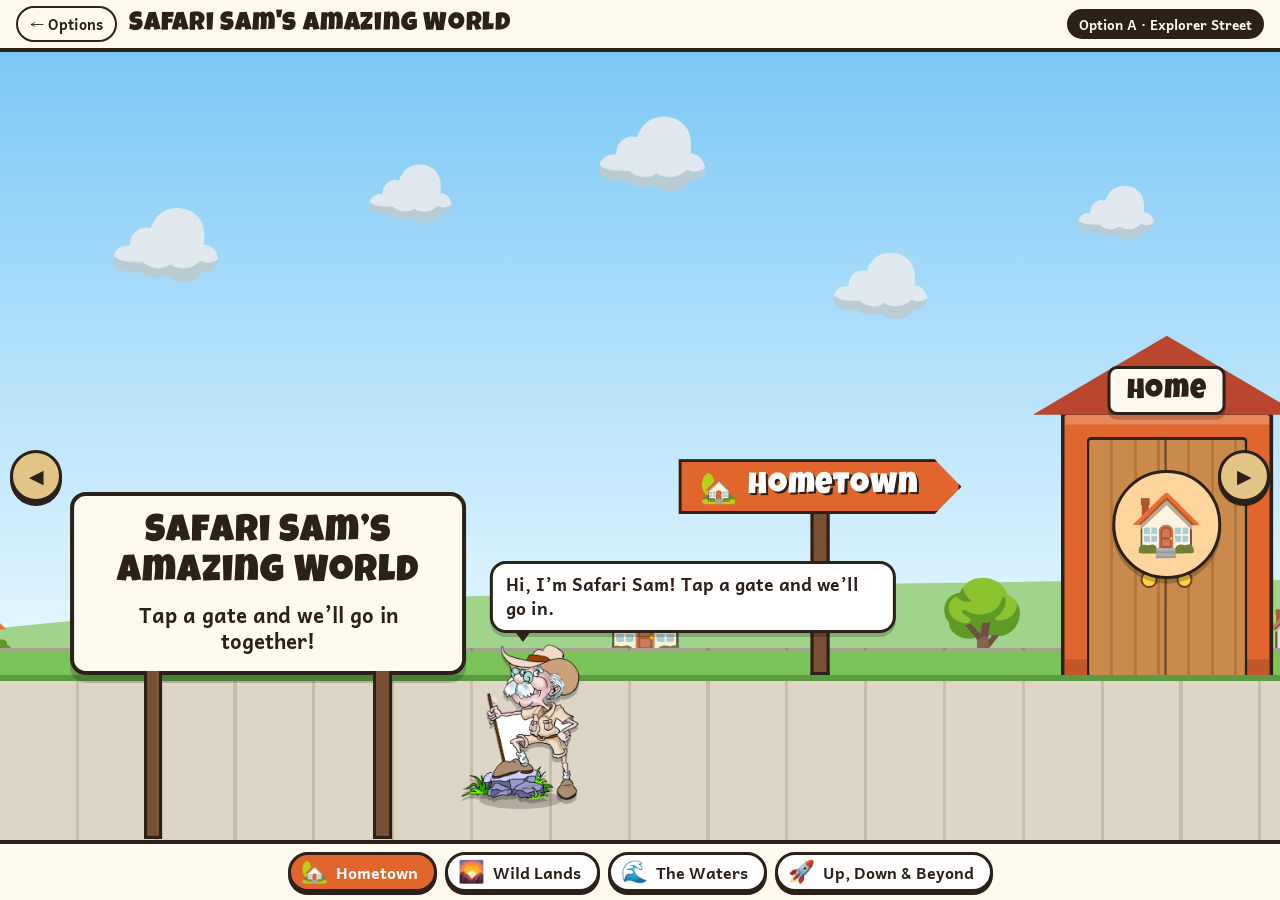
<file: prototypes/option-a-street.html>
<!doctype html>
<html lang="en">
<head>
<meta charset="utf-8">
<meta name="viewport" content="width=device-width, initial-scale=1, viewport-fit=cover">
<title>Explorer Street</title>
<link rel="preconnect" href="https://fonts.googleapis.com">
<link rel="preconnect" href="https://fonts.gstatic.com" crossorigin>
<link rel="stylesheet" href="https://fonts.googleapis.com/css2?family=Andika:wght@400;700&family=Luckiest+Guy&display=swap">
<link rel="stylesheet" href="shared/scene.css">
<link rel="stylesheet" href="shared/hub.css">
<style>
/* Option A — Explorer Street: one long street you swipe sideways. Gates stand in a row, grouped
   into four neighbourhoods; each neighbourhood has its own sky and road. Sizes in cqh = 1% of the street's height. */
body { display: grid; grid-template-rows: auto minmax(0, 1fr) auto; height: 100vh; height: 100dvh; overflow: hidden; background: #7cc8f5; }

.street {
  min-height: 0; position: relative; container-type: size;
  overflow-x: auto; overflow-y: hidden; overscroll-behavior-x: contain; scrollbar-width: none;
}
.street::-webkit-scrollbar { display: none; }
.track { position: relative; height: 100cqh; width: calc(var(--len) * 1cqh); }
.track > *, .layer > * { position: absolute; }
.layer { inset: 0; pointer-events: none; }
.at { left: calc(var(--x) * 1cqh); }

/* neighbourhood skies, far scenery and road */
.seg-sky {
  top: 0; bottom: 0; left: calc(var(--a) * 1cqh); width: calc(var(--w) * 1cqh);
  background: linear-gradient(var(--s1), var(--s2) 74%);
  -webkit-mask-image: linear-gradient(90deg, transparent, #000 16cqh);
  mask-image: linear-gradient(90deg, transparent, #000 16cqh);
}
.seg-sky.first { -webkit-mask-image: none; mask-image: none; }
.seg-far { bottom: 23cqh; height: 40cqh; left: calc(var(--a) * 1cqh); width: calc(var(--w) * 1cqh); pointer-events: none; }
.seg-far > * { position: absolute; }
.far-e { bottom: 0; transform: translateX(-50%); font-family: var(--ss-font-emoji); line-height: 1; font-size: calc(var(--s) * 1cqh); opacity: .95; }
.hillband { left: 0; right: 0; bottom: -2cqh; height: 12cqh; border-radius: 50% 50% 0 0 / 100% 100% 0 0; }
.mount { bottom: 0; width: 34cqh; height: 26cqh; clip-path: polygon(50% 0, 100% 100%, 0 100%); background: linear-gradient(#fff 0 18%, #b6a27c 18%); transform: translateX(-50%); }
.mount.b { width: 26cqh; height: 19cqh; background: linear-gradient(#fff 0 16%, #a28e69 16%); }
.sea { left: 0; right: 0; bottom: 0; height: 11cqh; background: linear-gradient(#2c9fd0, #6fd3ee); }
.sea::before {
  content: ''; position: absolute; left: 0; right: 0; top: -1.4cqh; height: 2.8cqh;
  background: radial-gradient(circle at 50% 100%, #2c9fd0 1.4cqh, transparent 1.5cqh) 0 0 / 4cqh 2.8cqh repeat-x;
}
.star { width: .5cqh; height: .5cqh; border-radius: 50%; background: #fff; box-shadow: 0 0 1cqh #fff; animation: ss-twinkle 3s ease-in-out infinite; }
.moon { width: 11cqh; height: 11cqh; border-radius: 50%; background: #fdf6d8; box-shadow: inset -2.2cqh -1cqh 0 #e6dcb4, 0 0 6cqh rgba(253, 246, 216, .5); }
.cloud { font-family: var(--ss-font-emoji); line-height: 1; font-size: calc(var(--s) * 1cqh); opacity: .95; pointer-events: none; }

.seg-ground { bottom: 0; height: 24cqh; left: calc(var(--a) * 1cqh); width: calc(var(--w) * 1cqh); border-top: .5cqh solid rgba(0, 0, 0, .25); }
.g-town { background: linear-gradient(#7cc35a 0 3cqh, #5a9c41 3cqh 3.8cqh, transparent 3.8cqh), repeating-linear-gradient(90deg, #ddd6c6 0 9.6cqh, #c6bdab 9.6cqh 10cqh), #ddd6c6; }
.g-wild { background: linear-gradient(#8fbf4f 0 3cqh, #6c9a39 3cqh 3.8cqh, transparent 3.8cqh), radial-gradient(circle, rgba(110, 80, 40, .35) .6cqh, transparent .7cqh) 0 0 / 6cqh 5cqh, #caa46e; }
.g-water { background: linear-gradient(#2c9fd0 0 3cqh, #1b7fb0 3cqh 3.8cqh, transparent 3.8cqh), repeating-linear-gradient(90deg, #c08a52 0 5.4cqh, #8f5f33 5.4cqh 6cqh); }
.g-beyond { background: linear-gradient(#3a3160 0 3cqh, #2a2348 3cqh 3.8cqh, transparent 3.8cqh), radial-gradient(circle, rgba(0, 0, 0, .25) 1.2cqh, transparent 1.3cqh) 0 0 / 11cqh 9cqh, #6d6593; }

/* signposts, welcome and end boards */
.post { bottom: 21cqh; transform: translateX(-50%); display: flex; flex-direction: column; align-items: center; z-index: 2; }
.post-board {
  display: flex; align-items: center; gap: 1.2cqh; padding: 1.4cqh 5cqh 1cqh 2.4cqh;
  font: 400 3.8cqh/1 var(--ss-font-display); letter-spacing: .03em; color: #fff; white-space: nowrap;
  background: var(--hood); border: .5cqh solid var(--ss-ink);
  clip-path: polygon(0 0, calc(100% - 3.4cqh) 0, 100% 50%, calc(100% - 3.4cqh) 100%, 0 100%);
  text-shadow: .3cqh .3cqh 0 var(--ss-ink);
}
.post-board span { font-family: var(--ss-font-emoji); text-shadow: none; }
.post-pole { width: 1.6cqh; height: 20cqh; background: #7a5034; border: .4cqh solid var(--ss-ink); border-top: 0; }
.board {
  bottom: 21cqh; transform: translateX(-50%); width: 44cqh; padding: 2.4cqh 2.6cqh 2cqh; z-index: 2; text-align: center;
  background: var(--ss-paper); border: .6cqh solid var(--ss-ink); border-radius: 2cqh; box-shadow: 0 1cqh 0 rgba(0, 0, 0, .18);
}
.board h2 { margin: 0 0 1cqh; font: 400 4.8cqh/1.05 var(--ss-font-display); letter-spacing: .03em; text-wrap: balance; }
.board p { margin: 0; font-weight: 700; font-size: max(12px, 2.6cqh); line-height: 1.3; }
.board::before, .board::after { content: ''; position: absolute; top: 100%; width: 1.6cqh; height: 21cqh; background: #7a5034; border: .4cqh solid var(--ss-ink); border-top: 0; }
.board::before { left: 18%; } .board::after { right: 18%; }

/* gates */
.gate {
  bottom: 21cqh; transform: translateX(-50%); z-index: 2;
  display: flex; flex-direction: column; align-items: center;
  margin: 0; padding: 0; border: 0; background: none; color: var(--ss-ink); font: inherit; cursor: pointer;
  -webkit-tap-highlight-color: transparent; touch-action: manipulation;
}
.gate-sign {
  position: relative; z-index: 2; margin-bottom: -.6cqh; padding: 1.2cqh 2cqh .8cqh; white-space: nowrap;
  font: 400 3.5cqh/1 var(--ss-font-display); letter-spacing: .03em;
  background: var(--ss-paper); border: .5cqh solid var(--ss-ink); border-radius: 1.2cqh; box-shadow: 0 .6cqh 0 rgba(0, 0, 0, .2);
}
.gate-frame {
  position: relative; width: 26cqh; height: 33cqh;
  background: var(--hood); border: .6cqh solid var(--ss-ink); border-bottom: 0; border-radius: 13cqh 13cqh 0 0;
  box-shadow: inset 0 -2cqh 0 rgba(0, 0, 0, .14), inset 0 1.2cqh 0 rgba(255, 255, 255, .22);
}
.gate-hole {
  position: absolute; left: 2.8cqh; right: 2.8cqh; top: 2.8cqh; bottom: 0; overflow: hidden;
  display: grid; place-items: center; perspective: 50cqh;
  background: radial-gradient(ellipse at 50% 85%, rgba(255, 255, 255, .55), transparent 62%), var(--peek);
  border: .5cqh solid var(--ss-ink); border-bottom: 0; border-radius: 10cqh 10cqh 0 0;
}
.gate-icon { font-family: var(--ss-font-emoji); font-size: 10.5cqh; line-height: 1; transition: transform .5s ease; }
.gate-door {
  position: absolute; top: 0; bottom: 0; width: 50%;
  background: repeating-linear-gradient(90deg, #c98a4b 0 2.6cqh, #b5763c 2.6cqh 3cqh);
  transition: transform .55s cubic-bezier(.5, 0, .25, 1);
}
.gate-door.l { left: 0; transform-origin: 0 50%; border-right: .3cqh solid #6b4426; }
.gate-door.r { right: 0; transform-origin: 100% 50%; border-left: .3cqh solid #6b4426; }
.gate-door::after { content: ''; position: absolute; top: 56%; width: 1.6cqh; height: 1.6cqh; border-radius: 50%; background: var(--ss-sun); border: .3cqh solid #6b4426; }
.gate-door.l::after { right: 1.2cqh; } .gate-door.r::after { left: 1.2cqh; }
.gate:hover .gate-door.l, .gate:focus-visible .gate-door.l { transform: rotateY(-38deg); }
.gate:hover .gate-door.r, .gate:focus-visible .gate-door.r { transform: rotateY(38deg); }
.gate.open .gate-door.l { transform: rotateY(-102deg); }
.gate.open .gate-door.r { transform: rotateY(102deg); }
.gate.open .gate-icon { transform: scale(1.5); }
.gate-badge {
  position: absolute; z-index: 2; top: 13%; left: 50%; transform: translateX(-50%);
  width: 13cqh; height: 13cqh; display: grid; place-items: center;
  font-family: var(--ss-font-emoji); font-size: 7.6cqh; line-height: 1;
  background: var(--peek); border: .5cqh solid var(--ss-ink); border-radius: 50%; box-shadow: 0 .6cqh 0 rgba(0, 0, 0, .22);
  transition: opacity .3s, transform .3s;
}
.gate.open .gate-badge { opacity: 0; transform: translateX(-50%) scale(.5); }
.gate--round .gate-badge { top: 50%; transform: translate(-50%, -50%); }
.gate--round.open .gate-badge { transform: translate(-50%, -50%) scale(.5); }
.gate:focus-visible { outline: none; }
.gate:focus-visible .gate-sign { background: var(--ss-sun); }

.gate--door .gate-frame { border-radius: .8cqh .8cqh 0 0; }
.gate--door .gate-frame::before {
  content: ''; position: absolute; left: -4cqh; right: -4cqh; bottom: 100%; height: 10cqh;
  clip-path: polygon(50% 0, 100% 100%, 0 100%); background: #b9472f;
}
.gate--door .gate-hole { border-radius: .6cqh .6cqh 0 0; }
.gate--cave .gate-frame {
  border-radius: 48% 52% 6% 6% / 62% 58% 0 0;
  background: radial-gradient(circle at 30% 30%, rgba(255, 255, 255, .18) 1.2cqh, transparent 1.3cqh) 0 0 / 7cqh 6cqh, color-mix(in srgb, var(--hood) 30%, #7d6b5d);
}
.gate--cave .gate-hole { border-radius: 50% 50% 0 0 / 72% 72% 0 0; }
.gate--round .gate-frame {
  width: 28cqh; height: 28cqh; margin-bottom: 5cqh; border-radius: 50%; border-bottom: .6cqh solid var(--ss-ink);
  background: radial-gradient(circle, #e4eef5 1cqh, transparent 1.1cqh) 0 0 / 5.2cqh 5.2cqh, #8fb1c7;
}
.gate--round .gate-frame::after {
  content: ''; position: absolute; top: 100%; left: 50%; width: 4cqh; height: 5.6cqh; transform: translateX(-50%);
  background: #5e7486; border: .4cqh solid var(--ss-ink); border-top: 0;
}
.gate--round .gate-hole { left: 3.4cqh; right: 3.4cqh; top: 3.4cqh; bottom: 3.4cqh; border-radius: 50%; border-bottom: .5cqh solid var(--ss-ink); }
.gate--round .gate-door { background: repeating-linear-gradient(0deg, #9fb7c9 0 2.4cqh, #87a2b6 2.4cqh 2.8cqh); }

/* Sam walking along the street */
.walker { bottom: 5cqh; width: 15cqh; transform: translateX(-50%); z-index: 4; pointer-events: none; transition: left 1s linear; }
.walker::after { content: ''; position: absolute; left: 15%; right: 15%; bottom: -1cqh; height: 2.4cqh; border-radius: 50%; background: rgba(0, 0, 0, .2); z-index: -1; }
.walker.walking .sam-svg { animation: walk .3s ease-in-out infinite alternate; }
@keyframes walk { from { transform: translateY(0) rotate(-4deg); } to { transform: translateY(-1.8cqh) rotate(4deg); } }
.walker .hub-say { left: 50%; bottom: calc(100% + 1.4cqh); transform: translate(-30px, 6px) scale(.94); transform-origin: 30px 100%; }
.walker .hub-say.show { transform: translate(-30px, 0); }
.walker .hub-say::after { left: 30px; }

/* bottom bar: jump to a neighbourhood */
.hoods {
  display: flex; gap: 8px; justify-content: center; overflow-x: auto;
  padding: 8px max(16px, env(safe-area-inset-right, 0px)) calc(8px + env(safe-area-inset-bottom, 0px)) max(16px, env(safe-area-inset-left, 0px));
  background: var(--ss-paper); border-top: 4px solid var(--ss-ink);
}
.hub-btn {
  display: inline-flex; align-items: center; gap: 8px; padding: 6px 16px 6px 10px; white-space: nowrap;
  font: 700 1rem/1 var(--ss-font-body); color: var(--ss-ink); cursor: pointer;
  background: #fff; border: 3px solid var(--ss-ink); border-radius: 999px; box-shadow: 0 3px 0 var(--ss-ink);
}
.hub-btn .i { font-family: var(--ss-font-emoji); font-size: 1.35rem; }
.hub-btn[aria-current="true"] { background: var(--hood); color: #fff; }
@media (max-width: 640px) { .hub-btn .t { display: none; } .hub-btn { padding: 6px 12px; } }

.arrow {
  position: fixed; top: 50%; z-index: 8; width: 52px; height: 52px; border-radius: 50%;
  font-size: 1.2rem; color: var(--ss-ink); cursor: pointer;
  background: var(--ss-khaki); border: 3px solid var(--ss-ink); box-shadow: 0 4px 0 var(--ss-ink);
}
.arrow.l { left: max(10px, env(safe-area-inset-left, 0px)); }
.arrow.r { right: max(10px, env(safe-area-inset-right, 0px)); }
@media (hover: none) { .arrow { display: none; } }
@media (prefers-reduced-motion: reduce) { .walker, .gate-door, .gate-icon { transition: none !important; } .walker .sam-svg, .star { animation: none !important; } }
</style>
</head>
<body>
<header class="hub-bar">
  <a class="hub-back" href="index.html">← Options</a>
  <h1 class="hub-name">Safari Sam's Amazing World</h1>
  <span class="hub-opt">Option A · Explorer Street</span>
</header>

<main class="street" id="street" aria-label="Explorer Street">
  <div class="track" id="track"></div>
</main>

<nav class="hoods" id="hoods" aria-label="Neighbourhoods"></nav>
<button type="button" class="arrow l" id="left" aria-label="Walk left">◀</button>
<button type="button" class="arrow r" id="right" aria-label="Walk right">▶</button>

<script src="shared/worlds.js"></script>
<script src="shared/facts.js"></script>
<script src="shared/scene.js"></script>
<script>
(function () {
  const { hoods, worlds } = window.SAFARI;
  const street = document.getElementById('street');
  const track = document.getElementById('track');
  const nav = document.getElementById('hoods');

  // How each neighbourhood looks from the street.
  const LOOK = {
    town:   { s1: '#7cc8f5', s2: '#e3f6ff', far: '🏡🌳🏠🌳🏘️🌳🏡🌳🏠', clouds: true },
    wild:   { s1: '#f7b267', s2: '#fde9c4', far: '🌲🌴🌳🌲🌵🌳🌲🌴', clouds: true },
    water:  { s1: '#5fd0e6', s2: '#e0fbff', far: '⛵ 🏝️ 🐋 ⛵ 🏝️', clouds: true },
    beyond: { s1: '#14123a', s2: '#5a3f8a', far: '', clouds: false }
  };
  const GATE = 40;
  const cqh = () => street.clientHeight / 100;
  const html = (tag, cls, inner, vars) => {
    const n = document.createElement(tag);
    n.className = cls;
    if (inner != null) n.innerHTML = inner;
    for (const k in vars || {}) n.style.setProperty('--' + k, vars[k]);
    return n;
  };
  const rnd = (() => { let s = 7; return () => ((s = (s * 16807) % 2147483647) / 2147483647); })();

  // ---- lay the street out (all positions in cqh units) ----
  const gateX = {};
  const segs = [];
  let x = 84;
  track.append(html('div', 'board at', '<h2>Safari Sam’s Amazing World</h2><p>Tap a gate and we’ll go in together!</p>', { x: 34 }));

  hoods.forEach((h, i) => {
    const a = i === 0 ? 0 : x;
    track.append(html('div', 'post at', `<div class="post-board"><span>${h.icon}</span>${h.name}</div><div class="post-pole"></div>`, { x: x + 20, hood: h.color }));
    x += 44;
    for (const w of worlds.filter((w) => w.hood === h.id)) {
      const g = html('button', 'gate at gate--' + w.gate, `
        <span class="gate-sign">${w.name}</span>
        <span class="gate-frame"><span class="gate-hole">
          <span class="gate-icon" aria-hidden="true">${w.icon}</span>
          <span class="gate-door l"></span><span class="gate-door r"></span>
          <span class="gate-badge" aria-hidden="true">${w.icon}</span>
        </span></span>`, { x: x + GATE / 2, hood: h.color, peek: w.peek });
      g.type = 'button';
      g.setAttribute('aria-label', 'Go into the ' + w.name);
      g.addEventListener('click', () => go(w.id, g));
      gateX[w.id] = x + GATE / 2;
      track.append(g);
      x += GATE;
    }
    x += 16;
    segs.push({ h, a, b: x });
  });
  track.append(html('div', 'board at', '<h2>More gates soon!</h2><p>New places can be added to the end of the street.</p>', { x: x + 30 }));
  x += 70;
  segs[segs.length - 1].b = x;
  track.style.setProperty('--len', x);

  // ---- skies, far scenery, road (three layers, so each sky fades over the one before it) ----
  const skyL = html('div', 'layer'), farL = html('div', 'layer'), groundL = html('div', 'layer');
  track.prepend(skyL, farL, groundL);
  segs.forEach((s, i) => {
    const look = LOOK[s.h.id];
    const from = i === 0 ? 0 : s.a - 16;
    const W = s.b - s.a;
    skyL.append(html('div', 'seg-sky' + (i === 0 ? ' first' : ''), null, { a: from, w: s.b - from, s1: look.s1, s2: look.s2 }));
    groundL.append(html('div', 'seg-ground g-' + s.h.id, null, { a: s.a, w: W }));
    const far = html('div', 'seg-far', null, { a: s.a, w: W });
    if (s.h.id === 'town') {
      const hills = html('div', 'hillband');
      hills.style.background = '#9fd48a';
      far.append(hills);
    }
    if (s.h.id === 'wild') {
      for (let m = 0; m < W / 40; m++) {
        const big = html('div', 'mount' + (m % 2 ? ' b' : ''));
        big.style.left = ((m * 40 + 18) / W * 100) + '%';
        far.append(big);
      }
    }
    if (s.h.id === 'water') far.append(html('div', 'sea'));
    if (s.h.id === 'beyond') {
      for (let k = 0; k < W / 3; k++) {
        const st = html('div', 'star');
        st.style.left = rnd() * 100 + '%';
        st.style.bottom = 12 + rnd() * 160 + '%';
        st.style.animationDelay = (-rnd() * 3).toFixed(2) + 's';
        far.append(st);
      }
      const moon = html('div', 'moon');
      moon.style.left = '62%'; moon.style.bottom = '150%';
      far.append(moon);
      ['🪐', '🛰️'].forEach((e, k) => {
        const f = html('span', 'far-e', e, { s: k ? 6 : 9 });
        f.style.left = (k ? 30 : 86) + '%'; f.style.bottom = (k ? 175 : 120) + '%';
        far.append(f);
      });
    }
    const glyphs = look.far.match(/\p{Extended_Pictographic}️?/gu) || [];
    glyphs.forEach((e, k) => {
      const f = html('span', 'far-e', e, { s: s.h.id === 'water' ? 7 : 9 + rnd() * 3 });
      f.style.left = ((k + 0.5) / glyphs.length * 100) + '%';
      if (s.h.id === 'water') f.style.bottom = '5cqh';
      far.append(f);
    });
    if (look.clouds) {
      for (let c = 0; c < W / 30; c++) {
        const cl = html('span', 'cloud at', '☁️', { x: s.a + 8 + c * 30 + rnd() * 10, s: 8 + rnd() * 6 });
        cl.style.top = (6 + rnd() * 20) + '%';
        farL.append(cl);
      }
    }
    far.dataset.seg = i;
    farL.append(far);
  });

  // ---- Sam ----
  let samX = 66;
  const walker = html('div', 'walker at', window.SafariScene.sam() + '<div class="hub-say" aria-live="polite"></div>', { x: samX });
  track.append(walker);
  const bubble = walker.querySelector('.hub-say');
  let sayT;
  const say = (t, ms) => {
    bubble.textContent = t;
    bubble.classList.add('show');
    clearTimeout(sayT);
    sayT = setTimeout(() => bubble.classList.remove('show'), ms || 4000);
  };
  setTimeout(() => say('Hi, I’m Safari Sam! Tap a gate and we’ll go in.', 6000), 500);

  // ---- going through a gate ----
  let busy = false;
  const reduce = matchMedia('(prefers-reduced-motion: reduce)').matches;
  function go(id, gateEl) {
    if (busy || window.SafariScene.isOpen()) return;
    busy = true;
    bubble.classList.remove('show');
    const to = gateX[id];
    const dist = Math.abs(to - samX);
    const ms = reduce ? 0 : Math.min(1500, 200 + dist * 6);
    street.scrollTo({ left: to * cqh() - street.clientWidth / 2, behavior: reduce ? 'auto' : 'smooth' });
    walker.style.transitionDuration = ms + 'ms';
    walker.classList.toggle('walking', ms > 0 && dist > 1);
    walker.style.setProperty('--x', to);
    samX = to;
    setTimeout(() => {
      walker.classList.remove('walking');
      gateEl.classList.add('open');
      setTimeout(() => window.SafariScene.open(id, {
        onClose: () => {
          gateEl.classList.remove('open');
          busy = false;
          say('Where shall we go next?', 3000);
        }
      }), reduce ? 0 : 560);
    }, ms);
  }

  // ---- neighbourhood buttons, arrows, wheel, parallax ----
  const btns = segs.map((s) => {
    const b = html('button', 'hub-btn', `<span class="i" aria-hidden="true">${s.h.icon}</span><span class="t">${s.h.name}</span>`, { hood: s.h.color });
    b.type = 'button';
    b.setAttribute('aria-label', s.h.name);
    b.addEventListener('click', () => street.scrollTo({ left: s.a * cqh() - 8, behavior: 'smooth' }));
    nav.append(b);
    return b;
  });
  const fars = [...track.querySelectorAll('.seg-far')];
  const clouds = [...track.querySelectorAll('.cloud')];
  function onScroll() {
    const k = cqh();
    const mid = (street.scrollLeft + street.clientWidth / 2) / k;
    const idx = Math.max(0, segs.findIndex((s) => mid >= s.a && mid < s.b));
    btns.forEach((b, i) => b.setAttribute('aria-current', i === idx ? 'true' : 'false'));
    if (reduce) return;
    fars.forEach((f) => {
      const s = segs[f.dataset.seg];
      f.style.transform = `translateX(${(mid - (s.a + s.b) / 2) * k * 0.22}px)`;
    });
    clouds.forEach((c) => { c.style.transform = `translateX(${street.scrollLeft * 0.35}px)`; });
  }
  street.addEventListener('scroll', () => requestAnimationFrame(onScroll), { passive: true });
  window.addEventListener('resize', onScroll);
  onScroll();
  street.addEventListener('wheel', (e) => {
    if (window.SafariScene.isOpen()) return;
    if (Math.abs(e.deltaY) > Math.abs(e.deltaX)) { street.scrollLeft += e.deltaY; e.preventDefault(); }
  }, { passive: false });
  document.getElementById('left').addEventListener('click', () => street.scrollBy({ left: -street.clientWidth * 0.7, behavior: 'smooth' }));
  document.getElementById('right').addEventListener('click', () => street.scrollBy({ left: street.clientWidth * 0.7, behavior: 'smooth' }));
})();
</script>
</body>
</html>
</file>
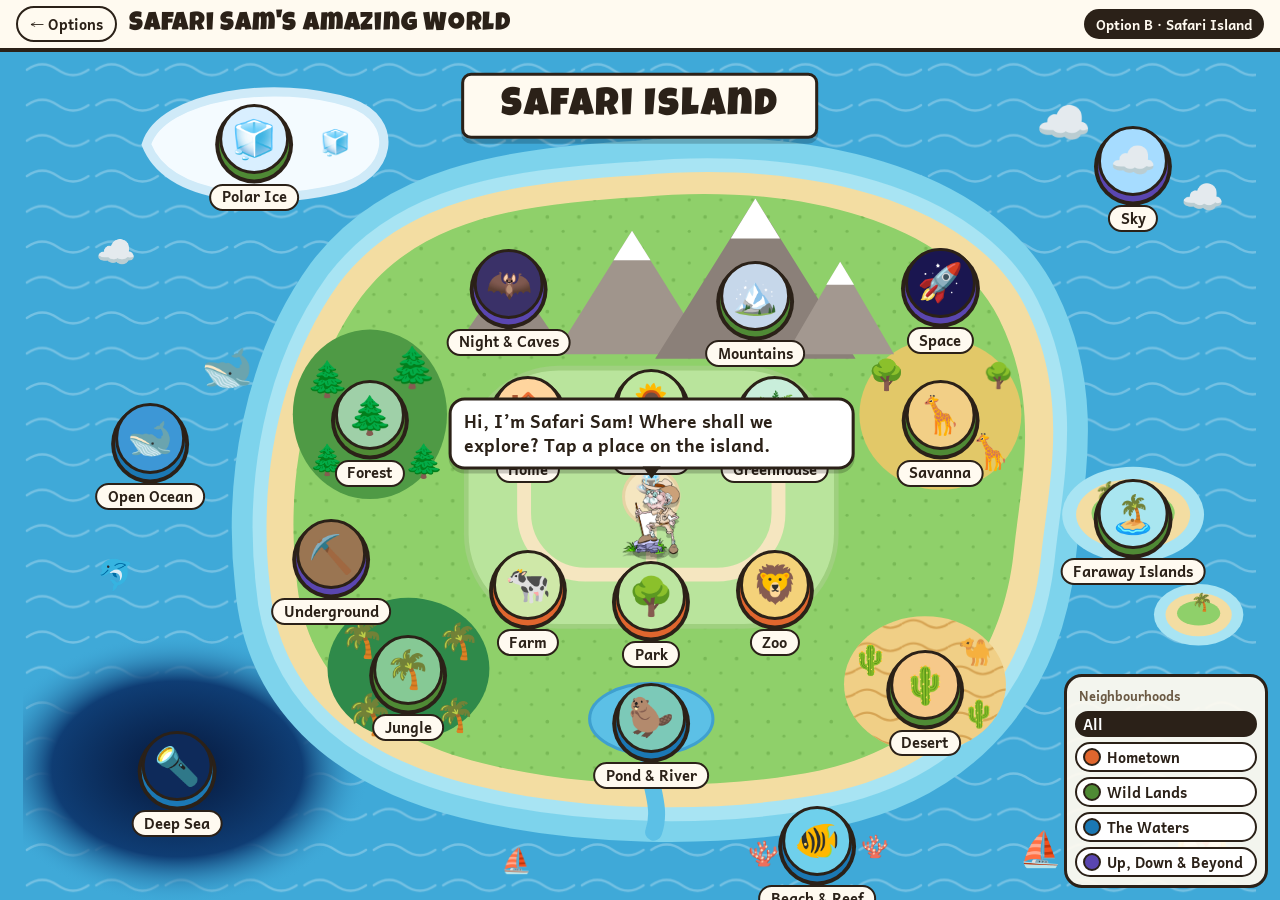
<file: prototypes/option-b-island.html>
<!doctype html>
<html lang="en">
<head>
<meta charset="utf-8">
<meta name="viewport" content="width=device-width, initial-scale=1, viewport-fit=cover">
<title>Safari Island</title>
<link rel="preconnect" href="https://fonts.googleapis.com">
<link rel="preconnect" href="https://fonts.gstatic.com" crossorigin>
<link rel="stylesheet" href="https://fonts.googleapis.com/css2?family=Andika:wght@400;700&family=Luckiest+Guy&display=swap">
<link rel="stylesheet" href="shared/scene.css">
<link rel="stylesheet" href="shared/hub.css">
<style>
/* Option B — Safari Island: one illustrated island seen from above. Each place sits where it belongs in
   nature; tap it and Sam travels there, then the map zooms in. Map units are 1600 x 1100; sizes in cqw = 1% of map width. */
body { display: grid; grid-template-rows: auto minmax(0, 1fr); height: 100vh; height: 100dvh; overflow: hidden; background: #3fa9d8; }

.wrap { min-height: 0; position: relative; display: flex; overflow: auto; container-type: size; overscroll-behavior: contain; scrollbar-width: thin; }
.map {
  position: relative; flex: none; margin: auto;
  width: max(900px, calc(100cqh * 16 / 11)); aspect-ratio: 16 / 11;
  container-type: inline-size;
  transform-origin: var(--ox, 50%) var(--oy, 50%);
  transition: transform .85s cubic-bezier(.55, 0, .35, 1), filter .85s;
}
.map.zoom { transform: scale(2.8); filter: saturate(1.2) brightness(1.08); }
.map > svg { position: absolute; inset: 0; width: 100%; height: 100%; display: block; }
.spot { position: absolute; left: calc(var(--x) / 16 * 1%); top: calc(var(--y) / 11 * 1%); }

.decor { transform: translate(-50%, -50%); font-family: var(--ss-font-emoji); line-height: 1; font-size: calc(var(--s) * 1cqw); pointer-events: none; user-select: none; }
.decor.drift { animation: ss-drift 9s ease-in-out infinite alternate; }

.title-scroll {
  transform: translate(-50%, -50%); padding: 1cqw 3cqw .7cqw; white-space: nowrap;
  font: 400 3.2cqw/1 var(--ss-font-display); letter-spacing: .05em; color: var(--ss-ink);
  background: var(--ss-paper); border: .3cqw solid var(--ss-ink); border-radius: .8cqw;
  box-shadow: 0 .4cqw 0 rgba(0, 0, 0, .2); pointer-events: none;
}

.pin {
  transform: translate(-50%, -32%); z-index: 3;
  display: flex; flex-direction: column; align-items: center;
  margin: 0; padding: 0; border: 0; background: none; color: var(--ss-ink); font: inherit; cursor: pointer;
  -webkit-tap-highlight-color: transparent; touch-action: manipulation; transition: opacity .3s;
}
.pin-medal {
  width: 5.2cqw; height: 5.2cqw; display: grid; place-items: center;
  font-family: var(--ss-font-emoji); font-size: 3cqw; line-height: 1;
  background: var(--peek); border: .32cqw solid var(--ss-ink); border-radius: 50%;
  box-shadow: 0 .45cqw 0 var(--hood), 0 .45cqw 0 .32cqw var(--ss-ink);
  animation: pin-bob 3.2s ease-in-out var(--d, 0s) infinite;
  transition: scale .15s;
}
@keyframes pin-bob { 50% { transform: translateY(-.35cqw); } }
.pin-name {
  margin-top: .75cqw; padding: .25em .7em .3em; white-space: nowrap;
  font: 700 max(11px, 1.2cqw)/1 var(--ss-font-body);
  background: var(--ss-paper); border: 2px solid var(--ss-ink); border-radius: 999px;
}
.pin:hover .pin-medal, .pin:focus-visible .pin-medal { scale: 1.14; }
.pin:focus-visible { outline: none; }
.pin:focus-visible .pin-name { background: var(--ss-sun); }
.map[data-only] .pin:not(.on) { opacity: .28; }

.sam-pin {
  z-index: 5; width: 4.6cqw; transform: translate(-50%, -88%); pointer-events: none;
  transition: left var(--t, .8s) ease-in-out, top var(--t, .8s) ease-in-out;
}
.sam-pin::after { content: ''; position: absolute; left: 18%; right: 18%; bottom: -.4cqw; height: 1.2cqw; border-radius: 50%; background: rgba(0, 0, 0, .25); z-index: -1; }
.sam-pin.travel .sam-svg { animation: hop .28s ease-in-out infinite alternate; }
@keyframes hop { to { transform: translateY(-1cqw) rotate(5deg); } }
.sam-pin .hub-say { left: 50%; bottom: calc(100% + .8cqw); }

.legend {
  position: fixed; z-index: 8; right: max(12px, env(safe-area-inset-right, 0px)); bottom: calc(12px + env(safe-area-inset-bottom, 0px));
  display: flex; flex-direction: column; align-items: stretch; gap: 5px;
  padding: 8px; background: rgba(255, 250, 240, .94); border: 3px solid var(--ss-ink); border-radius: 18px;
}
.legend-t { padding: 0 4px; font-size: .8rem; font-weight: 700; color: #6b5a44; }
.hub-btn {
  display: inline-flex; align-items: center; gap: 6px; padding: 4px 12px 4px 6px; white-space: nowrap;
  font: 700 .9rem/1 var(--ss-font-body); color: var(--ss-ink); cursor: pointer;
  background: #fff; border: 2px solid var(--ss-ink); border-radius: 999px;
}
.hub-btn .dot { width: 14px; height: 14px; border-radius: 50%; background: var(--hood); border: 2px solid var(--ss-ink); }
.hub-btn[aria-pressed="true"] { background: var(--hood); color: #fff; }
@media (max-width: 640px) { .legend-t { display: none; } .hub-btn .t { display: none; } .hub-btn { padding: 4px 6px; } }
@media (prefers-reduced-motion: reduce) { .map, .sam-pin { transition: none !important; } .pin-medal, .decor, .sam-pin .sam-svg { animation: none !important; } }
</style>
</head>
<body>
<header class="hub-bar">
  <a class="hub-back" href="index.html">← Options</a>
  <h1 class="hub-name">Safari Sam's Amazing World</h1>
  <span class="hub-opt">Option B · Safari Island</span>
</header>

<main class="wrap" id="wrap" aria-label="Safari Island map">
  <div class="map" id="map">
    <svg viewBox="0 0 1600 1100" preserveAspectRatio="none" aria-hidden="true">
      <defs>
        <path id="isl" d="M800 160 C1010 140 1230 190 1300 330 C1360 450 1330 560 1320 660 C1305 790 1230 920 1050 960 C900 990 720 985 580 950 C420 910 330 820 320 690 C305 560 330 410 410 300 C490 195 620 170 800 160 Z"/>
        <pattern id="waves" width="90" height="46" patternUnits="userSpaceOnUse"><path d="M5 23 q20 -14 40 0 t40 0" fill="none" stroke="#fff" stroke-opacity=".28" stroke-width="3" stroke-linecap="round"/></pattern>
        <pattern id="dunes" width="60" height="30" patternUnits="userSpaceOnUse"><path d="M0 22 q15 -10 30 0 t30 0" fill="none" stroke="#d6a453" stroke-width="3"/></pattern>
        <pattern id="tufts" width="44" height="44" patternUnits="userSpaceOnUse"><circle cx="10" cy="12" r="2.6" fill="#78b955"/><circle cx="32" cy="32" r="2.2" fill="#78b955"/></pattern>
        <radialGradient id="trench"><stop offset="0" stop-color="#06173a"/><stop offset=".65" stop-color="#0f3d74"/><stop offset="1" stop-color="#3fa9d8" stop-opacity="0"/></radialGradient>
      </defs>
      <rect width="1600" height="1100" fill="#3fa9d8"/>
      <rect width="1600" height="1100" fill="url(#waves)"/>
      <ellipse cx="200" cy="930" rx="250" ry="175" fill="url(#trench)"/>
      <use href="#isl" fill="#7dd3ec" stroke="#7dd3ec" stroke-width="90" stroke-linejoin="round"/>
      <use href="#isl" fill="#a8e4f3" stroke="#a8e4f3" stroke-width="36" stroke-linejoin="round"/>
      <use href="#isl" fill="#f3dda2"/>
      <use href="#isl" fill="#8fd06a" transform="translate(815 560) scale(.93) translate(-815 -560)"/>
      <use href="#isl" fill="url(#tufts)" transform="translate(815 560) scale(.93) translate(-815 -560)"/>
      <!-- faraway islets -->
      <ellipse cx="1440" cy="600" rx="92" ry="62" fill="#a8e4f3"/><ellipse cx="1440" cy="600" rx="74" ry="46" fill="#f3dda2"/><ellipse cx="1440" cy="598" rx="54" ry="30" fill="#8fd06a"/>
      <ellipse cx="1525" cy="730" rx="58" ry="40" fill="#a8e4f3"/><ellipse cx="1525" cy="730" rx="43" ry="28" fill="#f3dda2"/><ellipse cx="1525" cy="728" rx="28" ry="16" fill="#8fd06a"/>
      <!-- polar ice floe -->
      <path d="M160 120 C180 55 330 35 425 66 C490 88 480 162 405 178 C320 198 190 195 160 120 Z" fill="#f4fbff" stroke="#cfeaf8" stroke-width="12"/>
      <!-- wild lands -->
      <ellipse cx="450" cy="470" rx="100" ry="110" fill="#4f9a45"/>
      <ellipse cx="500" cy="800" rx="105" ry="92" fill="#2f8a4a"/>
      <ellipse cx="1190" cy="470" rx="105" ry="98" fill="#e2c868"/>
      <ellipse cx="1170" cy="820" rx="105" ry="88" fill="#f0cf86"/>
      <ellipse cx="1170" cy="820" rx="105" ry="88" fill="url(#dunes)"/>
      <!-- mountains and the cave -->
      <polygon points="560,385 630,282 700,385" fill="#958a82"/>
      <path d="M606 385 Q630 330 654 385 Z" fill="#2b2118"/>
      <polygon points="690,392 790,232 890,392" fill="#a0958c"/><polygon points="790,232 766,270 814,270" fill="#fff"/>
      <polygon points="820,398 950,190 1080,398" fill="#8b8079"/><polygon points="950,190 918,242 982,242" fill="#fff"/>
      <polygon points="990,392 1060,272 1130,392" fill="#a39890"/><polygon points="1060,272 1042,302 1078,302" fill="#fff"/>
      <!-- hometown -->
      <rect x="575" y="410" width="480" height="335" rx="120" fill="#b9e49c" stroke="#9fd07f" stroke-width="6"/>
      <rect x="650" y="478" width="330" height="200" rx="80" fill="none" stroke="#f5e6c0" stroke-width="18"/>
      <line x1="815" y1="478" x2="815" y2="678" stroke="#f5e6c0" stroke-width="14"/>
      <circle cx="815" cy="577" r="36" fill="#f5e6c0" stroke="#e6d3a4" stroke-width="4"/>
      <!-- lake and river to the sea -->
      <path d="M815 900 C803 940 832 972 818 1012" stroke="#5cc0e6" stroke-width="22" fill="none" stroke-linecap="round"/>
      <ellipse cx="815" cy="865" rx="80" ry="46" fill="#5cc0e6" stroke="#3fa0cf" stroke-width="4"/>
      <!-- launch pad and the dig site -->
      <circle cx="1190" cy="300" r="42" fill="#d4d4dc" stroke="#8a8a96" stroke-width="6"/>
      <ellipse cx="400" cy="652" rx="44" ry="24" fill="#5a3d24" stroke="#3b2716" stroke-width="4"/>
    </svg>
  </div>
</main>

<div class="legend" id="legend" aria-label="Show one neighbourhood"><span class="legend-t">Neighbourhoods</span></div>

<script src="shared/worlds.js"></script>
<script src="shared/facts.js"></script>
<script src="shared/scene.js"></script>
<script>
(function () {
  const { hoods, worlds } = window.SAFARI;
  const wrap = document.getElementById('wrap');
  const map = document.getElementById('map');
  const legend = document.getElementById('legend');
  const reduce = matchMedia('(prefers-reduced-motion: reduce)').matches;

  // Where each place sits on the island (map units, 1600 x 1100).
  const SPOTS = {
    home: [655, 465], garden: [815, 455], greenhouse: [975, 465],
    farm: [655, 690], park: [815, 705], zoo: [975, 690],
    forest: [450, 470], jungle: [500, 800], savanna: [1190, 470], desert: [1170, 820],
    mountains: [950, 315], polar: [300, 112], islands: [1440, 598],
    pond: [815, 862], reef: [1030, 1022], ocean: [165, 500], deep: [200, 925],
    sky: [1440, 140], night: [630, 300], underground: [400, 650], space: [1190, 298]
  };
  const PLAZA = [815, 600];
  const DECOR = [
    ['🌲', 395, 425, 2.8], ['🌲', 505, 410, 3.2], ['🌲', 520, 530, 2.6], ['🌲', 395, 530, 2.4],
    ['🌴', 440, 760, 3], ['🌴', 565, 765, 2.8], ['🌴', 450, 860, 3.2], ['🌴', 560, 860, 2.6],
    ['🦒', 1255, 520, 2.8], ['🌳', 1120, 420, 2.4], ['🌳', 1265, 420, 2],
    ['🌵', 1100, 790, 2.4], ['🌵', 1240, 860, 2.2], ['🐪', 1235, 780, 2.2],
    ['🐋', 265, 410, 3.4], ['🐬', 120, 680, 2.4], ['⛵', 1320, 1035, 2.8], ['⛵', 640, 1050, 2],
    ['🪸', 960, 1040, 2], ['🪸', 1105, 1030, 1.8], ['🧭', 1530, 1030, 3.6], ['🧊', 405, 118, 2],
    ['☁️', 1350, 92, 3.6, 'drift'], ['☁️', 1530, 190, 2.8, 'drift'], ['☁️', 120, 260, 2.6, 'drift'],
    ['🌴', 1410, 575, 2], ['🌴', 1530, 715, 1.4], ['⛲', 815, 556, 2.2]
  ];

  const node = (tag, cls, inner, vars) => {
    const n = document.createElement(tag);
    n.className = cls;
    if (inner != null) n.innerHTML = inner;
    for (const k in vars || {}) n.style.setProperty('--' + k, vars[k]);
    return n;
  };

  map.append(node('div', 'spot title-scroll', 'Safari Island', { x: 800, y: 70 }));
  DECOR.forEach(([e, x, y, s, cls]) => map.append(node('span', 'spot decor' + (cls ? ' ' + cls : ''), e, { x, y, s })));

  // ---- pins ----
  const pins = worlds.map((w, i) => {
    const hood = hoods.find((h) => h.id === w.hood);
    const [x, y] = SPOTS[w.id];
    const p = node('button', 'spot pin', `<span class="pin-medal" aria-hidden="true">${w.icon}</span><span class="pin-name">${w.id === 'greenhouse' ? 'Greenhouse' : w.name}</span>`,
      { x, y, hood: hood.color, peek: w.peek, d: (-(i * 0.37) % 3).toFixed(2) + 's' });
    p.type = 'button';
    p.dataset.hood = w.hood;
    p.setAttribute('aria-label', 'Go to the ' + w.name);
    p.addEventListener('click', () => go(w, x, y));
    map.append(p);
    return p;
  });

  // ---- Sam ----
  const sam = node('div', 'spot sam-pin', window.SafariScene.sam() + '<div class="hub-say" aria-live="polite"></div>', { x: PLAZA[0], y: PLAZA[1] + 40 });
  map.append(sam);
  let here = [PLAZA[0], PLAZA[1] + 40];
  const bubble = sam.querySelector('.hub-say');
  let sayT;
  const say = (t, ms) => {
    bubble.textContent = t;
    bubble.classList.add('show');
    clearTimeout(sayT);
    sayT = setTimeout(() => bubble.classList.remove('show'), ms || 4000);
  };

  // Start with the town in the middle of the screen (matters on phones, where the map is wider than the screen).
  const centreOn = (x, y, smooth) => wrap.scrollTo({
    left: map.offsetLeft + x / 1600 * map.clientWidth - wrap.clientWidth / 2,
    top: map.offsetTop + y / 1100 * map.clientHeight - wrap.clientHeight / 2,
    behavior: smooth && !reduce ? 'smooth' : 'auto'
  });
  centreOn(PLAZA[0], PLAZA[1], false);
  setTimeout(() => say('Hi, I’m Safari Sam! Where shall we explore? Tap a place on the island.', 6500), 500);

  // ---- going somewhere ----
  let busy = false;
  function go(w, x, y) {
    if (busy || window.SafariScene.isOpen()) return;
    busy = true;
    bubble.classList.remove('show');
    const to = [x + 46, y + 70];
    const dist = Math.hypot(to[0] - here[0], to[1] - here[1]);
    const ms = reduce ? 0 : Math.min(1300, 250 + dist * 1.1);
    sam.style.setProperty('--t', ms + 'ms');
    sam.classList.toggle('travel', ms > 0);
    sam.style.setProperty('--x', to[0]);
    sam.style.setProperty('--y', to[1]);
    here = to;
    centreOn(x, y, true);
    setTimeout(() => {
      sam.classList.remove('travel');
      map.style.setProperty('--ox', (x / 16) + '%');
      map.style.setProperty('--oy', (y / 11) + '%');
      map.classList.add('zoom');
      setTimeout(() => window.SafariScene.open(w.id, {
        onClose: () => {
          map.classList.remove('zoom');
          busy = false;
          setTimeout(() => say('Where to next?', 2600), reduce ? 0 : 700);
        }
      }), reduce ? 0 : 650);
    }, ms);
  }

  // ---- neighbourhood legend: highlight one group of places ----
  const chips = [{ id: '', name: 'All', color: '#2b2118' }].concat(hoods).map((h) => {
    const b = node('button', 'hub-btn', (h.id ? '<span class="dot" aria-hidden="true"></span>' : '') + `<span class="t">${h.name}</span>`, { hood: h.color });
    if (!h.id) b.querySelector('.t').classList.remove('t');
    b.type = 'button';
    b.setAttribute('aria-pressed', h.id ? 'false' : 'true');
    b.setAttribute('aria-label', h.id ? 'Show ' + h.name : 'Show all places');
    b.addEventListener('click', () => {
      chips.forEach((c) => c.setAttribute('aria-pressed', c === b ? 'true' : 'false'));
      if (h.id) map.dataset.only = h.id; else delete map.dataset.only;
      pins.forEach((p) => p.classList.toggle('on', p.dataset.hood === h.id));
    });
    legend.append(b);
    return b;
  });
})();
</script>
</body>
</html>
</file>
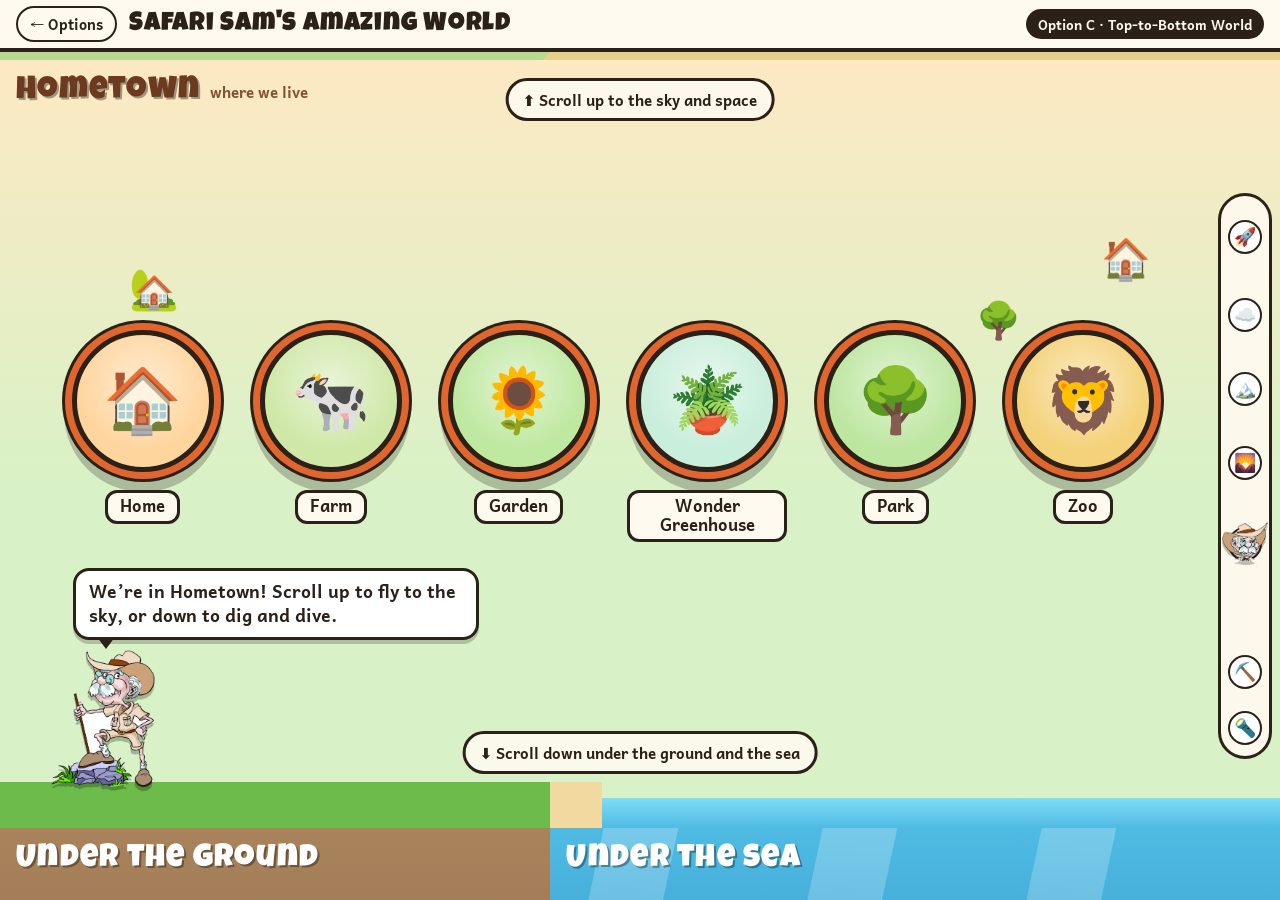
<file: prototypes/option-c-updown.html>
<!doctype html>
<html lang="en">
<head>
<meta charset="utf-8">
<meta name="viewport" content="width=device-width, initial-scale=1, viewport-fit=cover">
<title>Top-to-Bottom World</title>
<link rel="preconnect" href="https://fonts.googleapis.com">
<link rel="preconnect" href="https://fonts.gstatic.com" crossorigin>
<link rel="stylesheet" href="https://fonts.googleapis.com/css2?family=Andika:wght@400;700&family=Luckiest+Guy&display=swap">
<link rel="stylesheet" href="shared/scene.css">
<link rel="stylesheet" href="shared/hub.css">
<style>
/* Option C — Top-to-Bottom World: the world cut open like a cake. Scroll up from Hometown to the sky and
   space, or down under the ground (left) and under the sea (right). A height bar shows where Sam is. */
body { display: grid; grid-template-rows: auto minmax(0, 1fr); height: 100vh; height: 100dvh; overflow: hidden; background: #0b0b2a; }
.tower { position: relative; overflow-y: auto; overflow-x: hidden; overscroll-behavior: contain; scroll-behavior: smooth; }
@media (prefers-reduced-motion: reduce) { .tower { scroll-behavior: auto; } }

.band {
  --g: clamp(78px, 10.6vw, 132px);
  position: relative; overflow: hidden;
  display: flex; flex-direction: column; justify-content: center;
  padding: 70px max(70px, env(safe-area-inset-right, 0px)) 48px max(16px, env(safe-area-inset-left, 0px));
}
.band-label {
  position: absolute; top: 16px; left: max(16px, env(safe-area-inset-left, 0px)); z-index: 2;
  display: flex; align-items: baseline; gap: 10px; flex-wrap: wrap;
}
.band-label b { font: 400 clamp(1.3rem, 3vw, 2rem)/1 var(--ss-font-display); letter-spacing: .04em; color: var(--lab, #fff); text-shadow: 2px 2px 0 rgba(0, 0, 0, .35); }
.band-label span { font-weight: 700; font-size: .95rem; color: var(--lab, #fff); opacity: .85; }
.deco { position: absolute; inset: 0; pointer-events: none; }
.deco > * { position: absolute; }
.e { transform: translate(-50%, -50%); font-family: var(--ss-font-emoji); line-height: 1; font-size: var(--s); }
.e.drift { animation: ss-drift 14s ease-in-out infinite alternate; }

.gates { position: relative; z-index: 1; display: flex; flex-wrap: wrap; justify-content: center; align-items: flex-start; gap: 18px clamp(12px, 2.2vw, 34px); }
.gate {
  display: flex; flex-direction: column; align-items: center; gap: 12px; width: calc(var(--g) + 28px);
  margin: 0; padding: 0; border: 0; background: none; color: var(--ss-ink); font: inherit; cursor: pointer;
  -webkit-tap-highlight-color: transparent; touch-action: manipulation;
}
.gate-ring {
  width: var(--g); height: var(--g); display: grid; place-items: center; border-radius: 50%;
  font-family: var(--ss-font-emoji); font-size: calc(var(--g) * .48); line-height: 1;
  background: radial-gradient(circle at 50% 38%, rgba(255, 255, 255, .55), transparent 62%), var(--peek);
  border: 5px solid var(--ss-ink);
  box-shadow: 0 0 0 7px var(--hood), 0 0 0 10px var(--ss-ink), 0 12px 0 8px rgba(0, 0, 0, .22);
  transition: transform .2s cubic-bezier(.3, 1.6, .5, 1);
}
.gate:hover .gate-ring, .gate:focus-visible .gate-ring { transform: scale(1.08) rotate(-4deg); }
.gate-name {
  margin-top: 6px; padding: 4px 12px 5px; text-align: center; text-wrap: balance;
  font: 700 clamp(.85rem, 1.6vw, 1.05rem)/1.1 var(--ss-font-body);
  background: var(--ss-paper); border: 3px solid var(--ss-ink); border-radius: 12px;
}
.gate:focus-visible { outline: none; }
.gate:focus-visible .gate-name { background: var(--ss-sun); }

/* the bands, top to bottom */
.b-space { min-height: 66vh; background: radial-gradient(ellipse at 25% 40%, rgba(140, 70, 220, .45), transparent 50%), radial-gradient(ellipse at 80% 70%, rgba(40, 170, 210, .3), transparent 45%), linear-gradient(#05051a, #1b1450); }
.b-sky { min-height: 58vh; background: linear-gradient(#1b1450, #3d63c9 30%, #6ec2f7 65%, #b6e3ff); }
.b-high { min-height: 58vh; background: linear-gradient(#b6e3ff, #e1f3ff); --lab: #24405e; }
.b-wild { min-height: 58vh; background: linear-gradient(#e1f3ff, #fde9c4 70%); --lab: #6b4a1f; }
.b-town { min-height: 68vh; padding-bottom: 86px; background: linear-gradient(#fde9c4, #d9f1c6 55%); --lab: #6b3a1f; }
.peak { bottom: 0; clip-path: polygon(50% 0, 100% 100%, 0 100%); background: linear-gradient(#fff 0 17%, #a59a91 17%); }
.peak.ice { background: linear-gradient(#fff 0 40%, #cfe8f7 40%); }
.hill { bottom: -8vh; height: 22vh; border-radius: 50% 50% 0 0 / 100% 100% 0 0; }
.surface { left: 0; right: 0; bottom: 0; height: 46px; background: linear-gradient(90deg, #6dbb4a 0 43%, #f1d9a0 43% 47%, transparent 47%); }
.surface::after { content: ''; position: absolute; left: 47%; right: 0; bottom: 0; height: 30px; background: linear-gradient(#7fdcf5, #4fbbe3); }
.star { width: 3px; height: 3px; border-radius: 50%; background: #fff; box-shadow: 0 0 6px #fff; animation: ss-twinkle 3s ease-in-out infinite; }

/* the split: under the ground (left) and under the sea (right) */
.b-split { display: grid; grid-template-columns: 43fr 57fr; padding: 0; justify-content: stretch; }
.col { position: relative; overflow: hidden; display: grid; grid-auto-rows: minmax(54vh, auto); }
.col.land { background: linear-gradient(#a8835c, #8d6b47 25%, #6e4f30 55%, #4a3322 85%, #2e1f14); }
.col.sea { background: linear-gradient(#4fbbe3, #1b78b4 30%, #0b3466 62%, #03081a 92%); }
.row { position: relative; display: flex; flex-direction: column; justify-content: center; padding: 64px 12px 36px; }
.col.land .row { padding-left: max(12px, env(safe-area-inset-left, 0px)); }
.col.sea .row { padding-right: max(64px, env(safe-area-inset-right, 0px)); }
.row .gates { gap: 18px 16px; }
.tunnel { height: 34px; border-radius: 999px; background: #2e1f14; opacity: .7; box-shadow: inset 0 6px 0 rgba(0, 0, 0, .3); }
.core { left: -20%; right: -20%; bottom: -16vh; height: 34vh; border-radius: 50% 50% 0 0; background: radial-gradient(ellipse at 50% 100%, #fff3b0, #ffb627 25%, #ff6a1f 55%, rgba(255, 80, 20, 0) 72%); animation: ss-glow 3s ease-in-out infinite alternate; }
.ray { top: -6%; width: 10%; height: 70%; transform: rotate(12deg); transform-origin: top; background: linear-gradient(rgba(255, 255, 255, .25), rgba(255, 255, 255, 0)); }
.bub { width: 12px; height: 12px; border-radius: 50%; border: 2px solid rgba(255, 255, 255, .6); animation: ss-rise 9s linear infinite; }
.glow { width: 6px; height: 6px; border-radius: 50%; background: #9ff0ff; box-shadow: 0 0 12px #9ff0ff; animation: ss-twinkle 2.6s ease-in-out infinite; }
.hint {
  position: absolute; left: 50%; z-index: 2; transform: translateX(-50%);
  padding: 6px 14px; white-space: nowrap; font-weight: 700; font-size: .95rem;
  background: rgba(255, 250, 240, .9); border: 3px solid var(--ss-ink); border-radius: 999px;
}
.hint.up { top: 18px; } .hint.down { bottom: 54px; }

/* Sam standing in Hometown */
.sam-stand { position: absolute; z-index: 2; left: max(16px, 4vw); bottom: 40px; width: clamp(64px, 9vw, 104px); }
.sam-stand .hub-say { left: 50%; bottom: calc(100% + 10px); transform: translate(-30px, 6px) scale(.94); transform-origin: 30px 100%; }
.sam-stand .hub-say.show { transform: translate(-30px, 0); }
.sam-stand .hub-say::after { left: 30px; }

/* the height bar */
.rail {
  position: fixed; z-index: 8; right: max(8px, env(safe-area-inset-right, 0px)); top: calc(50% + 26px); transform: translateY(-50%);
  height: min(70vh, 560px); width: 48px;
  background: rgba(255, 250, 240, .9); border: 3px solid var(--ss-ink); border-radius: 999px;
}
.rail-stop {
  position: absolute; left: 50%; transform: translate(-50%, -50%);
  width: 34px; height: 34px; display: grid; place-items: center; padding: 0;
  font-family: var(--ss-font-emoji); font-size: 18px; line-height: 1; cursor: pointer;
  background: #fff; border: 2px solid var(--ss-ink); border-radius: 50%;
}
.rail-stop span { position: absolute; right: calc(100% + 10px); top: 50%; transform: translateY(-50%); white-space: nowrap; font: 700 .8rem/1 var(--ss-font-body); color: var(--ss-ink); background: var(--ss-paper); border: 2px solid var(--ss-ink); border-radius: 999px; padding: 3px 8px; opacity: 0; transition: opacity .2s; pointer-events: none; }
.rail-stop:hover span, .rail-stop:focus-visible span { opacity: 1; }
.rail-sam { position: absolute; left: 50%; width: 46px; transform: translate(-50%, -60%); pointer-events: none; transition: top .25s ease-out; z-index: 2; }

/* opening a gate: a circle of the place's colour grows out of the gate */
.iris { position: fixed; inset: 0; z-index: 40; pointer-events: none; clip-path: circle(0 at var(--x) var(--y)); transition: clip-path .6s cubic-bezier(.6, 0, .3, 1); }
.iris.grow { clip-path: circle(150vmax at var(--x) var(--y)); }
@media (max-width: 620px) { .rail { width: 40px; } .rail-stop { width: 28px; height: 28px; font-size: 15px; } .rail-sam { width: 38px; } .band:not(.b-split) { padding-right: 58px; } .hint { font-size: .8rem; } .hint.up { top: 54px; } .col.sea .row { padding-right: 56px; } }
@media (prefers-reduced-motion: reduce) { .iris, .gate-ring, .rail-sam { transition: none !important; } .e, .star, .bub, .glow, .core { animation: none !important; } }
</style>
</head>
<body>
<header class="hub-bar">
  <a class="hub-back" href="index.html">← Options</a>
  <h1 class="hub-name">Safari Sam's Amazing World</h1>
  <span class="hub-opt">Option C · Top-to-Bottom World</span>
</header>

<main class="tower" id="tower" aria-label="Top-to-Bottom World">
  <section class="band b-space" data-stop="🚀" data-name="Space">
    <div class="band-label"><b>Space</b><span>way, way up</span></div>
    <div class="deco" data-stars="70">
      <span class="e" style="left:12%;top:34%;--s:64px">🪐</span><span class="e" style="left:84%;top:26%;--s:58px">🌕</span>
      <span class="e drift" style="left:58%;top:16%;--s:40px">☄️</span><span class="e drift" style="left:28%;top:76%;--s:36px">🛰️</span>
    </div>
    <div class="gates" data-ids="space"></div>
  </section>

  <section class="band b-sky" data-stop="☁️" data-name="Sky">
    <div class="band-label"><b>Sky</b><span>up high</span></div>
    <div class="deco">
      <span class="e drift" style="left:10%;top:40%;--s:70px">☁️</span><span class="e drift" style="left:34%;top:78%;--s:56px">☁️</span>
      <span class="e drift" style="left:72%;top:30%;--s:80px">☁️</span><span class="e drift" style="left:86%;top:76%;--s:60px">☁️</span>
      <span class="e" style="left:22%;top:22%;--s:34px">✈️</span><span class="e" style="left:62%;top:70%;--s:44px">🎈</span>
      <span class="e" style="left:48%;top:24%;--s:24px">🐦</span><span class="e" style="left:52%;top:20%;--s:20px">🐦</span>
    </div>
    <div class="gates" data-ids="sky"></div>
  </section>

  <section class="band b-high" data-stop="🏔️" data-name="Mountains & Ice">
    <div class="band-label"><b>Mountains &amp; Ice</b><span>high and cold</span></div>
    <div class="deco">
      <div class="peak" style="left:-4%;width:34%;height:58%"></div><div class="peak" style="left:20%;width:26%;height:44%"></div>
      <div class="peak ice" style="left:60%;width:30%;height:40%"></div><div class="peak ice" style="left:78%;width:28%;height:52%"></div>
      <span class="e" style="left:44%;top:24%;--s:40px">🦅</span>
    </div>
    <div class="gates" data-ids="mountains,polar"></div>
  </section>

  <section class="band b-wild" data-stop="🌄" data-name="Wild Lands">
    <div class="band-label"><b>Wild Lands</b><span>far away from town</span></div>
    <div class="deco">
      <div class="hill" style="left:-10%;width:60%;background:#b7d98f"></div><div class="hill" style="left:40%;width:70%;background:#e6cf8a"></div>
      <span class="e" style="left:8%;top:84%;--s:44px">🌲</span><span class="e" style="left:30%;top:88%;--s:40px">🌴</span>
      <span class="e" style="left:62%;top:86%;--s:40px">🌳</span><span class="e" style="left:84%;top:88%;--s:40px">🌵</span>
    </div>
    <div class="gates" data-ids="forest,jungle,savanna,desert,islands"></div>
  </section>

  <section class="band b-town" id="town" data-stop="🏡" data-name="Hometown">
    <div class="band-label"><b>Hometown</b><span>where we live</span></div>
    <div class="hint up">⬆ Scroll up to the sky and space</div>
    <div class="deco">
      <span class="e" style="left:12%;top:30%;--s:40px">🏡</span><span class="e" style="left:88%;top:26%;--s:40px">🏠</span>
      <span class="e" style="left:78%;top:34%;--s:36px">🌳</span><div class="surface"></div>
    </div>
    <div class="gates" data-ids="home,farm,garden,greenhouse,park,zoo"></div>
    <div class="sam-stand" id="sam"></div>
    <div class="hint down">⬇ Scroll down under the ground and the sea</div>
  </section>

  <section class="band b-split" data-stop="⛏️" data-name="Under the ground & sea">
    <div class="col land">
      <div class="deco">
        <div class="tunnel" style="left:8%;top:14%;width:44%"></div><div class="tunnel" style="left:46%;top:38%;width:40%"></div>
        <div class="tunnel" style="left:12%;top:62%;width:36%"></div>
        <span class="e" style="left:78%;top:18%;--s:30px">🦴</span><span class="e" style="left:20%;top:48%;--s:26px">🪨</span>
        <span class="e" style="left:70%;top:72%;--s:26px">💎</span><div class="core"></div>
      </div>
      <div class="row"><div class="band-label"><b>Under the ground</b></div><div class="gates" data-ids="underground"></div></div>
      <div class="row"><div class="gates" data-ids="night"></div></div>
      <div class="row"></div>
    </div>
    <div class="col sea">
      <div class="deco" data-glow="26">
        <div class="ray" style="left:10%"></div><div class="ray" style="left:40%"></div><div class="ray" style="left:70%"></div>
        <span class="e" style="left:18%;top:26%;--s:24px">🐟</span><span class="e" style="left:76%;top:22%;--s:22px">🐠</span>
        <span class="e" style="left:30%;top:31%;--s:26px">🪸</span><span class="e" style="left:64%;top:48%;--s:30px">🐬</span>
      </div>
      <div class="row"><div class="band-label"><b>Under the sea</b></div><div class="gates" data-ids="pond,reef"></div></div>
      <div class="row"><div class="gates" data-ids="ocean"></div></div>
      <div class="row" data-stop="🔦" data-name="Deep sea"><div class="gates" data-ids="deep"></div></div>
    </div>
  </section>
</main>

<nav class="rail" id="rail" aria-label="Go up or down"></nav>

<script src="shared/worlds.js"></script>
<script src="shared/facts.js"></script>
<script src="shared/scene.js"></script>
<script>
(function () {
  const { hoods, worlds } = window.SAFARI;
  const tower = document.getElementById('tower');
  const rail = document.getElementById('rail');
  const reduce = matchMedia('(prefers-reduced-motion: reduce)').matches;
  const rnd = (() => { let s = 11; return () => ((s = (s * 16807) % 2147483647) / 2147483647); })();
  const node = (tag, cls, inner) => { const n = document.createElement(tag); n.className = cls; if (inner != null) n.innerHTML = inner; return n; };

  // stars, bubbles and glowing specks
  document.querySelectorAll('[data-stars]').forEach((d) => {
    for (let i = 0; i < +d.dataset.stars; i++) {
      const s = node('i', 'star');
      Object.assign(s.style, { left: rnd() * 100 + '%', top: rnd() * 100 + '%', animationDelay: -rnd() * 3 + 's' });
      d.append(s);
    }
  });
  document.querySelectorAll('[data-glow]').forEach((d) => {
    for (let i = 0; i < +d.dataset.glow; i++) {
      const deep = i % 2 === 0;
      const s = node('i', deep ? 'glow' : 'bub');
      Object.assign(s.style, { left: rnd() * 100 + '%', top: (deep ? 66 + rnd() * 32 : 10 + rnd() * 80) + '%', animationDelay: -rnd() * 9 + 's' });
      d.append(s);
    }
  });

  // gates
  document.querySelectorAll('.gates[data-ids]').forEach((row) => {
    row.dataset.ids.split(',').forEach((id) => {
      const w = worlds.find((x) => x.id === id);
      const hood = hoods.find((h) => h.id === w.hood);
      const g = node('button', 'gate', `<span class="gate-ring" aria-hidden="true">${w.icon}</span><span class="gate-name">${w.name}</span>`);
      g.type = 'button';
      g.style.setProperty('--hood', hood.color);
      g.style.setProperty('--peek', w.peek);
      g.setAttribute('aria-label', 'Go into ' + w.name);
      g.addEventListener('click', () => go(w, g));
      row.append(g);
    });
  });

  // Sam in Hometown
  const samBox = document.getElementById('sam');
  samBox.innerHTML = window.SafariScene.sam() + '<div class="hub-say" aria-live="polite"></div>';
  const bubble = samBox.querySelector('.hub-say');
  let sayT;
  const say = (t, ms) => {
    bubble.textContent = t;
    bubble.classList.add('show');
    clearTimeout(sayT);
    sayT = setTimeout(() => bubble.classList.remove('show'), ms || 4000);
  };

  // height bar: one stop per band (and the deep end), Sam's face slides along as you scroll
  const stops = [...document.querySelectorAll('[data-stop]')];
  const railSam = node('div', 'rail-sam', window.SafariScene.sam('smiling'));
  rail.append(railSam);
  const stopBtns = stops.map((s) => {
    const b = node('button', 'rail-stop', `${s.dataset.stop}<span>${s.dataset.name}</span>`);
    b.type = 'button';
    b.setAttribute('aria-label', s.dataset.name);
    b.addEventListener('click', () => s.scrollIntoView({ block: 'start' }));
    rail.append(b);
    return b;
  });
  const top = (el) => el.getBoundingClientRect().top - tower.getBoundingClientRect().top + tower.scrollTop;
  function layoutRail() {
    const total = tower.scrollHeight;
    stops.forEach((s, i) => { stopBtns[i].style.top = ((top(s) + s.offsetHeight / 2) / total * 100) + '%'; });
    onScroll();
  }
  function onScroll() {
    const mid = tower.scrollTop + tower.clientHeight / 2;
    railSam.style.top = (mid / tower.scrollHeight * 100) + '%';
  }
  tower.addEventListener('scroll', onScroll, { passive: true });
  window.addEventListener('resize', layoutRail);

  // start at Hometown
  const town = document.getElementById('town');
  requestAnimationFrame(() => {
    tower.style.scrollBehavior = 'auto';
    tower.scrollTop = top(town) - 8;
    tower.style.scrollBehavior = '';
    layoutRail();
  });
  setTimeout(() => say('We’re in Hometown! Scroll up to fly to the sky, or down to dig and dive.', 6500), 500);

  // going in: a circle of the place's colour grows out of the gate, then the place opens
  let busy = false;
  function go(w, g) {
    if (busy || window.SafariScene.isOpen()) return;
    busy = true;
    bubble.classList.remove('show');
    const r = g.querySelector('.gate-ring').getBoundingClientRect();
    const iris = node('div', 'iris');
    iris.style.background = w.peek;
    iris.style.setProperty('--x', r.left + r.width / 2 + 'px');
    iris.style.setProperty('--y', r.top + r.height / 2 + 'px');
    document.body.append(iris);
    requestAnimationFrame(() => requestAnimationFrame(() => iris.classList.add('grow')));
    setTimeout(() => {
      window.SafariScene.open(w.id, {
        onClose: () => {
          iris.classList.remove('grow');
          setTimeout(() => { iris.remove(); busy = false; }, reduce ? 0 : 620);
        }
      });
    }, reduce ? 0 : 560);
  }
})();
</script>
</body>
</html>
</file>
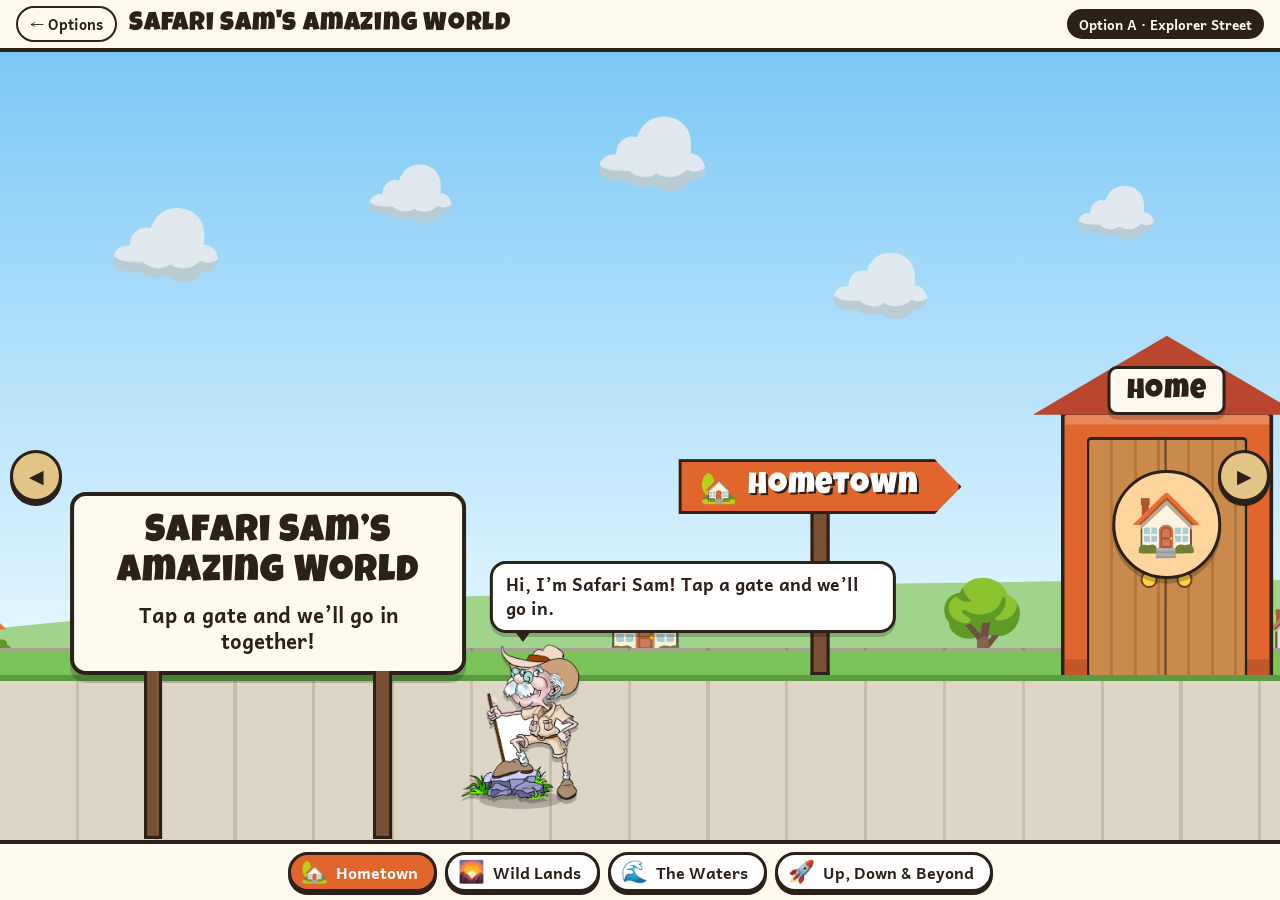
<file: deploy/safari-sam-world/option-a-street.html>
<!doctype html>
<html lang="en">
<head>
<meta name="robots" content="noindex, nofollow">
<meta charset="utf-8">
<meta name="viewport" content="width=device-width, initial-scale=1, viewport-fit=cover">
<title>Explorer Street</title>
<link rel="preconnect" href="https://fonts.googleapis.com">
<link rel="preconnect" href="https://fonts.gstatic.com" crossorigin>
<link rel="stylesheet" href="https://fonts.googleapis.com/css2?family=Andika:wght@400;700&family=Luckiest+Guy&display=swap">
<link rel="stylesheet" href="shared/scene.css">
<link rel="stylesheet" href="shared/hub.css">
<style>
/* Option A — Explorer Street: one long street you swipe sideways. Gates stand in a row, grouped
   into four neighbourhoods; each neighbourhood has its own sky and road. Sizes in cqh = 1% of the street's height. */
body { display: grid; grid-template-rows: auto minmax(0, 1fr) auto; height: 100vh; height: 100dvh; overflow: hidden; background: #7cc8f5; }

.street {
  min-height: 0; position: relative; container-type: size;
  overflow-x: auto; overflow-y: hidden; overscroll-behavior-x: contain; scrollbar-width: none;
}
.street::-webkit-scrollbar { display: none; }
.track { position: relative; height: 100cqh; width: calc(var(--len) * 1cqh); }
.track > *, .layer > * { position: absolute; }
.layer { inset: 0; pointer-events: none; }
.at { left: calc(var(--x) * 1cqh); }

/* neighbourhood skies, far scenery and road */
.seg-sky {
  top: 0; bottom: 0; left: calc(var(--a) * 1cqh); width: calc(var(--w) * 1cqh);
  background: linear-gradient(var(--s1), var(--s2) 74%);
  -webkit-mask-image: linear-gradient(90deg, transparent, #000 16cqh);
  mask-image: linear-gradient(90deg, transparent, #000 16cqh);
}
.seg-sky.first { -webkit-mask-image: none; mask-image: none; }
.seg-far { bottom: 23cqh; height: 40cqh; left: calc(var(--a) * 1cqh); width: calc(var(--w) * 1cqh); pointer-events: none; }
.seg-far > * { position: absolute; }
.far-e { bottom: 0; transform: translateX(-50%); font-family: var(--ss-font-emoji); line-height: 1; font-size: calc(var(--s) * 1cqh); opacity: .95; }
.hillband { left: 0; right: 0; bottom: -2cqh; height: 12cqh; border-radius: 50% 50% 0 0 / 100% 100% 0 0; }
.mount { bottom: 0; width: 34cqh; height: 26cqh; clip-path: polygon(50% 0, 100% 100%, 0 100%); background: linear-gradient(#fff 0 18%, #b6a27c 18%); transform: translateX(-50%); }
.mount.b { width: 26cqh; height: 19cqh; background: linear-gradient(#fff 0 16%, #a28e69 16%); }
.sea { left: 0; right: 0; bottom: 0; height: 11cqh; background: linear-gradient(#2c9fd0, #6fd3ee); }
.sea::before {
  content: ''; position: absolute; left: 0; right: 0; top: -1.4cqh; height: 2.8cqh;
  background: radial-gradient(circle at 50% 100%, #2c9fd0 1.4cqh, transparent 1.5cqh) 0 0 / 4cqh 2.8cqh repeat-x;
}
.star { width: .5cqh; height: .5cqh; border-radius: 50%; background: #fff; box-shadow: 0 0 1cqh #fff; animation: ss-twinkle 3s ease-in-out infinite; }
.moon { width: 11cqh; height: 11cqh; border-radius: 50%; background: #fdf6d8; box-shadow: inset -2.2cqh -1cqh 0 #e6dcb4, 0 0 6cqh rgba(253, 246, 216, .5); }
.cloud { font-family: var(--ss-font-emoji); line-height: 1; font-size: calc(var(--s) * 1cqh); opacity: .95; pointer-events: none; }

.seg-ground { bottom: 0; height: 24cqh; left: calc(var(--a) * 1cqh); width: calc(var(--w) * 1cqh); border-top: .5cqh solid rgba(0, 0, 0, .25); }
.g-town { background: linear-gradient(#7cc35a 0 3cqh, #5a9c41 3cqh 3.8cqh, transparent 3.8cqh), repeating-linear-gradient(90deg, #ddd6c6 0 9.6cqh, #c6bdab 9.6cqh 10cqh), #ddd6c6; }
.g-wild { background: linear-gradient(#8fbf4f 0 3cqh, #6c9a39 3cqh 3.8cqh, transparent 3.8cqh), radial-gradient(circle, rgba(110, 80, 40, .35) .6cqh, transparent .7cqh) 0 0 / 6cqh 5cqh, #caa46e; }
.g-water { background: linear-gradient(#2c9fd0 0 3cqh, #1b7fb0 3cqh 3.8cqh, transparent 3.8cqh), repeating-linear-gradient(90deg, #c08a52 0 5.4cqh, #8f5f33 5.4cqh 6cqh); }
.g-beyond { background: linear-gradient(#3a3160 0 3cqh, #2a2348 3cqh 3.8cqh, transparent 3.8cqh), radial-gradient(circle, rgba(0, 0, 0, .25) 1.2cqh, transparent 1.3cqh) 0 0 / 11cqh 9cqh, #6d6593; }

/* signposts, welcome and end boards */
.post { bottom: 21cqh; transform: translateX(-50%); display: flex; flex-direction: column; align-items: center; z-index: 2; }
.post-board {
  display: flex; align-items: center; gap: 1.2cqh; padding: 1.4cqh 5cqh 1cqh 2.4cqh;
  font: 400 3.8cqh/1 var(--ss-font-display); letter-spacing: .03em; color: #fff; white-space: nowrap;
  background: var(--hood); border: .5cqh solid var(--ss-ink);
  clip-path: polygon(0 0, calc(100% - 3.4cqh) 0, 100% 50%, calc(100% - 3.4cqh) 100%, 0 100%);
  text-shadow: .3cqh .3cqh 0 var(--ss-ink);
}
.post-board span { font-family: var(--ss-font-emoji); text-shadow: none; }
.post-pole { width: 1.6cqh; height: 20cqh; background: #7a5034; border: .4cqh solid var(--ss-ink); border-top: 0; }
.board {
  bottom: 21cqh; transform: translateX(-50%); width: 44cqh; padding: 2.4cqh 2.6cqh 2cqh; z-index: 2; text-align: center;
  background: var(--ss-paper); border: .6cqh solid var(--ss-ink); border-radius: 2cqh; box-shadow: 0 1cqh 0 rgba(0, 0, 0, .18);
}
.board h2 { margin: 0 0 1cqh; font: 400 4.8cqh/1.05 var(--ss-font-display); letter-spacing: .03em; text-wrap: balance; }
.board p { margin: 0; font-weight: 700; font-size: max(12px, 2.6cqh); line-height: 1.3; }
.board::before, .board::after { content: ''; position: absolute; top: 100%; width: 1.6cqh; height: 21cqh; background: #7a5034; border: .4cqh solid var(--ss-ink); border-top: 0; }
.board::before { left: 18%; } .board::after { right: 18%; }

/* gates */
.gate {
  bottom: 21cqh; transform: translateX(-50%); z-index: 2;
  display: flex; flex-direction: column; align-items: center;
  margin: 0; padding: 0; border: 0; background: none; color: var(--ss-ink); font: inherit; cursor: pointer;
  -webkit-tap-highlight-color: transparent; touch-action: manipulation;
}
.gate-sign {
  position: relative; z-index: 2; margin-bottom: -.6cqh; padding: 1.2cqh 2cqh .8cqh; white-space: nowrap;
  font: 400 3.5cqh/1 var(--ss-font-display); letter-spacing: .03em;
  background: var(--ss-paper); border: .5cqh solid var(--ss-ink); border-radius: 1.2cqh; box-shadow: 0 .6cqh 0 rgba(0, 0, 0, .2);
}
.gate-frame {
  position: relative; width: 26cqh; height: 33cqh;
  background: var(--hood); border: .6cqh solid var(--ss-ink); border-bottom: 0; border-radius: 13cqh 13cqh 0 0;
  box-shadow: inset 0 -2cqh 0 rgba(0, 0, 0, .14), inset 0 1.2cqh 0 rgba(255, 255, 255, .22);
}
.gate-hole {
  position: absolute; left: 2.8cqh; right: 2.8cqh; top: 2.8cqh; bottom: 0; overflow: hidden;
  display: grid; place-items: center; perspective: 50cqh;
  background: radial-gradient(ellipse at 50% 85%, rgba(255, 255, 255, .55), transparent 62%), var(--peek);
  border: .5cqh solid var(--ss-ink); border-bottom: 0; border-radius: 10cqh 10cqh 0 0;
}
.gate-icon { font-family: var(--ss-font-emoji); font-size: 10.5cqh; line-height: 1; transition: transform .5s ease; }
.gate-door {
  position: absolute; top: 0; bottom: 0; width: 50%;
  background: repeating-linear-gradient(90deg, #c98a4b 0 2.6cqh, #b5763c 2.6cqh 3cqh);
  transition: transform .55s cubic-bezier(.5, 0, .25, 1);
}
.gate-door.l { left: 0; transform-origin: 0 50%; border-right: .3cqh solid #6b4426; }
.gate-door.r { right: 0; transform-origin: 100% 50%; border-left: .3cqh solid #6b4426; }
.gate-door::after { content: ''; position: absolute; top: 56%; width: 1.6cqh; height: 1.6cqh; border-radius: 50%; background: var(--ss-sun); border: .3cqh solid #6b4426; }
.gate-door.l::after { right: 1.2cqh; } .gate-door.r::after { left: 1.2cqh; }
.gate:hover .gate-door.l, .gate:focus-visible .gate-door.l { transform: rotateY(-38deg); }
.gate:hover .gate-door.r, .gate:focus-visible .gate-door.r { transform: rotateY(38deg); }
.gate.open .gate-door.l { transform: rotateY(-102deg); }
.gate.open .gate-door.r { transform: rotateY(102deg); }
.gate.open .gate-icon { transform: scale(1.5); }
.gate-badge {
  position: absolute; z-index: 2; top: 13%; left: 50%; transform: translateX(-50%);
  width: 13cqh; height: 13cqh; display: grid; place-items: center;
  font-family: var(--ss-font-emoji); font-size: 7.6cqh; line-height: 1;
  background: var(--peek); border: .5cqh solid var(--ss-ink); border-radius: 50%; box-shadow: 0 .6cqh 0 rgba(0, 0, 0, .22);
  transition: opacity .3s, transform .3s;
}
.gate.open .gate-badge { opacity: 0; transform: translateX(-50%) scale(.5); }
.gate--round .gate-badge { top: 50%; transform: translate(-50%, -50%); }
.gate--round.open .gate-badge { transform: translate(-50%, -50%) scale(.5); }
.gate:focus-visible { outline: none; }
.gate:focus-visible .gate-sign { background: var(--ss-sun); }

.gate--door .gate-frame { border-radius: .8cqh .8cqh 0 0; }
.gate--door .gate-frame::before {
  content: ''; position: absolute; left: -4cqh; right: -4cqh; bottom: 100%; height: 10cqh;
  clip-path: polygon(50% 0, 100% 100%, 0 100%); background: #b9472f;
}
.gate--door .gate-hole { border-radius: .6cqh .6cqh 0 0; }
.gate--cave .gate-frame {
  border-radius: 48% 52% 6% 6% / 62% 58% 0 0;
  background: radial-gradient(circle at 30% 30%, rgba(255, 255, 255, .18) 1.2cqh, transparent 1.3cqh) 0 0 / 7cqh 6cqh, color-mix(in srgb, var(--hood) 30%, #7d6b5d);
}
.gate--cave .gate-hole { border-radius: 50% 50% 0 0 / 72% 72% 0 0; }
.gate--round .gate-frame {
  width: 28cqh; height: 28cqh; margin-bottom: 5cqh; border-radius: 50%; border-bottom: .6cqh solid var(--ss-ink);
  background: radial-gradient(circle, #e4eef5 1cqh, transparent 1.1cqh) 0 0 / 5.2cqh 5.2cqh, #8fb1c7;
}
.gate--round .gate-frame::after {
  content: ''; position: absolute; top: 100%; left: 50%; width: 4cqh; height: 5.6cqh; transform: translateX(-50%);
  background: #5e7486; border: .4cqh solid var(--ss-ink); border-top: 0;
}
.gate--round .gate-hole { left: 3.4cqh; right: 3.4cqh; top: 3.4cqh; bottom: 3.4cqh; border-radius: 50%; border-bottom: .5cqh solid var(--ss-ink); }
.gate--round .gate-door { background: repeating-linear-gradient(0deg, #9fb7c9 0 2.4cqh, #87a2b6 2.4cqh 2.8cqh); }

/* Sam walking along the street */
.walker { bottom: 5cqh; width: 15cqh; transform: translateX(-50%); z-index: 4; pointer-events: none; transition: left 1s linear; }
.walker::after { content: ''; position: absolute; left: 15%; right: 15%; bottom: -1cqh; height: 2.4cqh; border-radius: 50%; background: rgba(0, 0, 0, .2); z-index: -1; }
.walker.walking .sam-svg { animation: walk .3s ease-in-out infinite alternate; }
@keyframes walk { from { transform: translateY(0) rotate(-4deg); } to { transform: translateY(-1.8cqh) rotate(4deg); } }
.walker .hub-say { left: 50%; bottom: calc(100% + 1.4cqh); transform: translate(-30px, 6px) scale(.94); transform-origin: 30px 100%; }
.walker .hub-say.show { transform: translate(-30px, 0); }
.walker .hub-say::after { left: 30px; }

/* bottom bar: jump to a neighbourhood */
.hoods {
  display: flex; gap: 8px; justify-content: center; overflow-x: auto;
  padding: 8px max(16px, env(safe-area-inset-right, 0px)) calc(8px + env(safe-area-inset-bottom, 0px)) max(16px, env(safe-area-inset-left, 0px));
  background: var(--ss-paper); border-top: 4px solid var(--ss-ink);
}
.hub-btn {
  display: inline-flex; align-items: center; gap: 8px; padding: 6px 16px 6px 10px; white-space: nowrap;
  font: 700 1rem/1 var(--ss-font-body); color: var(--ss-ink); cursor: pointer;
  background: #fff; border: 3px solid var(--ss-ink); border-radius: 999px; box-shadow: 0 3px 0 var(--ss-ink);
}
.hub-btn .i { font-family: var(--ss-font-emoji); font-size: 1.35rem; }
.hub-btn[aria-current="true"] { background: var(--hood); color: #fff; }
@media (max-width: 640px) { .hub-btn .t { display: none; } .hub-btn { padding: 6px 12px; } }

.arrow {
  position: fixed; top: 50%; z-index: 8; width: 52px; height: 52px; border-radius: 50%;
  font-size: 1.2rem; color: var(--ss-ink); cursor: pointer;
  background: var(--ss-khaki); border: 3px solid var(--ss-ink); box-shadow: 0 4px 0 var(--ss-ink);
}
.arrow.l { left: max(10px, env(safe-area-inset-left, 0px)); }
.arrow.r { right: max(10px, env(safe-area-inset-right, 0px)); }
@media (hover: none) { .arrow { display: none; } }
@media (prefers-reduced-motion: reduce) { .walker, .gate-door, .gate-icon { transition: none !important; } .walker .sam-svg, .star { animation: none !important; } }
</style>
</head>
<body>
<header class="hub-bar">
  <a class="hub-back" href="index.html">← Options</a>
  <h1 class="hub-name">Safari Sam's Amazing World</h1>
  <span class="hub-opt">Option A · Explorer Street</span>
</header>

<main class="street" id="street" aria-label="Explorer Street">
  <div class="track" id="track"></div>
</main>

<nav class="hoods" id="hoods" aria-label="Neighbourhoods"></nav>
<button type="button" class="arrow l" id="left" aria-label="Walk left">◀</button>
<button type="button" class="arrow r" id="right" aria-label="Walk right">▶</button>

<script src="shared/worlds.js"></script>
<script src="shared/facts.js"></script>
<script src="shared/scene.js"></script>
<script>
(function () {
  const { hoods, worlds } = window.SAFARI;
  const street = document.getElementById('street');
  const track = document.getElementById('track');
  const nav = document.getElementById('hoods');

  // How each neighbourhood looks from the street.
  const LOOK = {
    town:   { s1: '#7cc8f5', s2: '#e3f6ff', far: '🏡🌳🏠🌳🏘️🌳🏡🌳🏠', clouds: true },
    wild:   { s1: '#f7b267', s2: '#fde9c4', far: '🌲🌴🌳🌲🌵🌳🌲🌴', clouds: true },
    water:  { s1: '#5fd0e6', s2: '#e0fbff', far: '⛵ 🏝️ 🐋 ⛵ 🏝️', clouds: true },
    beyond: { s1: '#14123a', s2: '#5a3f8a', far: '', clouds: false }
  };
  const GATE = 40;
  const cqh = () => street.clientHeight / 100;
  const html = (tag, cls, inner, vars) => {
    const n = document.createElement(tag);
    n.className = cls;
    if (inner != null) n.innerHTML = inner;
    for (const k in vars || {}) n.style.setProperty('--' + k, vars[k]);
    return n;
  };
  const rnd = (() => { let s = 7; return () => ((s = (s * 16807) % 2147483647) / 2147483647); })();

  // ---- lay the street out (all positions in cqh units) ----
  const gateX = {};
  const segs = [];
  let x = 84;
  track.append(html('div', 'board at', '<h2>Safari Sam’s Amazing World</h2><p>Tap a gate and we’ll go in together!</p>', { x: 34 }));

  hoods.forEach((h, i) => {
    const a = i === 0 ? 0 : x;
    track.append(html('div', 'post at', `<div class="post-board"><span>${h.icon}</span>${h.name}</div><div class="post-pole"></div>`, { x: x + 20, hood: h.color }));
    x += 44;
    for (const w of worlds.filter((w) => w.hood === h.id)) {
      const g = html('button', 'gate at gate--' + w.gate, `
        <span class="gate-sign">${w.name}</span>
        <span class="gate-frame"><span class="gate-hole">
          <span class="gate-icon" aria-hidden="true">${w.icon}</span>
          <span class="gate-door l"></span><span class="gate-door r"></span>
          <span class="gate-badge" aria-hidden="true">${w.icon}</span>
        </span></span>`, { x: x + GATE / 2, hood: h.color, peek: w.peek });
      g.type = 'button';
      g.setAttribute('aria-label', 'Go into the ' + w.name);
      g.addEventListener('click', () => go(w.id, g));
      gateX[w.id] = x + GATE / 2;
      track.append(g);
      x += GATE;
    }
    x += 16;
    segs.push({ h, a, b: x });
  });
  track.append(html('div', 'board at', '<h2>More gates soon!</h2><p>New places can be added to the end of the street.</p>', { x: x + 30 }));
  x += 70;
  segs[segs.length - 1].b = x;
  track.style.setProperty('--len', x);

  // ---- skies, far scenery, road (three layers, so each sky fades over the one before it) ----
  const skyL = html('div', 'layer'), farL = html('div', 'layer'), groundL = html('div', 'layer');
  track.prepend(skyL, farL, groundL);
  segs.forEach((s, i) => {
    const look = LOOK[s.h.id];
    const from = i === 0 ? 0 : s.a - 16;
    const W = s.b - s.a;
    skyL.append(html('div', 'seg-sky' + (i === 0 ? ' first' : ''), null, { a: from, w: s.b - from, s1: look.s1, s2: look.s2 }));
    groundL.append(html('div', 'seg-ground g-' + s.h.id, null, { a: s.a, w: W }));
    const far = html('div', 'seg-far', null, { a: s.a, w: W });
    if (s.h.id === 'town') {
      const hills = html('div', 'hillband');
      hills.style.background = '#9fd48a';
      far.append(hills);
    }
    if (s.h.id === 'wild') {
      for (let m = 0; m < W / 40; m++) {
        const big = html('div', 'mount' + (m % 2 ? ' b' : ''));
        big.style.left = ((m * 40 + 18) / W * 100) + '%';
        far.append(big);
      }
    }
    if (s.h.id === 'water') far.append(html('div', 'sea'));
    if (s.h.id === 'beyond') {
      for (let k = 0; k < W / 3; k++) {
        const st = html('div', 'star');
        st.style.left = rnd() * 100 + '%';
        st.style.bottom = 12 + rnd() * 160 + '%';
        st.style.animationDelay = (-rnd() * 3).toFixed(2) + 's';
        far.append(st);
      }
      const moon = html('div', 'moon');
      moon.style.left = '62%'; moon.style.bottom = '150%';
      far.append(moon);
      ['🪐', '🛰️'].forEach((e, k) => {
        const f = html('span', 'far-e', e, { s: k ? 6 : 9 });
        f.style.left = (k ? 30 : 86) + '%'; f.style.bottom = (k ? 175 : 120) + '%';
        far.append(f);
      });
    }
    const glyphs = look.far.match(/\p{Extended_Pictographic}️?/gu) || [];
    glyphs.forEach((e, k) => {
      const f = html('span', 'far-e', e, { s: s.h.id === 'water' ? 7 : 9 + rnd() * 3 });
      f.style.left = ((k + 0.5) / glyphs.length * 100) + '%';
      if (s.h.id === 'water') f.style.bottom = '5cqh';
      far.append(f);
    });
    if (look.clouds) {
      for (let c = 0; c < W / 30; c++) {
        const cl = html('span', 'cloud at', '☁️', { x: s.a + 8 + c * 30 + rnd() * 10, s: 8 + rnd() * 6 });
        cl.style.top = (6 + rnd() * 20) + '%';
        farL.append(cl);
      }
    }
    far.dataset.seg = i;
    farL.append(far);
  });

  // ---- Sam ----
  let samX = 66;
  const walker = html('div', 'walker at', window.SafariScene.sam() + '<div class="hub-say" aria-live="polite"></div>', { x: samX });
  track.append(walker);
  const bubble = walker.querySelector('.hub-say');
  let sayT;
  const say = (t, ms) => {
    bubble.textContent = t;
    bubble.classList.add('show');
    clearTimeout(sayT);
    sayT = setTimeout(() => bubble.classList.remove('show'), ms || 4000);
  };
  setTimeout(() => say('Hi, I’m Safari Sam! Tap a gate and we’ll go in.', 6000), 500);

  // ---- going through a gate ----
  let busy = false;
  const reduce = matchMedia('(prefers-reduced-motion: reduce)').matches;
  function go(id, gateEl) {
    if (busy || window.SafariScene.isOpen()) return;
    busy = true;
    bubble.classList.remove('show');
    const to = gateX[id];
    const dist = Math.abs(to - samX);
    const ms = reduce ? 0 : Math.min(1500, 200 + dist * 6);
    street.scrollTo({ left: to * cqh() - street.clientWidth / 2, behavior: reduce ? 'auto' : 'smooth' });
    walker.style.transitionDuration = ms + 'ms';
    walker.classList.toggle('walking', ms > 0 && dist > 1);
    walker.style.setProperty('--x', to);
    samX = to;
    setTimeout(() => {
      walker.classList.remove('walking');
      gateEl.classList.add('open');
      setTimeout(() => window.SafariScene.open(id, {
        onClose: () => {
          gateEl.classList.remove('open');
          busy = false;
          say('Where shall we go next?', 3000);
        }
      }), reduce ? 0 : 560);
    }, ms);
  }

  // ---- neighbourhood buttons, arrows, wheel, parallax ----
  const btns = segs.map((s) => {
    const b = html('button', 'hub-btn', `<span class="i" aria-hidden="true">${s.h.icon}</span><span class="t">${s.h.name}</span>`, { hood: s.h.color });
    b.type = 'button';
    b.setAttribute('aria-label', s.h.name);
    b.addEventListener('click', () => street.scrollTo({ left: s.a * cqh() - 8, behavior: 'smooth' }));
    nav.append(b);
    return b;
  });
  const fars = [...track.querySelectorAll('.seg-far')];
  const clouds = [...track.querySelectorAll('.cloud')];
  function onScroll() {
    const k = cqh();
    const mid = (street.scrollLeft + street.clientWidth / 2) / k;
    const idx = Math.max(0, segs.findIndex((s) => mid >= s.a && mid < s.b));
    btns.forEach((b, i) => b.setAttribute('aria-current', i === idx ? 'true' : 'false'));
    if (reduce) return;
    fars.forEach((f) => {
      const s = segs[f.dataset.seg];
      f.style.transform = `translateX(${(mid - (s.a + s.b) / 2) * k * 0.22}px)`;
    });
    clouds.forEach((c) => { c.style.transform = `translateX(${street.scrollLeft * 0.35}px)`; });
  }
  street.addEventListener('scroll', () => requestAnimationFrame(onScroll), { passive: true });
  window.addEventListener('resize', onScroll);
  onScroll();
  street.addEventListener('wheel', (e) => {
    if (window.SafariScene.isOpen()) return;
    if (Math.abs(e.deltaY) > Math.abs(e.deltaX)) { street.scrollLeft += e.deltaY; e.preventDefault(); }
  }, { passive: false });
  document.getElementById('left').addEventListener('click', () => street.scrollBy({ left: -street.clientWidth * 0.7, behavior: 'smooth' }));
  document.getElementById('right').addEventListener('click', () => street.scrollBy({ left: street.clientWidth * 0.7, behavior: 'smooth' }));
})();
</script>
</body>
</html>
</file>
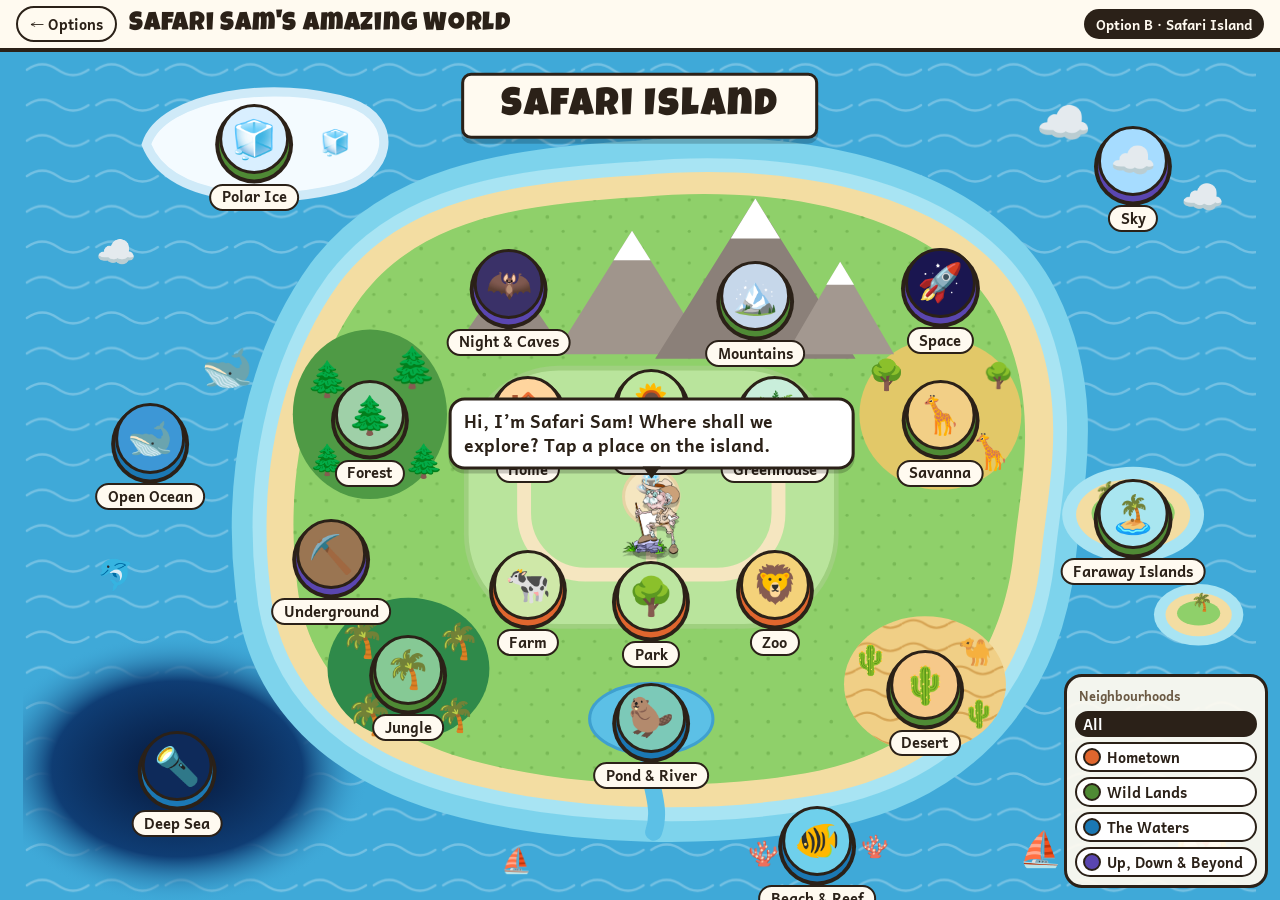
<file: deploy/safari-sam-world/option-b-island.html>
<!doctype html>
<html lang="en">
<head>
<meta name="robots" content="noindex, nofollow">
<meta charset="utf-8">
<meta name="viewport" content="width=device-width, initial-scale=1, viewport-fit=cover">
<title>Safari Island</title>
<link rel="preconnect" href="https://fonts.googleapis.com">
<link rel="preconnect" href="https://fonts.gstatic.com" crossorigin>
<link rel="stylesheet" href="https://fonts.googleapis.com/css2?family=Andika:wght@400;700&family=Luckiest+Guy&display=swap">
<link rel="stylesheet" href="shared/scene.css">
<link rel="stylesheet" href="shared/hub.css">
<style>
/* Option B — Safari Island: one illustrated island seen from above. Each place sits where it belongs in
   nature; tap it and Sam travels there, then the map zooms in. Map units are 1600 x 1100; sizes in cqw = 1% of map width. */
body { display: grid; grid-template-rows: auto minmax(0, 1fr); height: 100vh; height: 100dvh; overflow: hidden; background: #3fa9d8; }

.wrap { min-height: 0; position: relative; display: flex; overflow: auto; container-type: size; overscroll-behavior: contain; scrollbar-width: thin; }
.map {
  position: relative; flex: none; margin: auto;
  width: max(900px, calc(100cqh * 16 / 11)); aspect-ratio: 16 / 11;
  container-type: inline-size;
  transform-origin: var(--ox, 50%) var(--oy, 50%);
  transition: transform .85s cubic-bezier(.55, 0, .35, 1), filter .85s;
}
.map.zoom { transform: scale(2.8); filter: saturate(1.2) brightness(1.08); }
.map > svg { position: absolute; inset: 0; width: 100%; height: 100%; display: block; }
.spot { position: absolute; left: calc(var(--x) / 16 * 1%); top: calc(var(--y) / 11 * 1%); }

.decor { transform: translate(-50%, -50%); font-family: var(--ss-font-emoji); line-height: 1; font-size: calc(var(--s) * 1cqw); pointer-events: none; user-select: none; }
.decor.drift { animation: ss-drift 9s ease-in-out infinite alternate; }

.title-scroll {
  transform: translate(-50%, -50%); padding: 1cqw 3cqw .7cqw; white-space: nowrap;
  font: 400 3.2cqw/1 var(--ss-font-display); letter-spacing: .05em; color: var(--ss-ink);
  background: var(--ss-paper); border: .3cqw solid var(--ss-ink); border-radius: .8cqw;
  box-shadow: 0 .4cqw 0 rgba(0, 0, 0, .2); pointer-events: none;
}

.pin {
  transform: translate(-50%, -32%); z-index: 3;
  display: flex; flex-direction: column; align-items: center;
  margin: 0; padding: 0; border: 0; background: none; color: var(--ss-ink); font: inherit; cursor: pointer;
  -webkit-tap-highlight-color: transparent; touch-action: manipulation; transition: opacity .3s;
}
.pin-medal {
  width: 5.2cqw; height: 5.2cqw; display: grid; place-items: center;
  font-family: var(--ss-font-emoji); font-size: 3cqw; line-height: 1;
  background: var(--peek); border: .32cqw solid var(--ss-ink); border-radius: 50%;
  box-shadow: 0 .45cqw 0 var(--hood), 0 .45cqw 0 .32cqw var(--ss-ink);
  animation: pin-bob 3.2s ease-in-out var(--d, 0s) infinite;
  transition: scale .15s;
}
@keyframes pin-bob { 50% { transform: translateY(-.35cqw); } }
.pin-name {
  margin-top: .75cqw; padding: .25em .7em .3em; white-space: nowrap;
  font: 700 max(11px, 1.2cqw)/1 var(--ss-font-body);
  background: var(--ss-paper); border: 2px solid var(--ss-ink); border-radius: 999px;
}
.pin:hover .pin-medal, .pin:focus-visible .pin-medal { scale: 1.14; }
.pin:focus-visible { outline: none; }
.pin:focus-visible .pin-name { background: var(--ss-sun); }
.map[data-only] .pin:not(.on) { opacity: .28; }

.sam-pin {
  z-index: 5; width: 4.6cqw; transform: translate(-50%, -88%); pointer-events: none;
  transition: left var(--t, .8s) ease-in-out, top var(--t, .8s) ease-in-out;
}
.sam-pin::after { content: ''; position: absolute; left: 18%; right: 18%; bottom: -.4cqw; height: 1.2cqw; border-radius: 50%; background: rgba(0, 0, 0, .25); z-index: -1; }
.sam-pin.travel .sam-svg { animation: hop .28s ease-in-out infinite alternate; }
@keyframes hop { to { transform: translateY(-1cqw) rotate(5deg); } }
.sam-pin .hub-say { left: 50%; bottom: calc(100% + .8cqw); }

.legend {
  position: fixed; z-index: 8; right: max(12px, env(safe-area-inset-right, 0px)); bottom: calc(12px + env(safe-area-inset-bottom, 0px));
  display: flex; flex-direction: column; align-items: stretch; gap: 5px;
  padding: 8px; background: rgba(255, 250, 240, .94); border: 3px solid var(--ss-ink); border-radius: 18px;
}
.legend-t { padding: 0 4px; font-size: .8rem; font-weight: 700; color: #6b5a44; }
.hub-btn {
  display: inline-flex; align-items: center; gap: 6px; padding: 4px 12px 4px 6px; white-space: nowrap;
  font: 700 .9rem/1 var(--ss-font-body); color: var(--ss-ink); cursor: pointer;
  background: #fff; border: 2px solid var(--ss-ink); border-radius: 999px;
}
.hub-btn .dot { width: 14px; height: 14px; border-radius: 50%; background: var(--hood); border: 2px solid var(--ss-ink); }
.hub-btn[aria-pressed="true"] { background: var(--hood); color: #fff; }
@media (max-width: 640px) { .legend-t { display: none; } .hub-btn .t { display: none; } .hub-btn { padding: 4px 6px; } }
@media (prefers-reduced-motion: reduce) { .map, .sam-pin { transition: none !important; } .pin-medal, .decor, .sam-pin .sam-svg { animation: none !important; } }
</style>
</head>
<body>
<header class="hub-bar">
  <a class="hub-back" href="index.html">← Options</a>
  <h1 class="hub-name">Safari Sam's Amazing World</h1>
  <span class="hub-opt">Option B · Safari Island</span>
</header>

<main class="wrap" id="wrap" aria-label="Safari Island map">
  <div class="map" id="map">
    <svg viewBox="0 0 1600 1100" preserveAspectRatio="none" aria-hidden="true">
      <defs>
        <path id="isl" d="M800 160 C1010 140 1230 190 1300 330 C1360 450 1330 560 1320 660 C1305 790 1230 920 1050 960 C900 990 720 985 580 950 C420 910 330 820 320 690 C305 560 330 410 410 300 C490 195 620 170 800 160 Z"/>
        <pattern id="waves" width="90" height="46" patternUnits="userSpaceOnUse"><path d="M5 23 q20 -14 40 0 t40 0" fill="none" stroke="#fff" stroke-opacity=".28" stroke-width="3" stroke-linecap="round"/></pattern>
        <pattern id="dunes" width="60" height="30" patternUnits="userSpaceOnUse"><path d="M0 22 q15 -10 30 0 t30 0" fill="none" stroke="#d6a453" stroke-width="3"/></pattern>
        <pattern id="tufts" width="44" height="44" patternUnits="userSpaceOnUse"><circle cx="10" cy="12" r="2.6" fill="#78b955"/><circle cx="32" cy="32" r="2.2" fill="#78b955"/></pattern>
        <radialGradient id="trench"><stop offset="0" stop-color="#06173a"/><stop offset=".65" stop-color="#0f3d74"/><stop offset="1" stop-color="#3fa9d8" stop-opacity="0"/></radialGradient>
      </defs>
      <rect width="1600" height="1100" fill="#3fa9d8"/>
      <rect width="1600" height="1100" fill="url(#waves)"/>
      <ellipse cx="200" cy="930" rx="250" ry="175" fill="url(#trench)"/>
      <use href="#isl" fill="#7dd3ec" stroke="#7dd3ec" stroke-width="90" stroke-linejoin="round"/>
      <use href="#isl" fill="#a8e4f3" stroke="#a8e4f3" stroke-width="36" stroke-linejoin="round"/>
      <use href="#isl" fill="#f3dda2"/>
      <use href="#isl" fill="#8fd06a" transform="translate(815 560) scale(.93) translate(-815 -560)"/>
      <use href="#isl" fill="url(#tufts)" transform="translate(815 560) scale(.93) translate(-815 -560)"/>
      <!-- faraway islets -->
      <ellipse cx="1440" cy="600" rx="92" ry="62" fill="#a8e4f3"/><ellipse cx="1440" cy="600" rx="74" ry="46" fill="#f3dda2"/><ellipse cx="1440" cy="598" rx="54" ry="30" fill="#8fd06a"/>
      <ellipse cx="1525" cy="730" rx="58" ry="40" fill="#a8e4f3"/><ellipse cx="1525" cy="730" rx="43" ry="28" fill="#f3dda2"/><ellipse cx="1525" cy="728" rx="28" ry="16" fill="#8fd06a"/>
      <!-- polar ice floe -->
      <path d="M160 120 C180 55 330 35 425 66 C490 88 480 162 405 178 C320 198 190 195 160 120 Z" fill="#f4fbff" stroke="#cfeaf8" stroke-width="12"/>
      <!-- wild lands -->
      <ellipse cx="450" cy="470" rx="100" ry="110" fill="#4f9a45"/>
      <ellipse cx="500" cy="800" rx="105" ry="92" fill="#2f8a4a"/>
      <ellipse cx="1190" cy="470" rx="105" ry="98" fill="#e2c868"/>
      <ellipse cx="1170" cy="820" rx="105" ry="88" fill="#f0cf86"/>
      <ellipse cx="1170" cy="820" rx="105" ry="88" fill="url(#dunes)"/>
      <!-- mountains and the cave -->
      <polygon points="560,385 630,282 700,385" fill="#958a82"/>
      <path d="M606 385 Q630 330 654 385 Z" fill="#2b2118"/>
      <polygon points="690,392 790,232 890,392" fill="#a0958c"/><polygon points="790,232 766,270 814,270" fill="#fff"/>
      <polygon points="820,398 950,190 1080,398" fill="#8b8079"/><polygon points="950,190 918,242 982,242" fill="#fff"/>
      <polygon points="990,392 1060,272 1130,392" fill="#a39890"/><polygon points="1060,272 1042,302 1078,302" fill="#fff"/>
      <!-- hometown -->
      <rect x="575" y="410" width="480" height="335" rx="120" fill="#b9e49c" stroke="#9fd07f" stroke-width="6"/>
      <rect x="650" y="478" width="330" height="200" rx="80" fill="none" stroke="#f5e6c0" stroke-width="18"/>
      <line x1="815" y1="478" x2="815" y2="678" stroke="#f5e6c0" stroke-width="14"/>
      <circle cx="815" cy="577" r="36" fill="#f5e6c0" stroke="#e6d3a4" stroke-width="4"/>
      <!-- lake and river to the sea -->
      <path d="M815 900 C803 940 832 972 818 1012" stroke="#5cc0e6" stroke-width="22" fill="none" stroke-linecap="round"/>
      <ellipse cx="815" cy="865" rx="80" ry="46" fill="#5cc0e6" stroke="#3fa0cf" stroke-width="4"/>
      <!-- launch pad and the dig site -->
      <circle cx="1190" cy="300" r="42" fill="#d4d4dc" stroke="#8a8a96" stroke-width="6"/>
      <ellipse cx="400" cy="652" rx="44" ry="24" fill="#5a3d24" stroke="#3b2716" stroke-width="4"/>
    </svg>
  </div>
</main>

<div class="legend" id="legend" aria-label="Show one neighbourhood"><span class="legend-t">Neighbourhoods</span></div>

<script src="shared/worlds.js"></script>
<script src="shared/facts.js"></script>
<script src="shared/scene.js"></script>
<script>
(function () {
  const { hoods, worlds } = window.SAFARI;
  const wrap = document.getElementById('wrap');
  const map = document.getElementById('map');
  const legend = document.getElementById('legend');
  const reduce = matchMedia('(prefers-reduced-motion: reduce)').matches;

  // Where each place sits on the island (map units, 1600 x 1100).
  const SPOTS = {
    home: [655, 465], garden: [815, 455], greenhouse: [975, 465],
    farm: [655, 690], park: [815, 705], zoo: [975, 690],
    forest: [450, 470], jungle: [500, 800], savanna: [1190, 470], desert: [1170, 820],
    mountains: [950, 315], polar: [300, 112], islands: [1440, 598],
    pond: [815, 862], reef: [1030, 1022], ocean: [165, 500], deep: [200, 925],
    sky: [1440, 140], night: [630, 300], underground: [400, 650], space: [1190, 298]
  };
  const PLAZA = [815, 600];
  const DECOR = [
    ['🌲', 395, 425, 2.8], ['🌲', 505, 410, 3.2], ['🌲', 520, 530, 2.6], ['🌲', 395, 530, 2.4],
    ['🌴', 440, 760, 3], ['🌴', 565, 765, 2.8], ['🌴', 450, 860, 3.2], ['🌴', 560, 860, 2.6],
    ['🦒', 1255, 520, 2.8], ['🌳', 1120, 420, 2.4], ['🌳', 1265, 420, 2],
    ['🌵', 1100, 790, 2.4], ['🌵', 1240, 860, 2.2], ['🐪', 1235, 780, 2.2],
    ['🐋', 265, 410, 3.4], ['🐬', 120, 680, 2.4], ['⛵', 1320, 1035, 2.8], ['⛵', 640, 1050, 2],
    ['🪸', 960, 1040, 2], ['🪸', 1105, 1030, 1.8], ['🧭', 1530, 1030, 3.6], ['🧊', 405, 118, 2],
    ['☁️', 1350, 92, 3.6, 'drift'], ['☁️', 1530, 190, 2.8, 'drift'], ['☁️', 120, 260, 2.6, 'drift'],
    ['🌴', 1410, 575, 2], ['🌴', 1530, 715, 1.4], ['⛲', 815, 556, 2.2]
  ];

  const node = (tag, cls, inner, vars) => {
    const n = document.createElement(tag);
    n.className = cls;
    if (inner != null) n.innerHTML = inner;
    for (const k in vars || {}) n.style.setProperty('--' + k, vars[k]);
    return n;
  };

  map.append(node('div', 'spot title-scroll', 'Safari Island', { x: 800, y: 70 }));
  DECOR.forEach(([e, x, y, s, cls]) => map.append(node('span', 'spot decor' + (cls ? ' ' + cls : ''), e, { x, y, s })));

  // ---- pins ----
  const pins = worlds.map((w, i) => {
    const hood = hoods.find((h) => h.id === w.hood);
    const [x, y] = SPOTS[w.id];
    const p = node('button', 'spot pin', `<span class="pin-medal" aria-hidden="true">${w.icon}</span><span class="pin-name">${w.id === 'greenhouse' ? 'Greenhouse' : w.name}</span>`,
      { x, y, hood: hood.color, peek: w.peek, d: (-(i * 0.37) % 3).toFixed(2) + 's' });
    p.type = 'button';
    p.dataset.hood = w.hood;
    p.setAttribute('aria-label', 'Go to the ' + w.name);
    p.addEventListener('click', () => go(w, x, y));
    map.append(p);
    return p;
  });

  // ---- Sam ----
  const sam = node('div', 'spot sam-pin', window.SafariScene.sam() + '<div class="hub-say" aria-live="polite"></div>', { x: PLAZA[0], y: PLAZA[1] + 40 });
  map.append(sam);
  let here = [PLAZA[0], PLAZA[1] + 40];
  const bubble = sam.querySelector('.hub-say');
  let sayT;
  const say = (t, ms) => {
    bubble.textContent = t;
    bubble.classList.add('show');
    clearTimeout(sayT);
    sayT = setTimeout(() => bubble.classList.remove('show'), ms || 4000);
  };

  // Start with the town in the middle of the screen (matters on phones, where the map is wider than the screen).
  const centreOn = (x, y, smooth) => wrap.scrollTo({
    left: map.offsetLeft + x / 1600 * map.clientWidth - wrap.clientWidth / 2,
    top: map.offsetTop + y / 1100 * map.clientHeight - wrap.clientHeight / 2,
    behavior: smooth && !reduce ? 'smooth' : 'auto'
  });
  centreOn(PLAZA[0], PLAZA[1], false);
  setTimeout(() => say('Hi, I’m Safari Sam! Where shall we explore? Tap a place on the island.', 6500), 500);

  // ---- going somewhere ----
  let busy = false;
  function go(w, x, y) {
    if (busy || window.SafariScene.isOpen()) return;
    busy = true;
    bubble.classList.remove('show');
    const to = [x + 46, y + 70];
    const dist = Math.hypot(to[0] - here[0], to[1] - here[1]);
    const ms = reduce ? 0 : Math.min(1300, 250 + dist * 1.1);
    sam.style.setProperty('--t', ms + 'ms');
    sam.classList.toggle('travel', ms > 0);
    sam.style.setProperty('--x', to[0]);
    sam.style.setProperty('--y', to[1]);
    here = to;
    centreOn(x, y, true);
    setTimeout(() => {
      sam.classList.remove('travel');
      map.style.setProperty('--ox', (x / 16) + '%');
      map.style.setProperty('--oy', (y / 11) + '%');
      map.classList.add('zoom');
      setTimeout(() => window.SafariScene.open(w.id, {
        onClose: () => {
          map.classList.remove('zoom');
          busy = false;
          setTimeout(() => say('Where to next?', 2600), reduce ? 0 : 700);
        }
      }), reduce ? 0 : 650);
    }, ms);
  }

  // ---- neighbourhood legend: highlight one group of places ----
  const chips = [{ id: '', name: 'All', color: '#2b2118' }].concat(hoods).map((h) => {
    const b = node('button', 'hub-btn', (h.id ? '<span class="dot" aria-hidden="true"></span>' : '') + `<span class="t">${h.name}</span>`, { hood: h.color });
    if (!h.id) b.querySelector('.t').classList.remove('t');
    b.type = 'button';
    b.setAttribute('aria-pressed', h.id ? 'false' : 'true');
    b.setAttribute('aria-label', h.id ? 'Show ' + h.name : 'Show all places');
    b.addEventListener('click', () => {
      chips.forEach((c) => c.setAttribute('aria-pressed', c === b ? 'true' : 'false'));
      if (h.id) map.dataset.only = h.id; else delete map.dataset.only;
      pins.forEach((p) => p.classList.toggle('on', p.dataset.hood === h.id));
    });
    legend.append(b);
    return b;
  });
})();
</script>
</body>
</html>
</file>
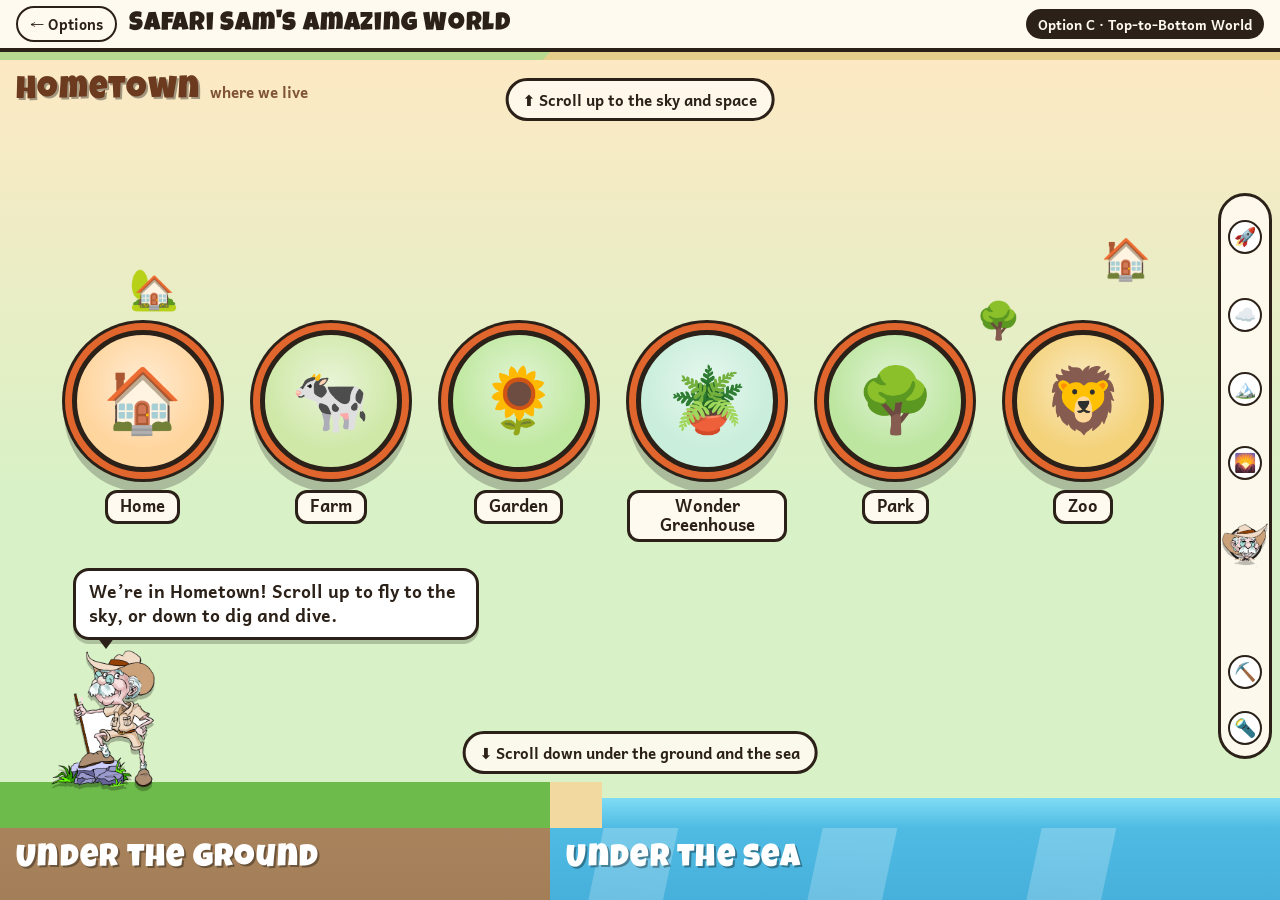
<file: deploy/safari-sam-world/option-c-updown.html>
<!doctype html>
<html lang="en">
<head>
<meta name="robots" content="noindex, nofollow">
<meta charset="utf-8">
<meta name="viewport" content="width=device-width, initial-scale=1, viewport-fit=cover">
<title>Top-to-Bottom World</title>
<link rel="preconnect" href="https://fonts.googleapis.com">
<link rel="preconnect" href="https://fonts.gstatic.com" crossorigin>
<link rel="stylesheet" href="https://fonts.googleapis.com/css2?family=Andika:wght@400;700&family=Luckiest+Guy&display=swap">
<link rel="stylesheet" href="shared/scene.css">
<link rel="stylesheet" href="shared/hub.css">
<style>
/* Option C — Top-to-Bottom World: the world cut open like a cake. Scroll up from Hometown to the sky and
   space, or down under the ground (left) and under the sea (right). A height bar shows where Sam is. */
body { display: grid; grid-template-rows: auto minmax(0, 1fr); height: 100vh; height: 100dvh; overflow: hidden; background: #0b0b2a; }
.tower { position: relative; overflow-y: auto; overflow-x: hidden; overscroll-behavior: contain; scroll-behavior: smooth; }
@media (prefers-reduced-motion: reduce) { .tower { scroll-behavior: auto; } }

.band {
  --g: clamp(78px, 10.6vw, 132px);
  position: relative; overflow: hidden;
  display: flex; flex-direction: column; justify-content: center;
  padding: 70px max(70px, env(safe-area-inset-right, 0px)) 48px max(16px, env(safe-area-inset-left, 0px));
}
.band-label {
  position: absolute; top: 16px; left: max(16px, env(safe-area-inset-left, 0px)); z-index: 2;
  display: flex; align-items: baseline; gap: 10px; flex-wrap: wrap;
}
.band-label b { font: 400 clamp(1.3rem, 3vw, 2rem)/1 var(--ss-font-display); letter-spacing: .04em; color: var(--lab, #fff); text-shadow: 2px 2px 0 rgba(0, 0, 0, .35); }
.band-label span { font-weight: 700; font-size: .95rem; color: var(--lab, #fff); opacity: .85; }
.deco { position: absolute; inset: 0; pointer-events: none; }
.deco > * { position: absolute; }
.e { transform: translate(-50%, -50%); font-family: var(--ss-font-emoji); line-height: 1; font-size: var(--s); }
.e.drift { animation: ss-drift 14s ease-in-out infinite alternate; }

.gates { position: relative; z-index: 1; display: flex; flex-wrap: wrap; justify-content: center; align-items: flex-start; gap: 18px clamp(12px, 2.2vw, 34px); }
.gate {
  display: flex; flex-direction: column; align-items: center; gap: 12px; width: calc(var(--g) + 28px);
  margin: 0; padding: 0; border: 0; background: none; color: var(--ss-ink); font: inherit; cursor: pointer;
  -webkit-tap-highlight-color: transparent; touch-action: manipulation;
}
.gate-ring {
  width: var(--g); height: var(--g); display: grid; place-items: center; border-radius: 50%;
  font-family: var(--ss-font-emoji); font-size: calc(var(--g) * .48); line-height: 1;
  background: radial-gradient(circle at 50% 38%, rgba(255, 255, 255, .55), transparent 62%), var(--peek);
  border: 5px solid var(--ss-ink);
  box-shadow: 0 0 0 7px var(--hood), 0 0 0 10px var(--ss-ink), 0 12px 0 8px rgba(0, 0, 0, .22);
  transition: transform .2s cubic-bezier(.3, 1.6, .5, 1);
}
.gate:hover .gate-ring, .gate:focus-visible .gate-ring { transform: scale(1.08) rotate(-4deg); }
.gate-name {
  margin-top: 6px; padding: 4px 12px 5px; text-align: center; text-wrap: balance;
  font: 700 clamp(.85rem, 1.6vw, 1.05rem)/1.1 var(--ss-font-body);
  background: var(--ss-paper); border: 3px solid var(--ss-ink); border-radius: 12px;
}
.gate:focus-visible { outline: none; }
.gate:focus-visible .gate-name { background: var(--ss-sun); }

/* the bands, top to bottom */
.b-space { min-height: 66vh; background: radial-gradient(ellipse at 25% 40%, rgba(140, 70, 220, .45), transparent 50%), radial-gradient(ellipse at 80% 70%, rgba(40, 170, 210, .3), transparent 45%), linear-gradient(#05051a, #1b1450); }
.b-sky { min-height: 58vh; background: linear-gradient(#1b1450, #3d63c9 30%, #6ec2f7 65%, #b6e3ff); }
.b-high { min-height: 58vh; background: linear-gradient(#b6e3ff, #e1f3ff); --lab: #24405e; }
.b-wild { min-height: 58vh; background: linear-gradient(#e1f3ff, #fde9c4 70%); --lab: #6b4a1f; }
.b-town { min-height: 68vh; padding-bottom: 86px; background: linear-gradient(#fde9c4, #d9f1c6 55%); --lab: #6b3a1f; }
.peak { bottom: 0; clip-path: polygon(50% 0, 100% 100%, 0 100%); background: linear-gradient(#fff 0 17%, #a59a91 17%); }
.peak.ice { background: linear-gradient(#fff 0 40%, #cfe8f7 40%); }
.hill { bottom: -8vh; height: 22vh; border-radius: 50% 50% 0 0 / 100% 100% 0 0; }
.surface { left: 0; right: 0; bottom: 0; height: 46px; background: linear-gradient(90deg, #6dbb4a 0 43%, #f1d9a0 43% 47%, transparent 47%); }
.surface::after { content: ''; position: absolute; left: 47%; right: 0; bottom: 0; height: 30px; background: linear-gradient(#7fdcf5, #4fbbe3); }
.star { width: 3px; height: 3px; border-radius: 50%; background: #fff; box-shadow: 0 0 6px #fff; animation: ss-twinkle 3s ease-in-out infinite; }

/* the split: under the ground (left) and under the sea (right) */
.b-split { display: grid; grid-template-columns: 43fr 57fr; padding: 0; justify-content: stretch; }
.col { position: relative; overflow: hidden; display: grid; grid-auto-rows: minmax(54vh, auto); }
.col.land { background: linear-gradient(#a8835c, #8d6b47 25%, #6e4f30 55%, #4a3322 85%, #2e1f14); }
.col.sea { background: linear-gradient(#4fbbe3, #1b78b4 30%, #0b3466 62%, #03081a 92%); }
.row { position: relative; display: flex; flex-direction: column; justify-content: center; padding: 64px 12px 36px; }
.col.land .row { padding-left: max(12px, env(safe-area-inset-left, 0px)); }
.col.sea .row { padding-right: max(64px, env(safe-area-inset-right, 0px)); }
.row .gates { gap: 18px 16px; }
.tunnel { height: 34px; border-radius: 999px; background: #2e1f14; opacity: .7; box-shadow: inset 0 6px 0 rgba(0, 0, 0, .3); }
.core { left: -20%; right: -20%; bottom: -16vh; height: 34vh; border-radius: 50% 50% 0 0; background: radial-gradient(ellipse at 50% 100%, #fff3b0, #ffb627 25%, #ff6a1f 55%, rgba(255, 80, 20, 0) 72%); animation: ss-glow 3s ease-in-out infinite alternate; }
.ray { top: -6%; width: 10%; height: 70%; transform: rotate(12deg); transform-origin: top; background: linear-gradient(rgba(255, 255, 255, .25), rgba(255, 255, 255, 0)); }
.bub { width: 12px; height: 12px; border-radius: 50%; border: 2px solid rgba(255, 255, 255, .6); animation: ss-rise 9s linear infinite; }
.glow { width: 6px; height: 6px; border-radius: 50%; background: #9ff0ff; box-shadow: 0 0 12px #9ff0ff; animation: ss-twinkle 2.6s ease-in-out infinite; }
.hint {
  position: absolute; left: 50%; z-index: 2; transform: translateX(-50%);
  padding: 6px 14px; white-space: nowrap; font-weight: 700; font-size: .95rem;
  background: rgba(255, 250, 240, .9); border: 3px solid var(--ss-ink); border-radius: 999px;
}
.hint.up { top: 18px; } .hint.down { bottom: 54px; }

/* Sam standing in Hometown */
.sam-stand { position: absolute; z-index: 2; left: max(16px, 4vw); bottom: 40px; width: clamp(64px, 9vw, 104px); }
.sam-stand .hub-say { left: 50%; bottom: calc(100% + 10px); transform: translate(-30px, 6px) scale(.94); transform-origin: 30px 100%; }
.sam-stand .hub-say.show { transform: translate(-30px, 0); }
.sam-stand .hub-say::after { left: 30px; }

/* the height bar */
.rail {
  position: fixed; z-index: 8; right: max(8px, env(safe-area-inset-right, 0px)); top: calc(50% + 26px); transform: translateY(-50%);
  height: min(70vh, 560px); width: 48px;
  background: rgba(255, 250, 240, .9); border: 3px solid var(--ss-ink); border-radius: 999px;
}
.rail-stop {
  position: absolute; left: 50%; transform: translate(-50%, -50%);
  width: 34px; height: 34px; display: grid; place-items: center; padding: 0;
  font-family: var(--ss-font-emoji); font-size: 18px; line-height: 1; cursor: pointer;
  background: #fff; border: 2px solid var(--ss-ink); border-radius: 50%;
}
.rail-stop span { position: absolute; right: calc(100% + 10px); top: 50%; transform: translateY(-50%); white-space: nowrap; font: 700 .8rem/1 var(--ss-font-body); color: var(--ss-ink); background: var(--ss-paper); border: 2px solid var(--ss-ink); border-radius: 999px; padding: 3px 8px; opacity: 0; transition: opacity .2s; pointer-events: none; }
.rail-stop:hover span, .rail-stop:focus-visible span { opacity: 1; }
.rail-sam { position: absolute; left: 50%; width: 46px; transform: translate(-50%, -60%); pointer-events: none; transition: top .25s ease-out; z-index: 2; }

/* opening a gate: a circle of the place's colour grows out of the gate */
.iris { position: fixed; inset: 0; z-index: 40; pointer-events: none; clip-path: circle(0 at var(--x) var(--y)); transition: clip-path .6s cubic-bezier(.6, 0, .3, 1); }
.iris.grow { clip-path: circle(150vmax at var(--x) var(--y)); }
@media (max-width: 620px) { .rail { width: 40px; } .rail-stop { width: 28px; height: 28px; font-size: 15px; } .rail-sam { width: 38px; } .band:not(.b-split) { padding-right: 58px; } .hint { font-size: .8rem; } .hint.up { top: 54px; } .col.sea .row { padding-right: 56px; } }
@media (prefers-reduced-motion: reduce) { .iris, .gate-ring, .rail-sam { transition: none !important; } .e, .star, .bub, .glow, .core { animation: none !important; } }
</style>
</head>
<body>
<header class="hub-bar">
  <a class="hub-back" href="index.html">← Options</a>
  <h1 class="hub-name">Safari Sam's Amazing World</h1>
  <span class="hub-opt">Option C · Top-to-Bottom World</span>
</header>

<main class="tower" id="tower" aria-label="Top-to-Bottom World">
  <section class="band b-space" data-stop="🚀" data-name="Space">
    <div class="band-label"><b>Space</b><span>way, way up</span></div>
    <div class="deco" data-stars="70">
      <span class="e" style="left:12%;top:34%;--s:64px">🪐</span><span class="e" style="left:84%;top:26%;--s:58px">🌕</span>
      <span class="e drift" style="left:58%;top:16%;--s:40px">☄️</span><span class="e drift" style="left:28%;top:76%;--s:36px">🛰️</span>
    </div>
    <div class="gates" data-ids="space"></div>
  </section>

  <section class="band b-sky" data-stop="☁️" data-name="Sky">
    <div class="band-label"><b>Sky</b><span>up high</span></div>
    <div class="deco">
      <span class="e drift" style="left:10%;top:40%;--s:70px">☁️</span><span class="e drift" style="left:34%;top:78%;--s:56px">☁️</span>
      <span class="e drift" style="left:72%;top:30%;--s:80px">☁️</span><span class="e drift" style="left:86%;top:76%;--s:60px">☁️</span>
      <span class="e" style="left:22%;top:22%;--s:34px">✈️</span><span class="e" style="left:62%;top:70%;--s:44px">🎈</span>
      <span class="e" style="left:48%;top:24%;--s:24px">🐦</span><span class="e" style="left:52%;top:20%;--s:20px">🐦</span>
    </div>
    <div class="gates" data-ids="sky"></div>
  </section>

  <section class="band b-high" data-stop="🏔️" data-name="Mountains & Ice">
    <div class="band-label"><b>Mountains &amp; Ice</b><span>high and cold</span></div>
    <div class="deco">
      <div class="peak" style="left:-4%;width:34%;height:58%"></div><div class="peak" style="left:20%;width:26%;height:44%"></div>
      <div class="peak ice" style="left:60%;width:30%;height:40%"></div><div class="peak ice" style="left:78%;width:28%;height:52%"></div>
      <span class="e" style="left:44%;top:24%;--s:40px">🦅</span>
    </div>
    <div class="gates" data-ids="mountains,polar"></div>
  </section>

  <section class="band b-wild" data-stop="🌄" data-name="Wild Lands">
    <div class="band-label"><b>Wild Lands</b><span>far away from town</span></div>
    <div class="deco">
      <div class="hill" style="left:-10%;width:60%;background:#b7d98f"></div><div class="hill" style="left:40%;width:70%;background:#e6cf8a"></div>
      <span class="e" style="left:8%;top:84%;--s:44px">🌲</span><span class="e" style="left:30%;top:88%;--s:40px">🌴</span>
      <span class="e" style="left:62%;top:86%;--s:40px">🌳</span><span class="e" style="left:84%;top:88%;--s:40px">🌵</span>
    </div>
    <div class="gates" data-ids="forest,jungle,savanna,desert,islands"></div>
  </section>

  <section class="band b-town" id="town" data-stop="🏡" data-name="Hometown">
    <div class="band-label"><b>Hometown</b><span>where we live</span></div>
    <div class="hint up">⬆ Scroll up to the sky and space</div>
    <div class="deco">
      <span class="e" style="left:12%;top:30%;--s:40px">🏡</span><span class="e" style="left:88%;top:26%;--s:40px">🏠</span>
      <span class="e" style="left:78%;top:34%;--s:36px">🌳</span><div class="surface"></div>
    </div>
    <div class="gates" data-ids="home,farm,garden,greenhouse,park,zoo"></div>
    <div class="sam-stand" id="sam"></div>
    <div class="hint down">⬇ Scroll down under the ground and the sea</div>
  </section>

  <section class="band b-split" data-stop="⛏️" data-name="Under the ground & sea">
    <div class="col land">
      <div class="deco">
        <div class="tunnel" style="left:8%;top:14%;width:44%"></div><div class="tunnel" style="left:46%;top:38%;width:40%"></div>
        <div class="tunnel" style="left:12%;top:62%;width:36%"></div>
        <span class="e" style="left:78%;top:18%;--s:30px">🦴</span><span class="e" style="left:20%;top:48%;--s:26px">🪨</span>
        <span class="e" style="left:70%;top:72%;--s:26px">💎</span><div class="core"></div>
      </div>
      <div class="row"><div class="band-label"><b>Under the ground</b></div><div class="gates" data-ids="underground"></div></div>
      <div class="row"><div class="gates" data-ids="night"></div></div>
      <div class="row"></div>
    </div>
    <div class="col sea">
      <div class="deco" data-glow="26">
        <div class="ray" style="left:10%"></div><div class="ray" style="left:40%"></div><div class="ray" style="left:70%"></div>
        <span class="e" style="left:18%;top:26%;--s:24px">🐟</span><span class="e" style="left:76%;top:22%;--s:22px">🐠</span>
        <span class="e" style="left:30%;top:31%;--s:26px">🪸</span><span class="e" style="left:64%;top:48%;--s:30px">🐬</span>
      </div>
      <div class="row"><div class="band-label"><b>Under the sea</b></div><div class="gates" data-ids="pond,reef"></div></div>
      <div class="row"><div class="gates" data-ids="ocean"></div></div>
      <div class="row" data-stop="🔦" data-name="Deep sea"><div class="gates" data-ids="deep"></div></div>
    </div>
  </section>
</main>

<nav class="rail" id="rail" aria-label="Go up or down"></nav>

<script src="shared/worlds.js"></script>
<script src="shared/facts.js"></script>
<script src="shared/scene.js"></script>
<script>
(function () {
  const { hoods, worlds } = window.SAFARI;
  const tower = document.getElementById('tower');
  const rail = document.getElementById('rail');
  const reduce = matchMedia('(prefers-reduced-motion: reduce)').matches;
  const rnd = (() => { let s = 11; return () => ((s = (s * 16807) % 2147483647) / 2147483647); })();
  const node = (tag, cls, inner) => { const n = document.createElement(tag); n.className = cls; if (inner != null) n.innerHTML = inner; return n; };

  // stars, bubbles and glowing specks
  document.querySelectorAll('[data-stars]').forEach((d) => {
    for (let i = 0; i < +d.dataset.stars; i++) {
      const s = node('i', 'star');
      Object.assign(s.style, { left: rnd() * 100 + '%', top: rnd() * 100 + '%', animationDelay: -rnd() * 3 + 's' });
      d.append(s);
    }
  });
  document.querySelectorAll('[data-glow]').forEach((d) => {
    for (let i = 0; i < +d.dataset.glow; i++) {
      const deep = i % 2 === 0;
      const s = node('i', deep ? 'glow' : 'bub');
      Object.assign(s.style, { left: rnd() * 100 + '%', top: (deep ? 66 + rnd() * 32 : 10 + rnd() * 80) + '%', animationDelay: -rnd() * 9 + 's' });
      d.append(s);
    }
  });

  // gates
  document.querySelectorAll('.gates[data-ids]').forEach((row) => {
    row.dataset.ids.split(',').forEach((id) => {
      const w = worlds.find((x) => x.id === id);
      const hood = hoods.find((h) => h.id === w.hood);
      const g = node('button', 'gate', `<span class="gate-ring" aria-hidden="true">${w.icon}</span><span class="gate-name">${w.name}</span>`);
      g.type = 'button';
      g.style.setProperty('--hood', hood.color);
      g.style.setProperty('--peek', w.peek);
      g.setAttribute('aria-label', 'Go into ' + w.name);
      g.addEventListener('click', () => go(w, g));
      row.append(g);
    });
  });

  // Sam in Hometown
  const samBox = document.getElementById('sam');
  samBox.innerHTML = window.SafariScene.sam() + '<div class="hub-say" aria-live="polite"></div>';
  const bubble = samBox.querySelector('.hub-say');
  let sayT;
  const say = (t, ms) => {
    bubble.textContent = t;
    bubble.classList.add('show');
    clearTimeout(sayT);
    sayT = setTimeout(() => bubble.classList.remove('show'), ms || 4000);
  };

  // height bar: one stop per band (and the deep end), Sam's face slides along as you scroll
  const stops = [...document.querySelectorAll('[data-stop]')];
  const railSam = node('div', 'rail-sam', window.SafariScene.sam('smiling'));
  rail.append(railSam);
  const stopBtns = stops.map((s) => {
    const b = node('button', 'rail-stop', `${s.dataset.stop}<span>${s.dataset.name}</span>`);
    b.type = 'button';
    b.setAttribute('aria-label', s.dataset.name);
    b.addEventListener('click', () => s.scrollIntoView({ block: 'start' }));
    rail.append(b);
    return b;
  });
  const top = (el) => el.getBoundingClientRect().top - tower.getBoundingClientRect().top + tower.scrollTop;
  function layoutRail() {
    const total = tower.scrollHeight;
    stops.forEach((s, i) => { stopBtns[i].style.top = ((top(s) + s.offsetHeight / 2) / total * 100) + '%'; });
    onScroll();
  }
  function onScroll() {
    const mid = tower.scrollTop + tower.clientHeight / 2;
    railSam.style.top = (mid / tower.scrollHeight * 100) + '%';
  }
  tower.addEventListener('scroll', onScroll, { passive: true });
  window.addEventListener('resize', layoutRail);

  // start at Hometown
  const town = document.getElementById('town');
  requestAnimationFrame(() => {
    tower.style.scrollBehavior = 'auto';
    tower.scrollTop = top(town) - 8;
    tower.style.scrollBehavior = '';
    layoutRail();
  });
  setTimeout(() => say('We’re in Hometown! Scroll up to fly to the sky, or down to dig and dive.', 6500), 500);

  // going in: a circle of the place's colour grows out of the gate, then the place opens
  let busy = false;
  function go(w, g) {
    if (busy || window.SafariScene.isOpen()) return;
    busy = true;
    bubble.classList.remove('show');
    const r = g.querySelector('.gate-ring').getBoundingClientRect();
    const iris = node('div', 'iris');
    iris.style.background = w.peek;
    iris.style.setProperty('--x', r.left + r.width / 2 + 'px');
    iris.style.setProperty('--y', r.top + r.height / 2 + 'px');
    document.body.append(iris);
    requestAnimationFrame(() => requestAnimationFrame(() => iris.classList.add('grow')));
    setTimeout(() => {
      window.SafariScene.open(w.id, {
        onClose: () => {
          iris.classList.remove('grow');
          setTimeout(() => { iris.remove(); busy = false; }, reduce ? 0 : 620);
        }
      });
    }, reduce ? 0 : 560);
  }
})();
</script>
</body>
</html>
</file>
<file: prototypes/shared/scene.css>
/* Safari Sam — inside a gate. Shared by all three main-world prototypes.
   One illustrated look (a picture book), so there is no dark version on purpose.
   Sizes inside a scene use cqh (1% of the scene's height), so a scene looks the same on any screen. */
:root {
  --ss-ink: #2b2118;          /* outlines and text, like the books' ink lines */
  --ss-paper: #fffaf0;        /* cards and labels */
  --ss-khaki: #e2c486;        /* Sam's pith helmet */
  --ss-khaki-dark: #7a5a2e;
  --ss-red: #d94f3d;          /* "Because He liked it!" */
  --ss-sun: #ffd23f;
  --ss-font-display: 'Luckiest Guy', 'Arial Rounded MT Bold', 'Trebuchet MS', sans-serif;
  --ss-font-body: 'Andika', 'Segoe UI', system-ui, sans-serif;
  --ss-font-emoji: 'Segoe UI Emoji', 'Apple Color Emoji', 'Noto Color Emoji', sans-serif;
}
[hidden] { display: none !important; }

/* ---------- the shell ---------- */
.ss {
  position: fixed; inset: 0; z-index: 50;
  display: grid; grid-template-rows: auto 1fr;
  background: #1d2a1f; color: var(--ss-ink);
  font-family: var(--ss-font-body);
  animation: ss-in .45s ease both;
}
.ss.leaving { animation: ss-out .32s ease both; }
@keyframes ss-in { from { opacity: 0; transform: scale(1.05); } to { opacity: 1; transform: none; } }
@keyframes ss-out { to { opacity: 0; transform: scale(.97); } }

.ss-top {
  position: relative; z-index: 6;
  display: flex; align-items: center; gap: 14px;
  padding: calc(8px + env(safe-area-inset-top, 0px)) max(14px, env(safe-area-inset-right, 0px)) 8px max(14px, env(safe-area-inset-left, 0px));
  background: var(--ss-paper);
  border-bottom: 4px solid var(--ss-ink);
}
.ss-leave {
  display: inline-flex; align-items: center; gap: 8px;
  padding: 7px 18px 7px 10px;
  font: 700 1.1rem/1 var(--ss-font-body); color: var(--ss-ink);
  background: var(--ss-khaki); border: 3px solid var(--ss-ink); border-radius: 999px;
  box-shadow: 0 4px 0 var(--ss-ink); cursor: pointer;
}
.ss-leave-icon { font-family: var(--ss-font-emoji); font-size: 1.5rem; }
.ss-leave:active { transform: translateY(3px); box-shadow: 0 1px 0 var(--ss-ink); }
.ss-leave:focus-visible, .ss-why:focus-visible, .ss-card-x:focus-visible, .ss-nav:focus-visible, .ss-sam-btn:focus-visible { outline: 4px solid var(--ss-sun); outline-offset: 3px; }
.ss-title { display: flex; align-items: center; gap: 10px; font: 400 clamp(1.4rem, 3.4vw, 2.1rem)/1 var(--ss-font-display); letter-spacing: .02em; padding-top: .15em; }
.ss-title-icon { font-family: var(--ss-font-emoji); font-size: 1.15em; padding-bottom: .1em; }
.ss-hood {
  margin-left: auto; padding: 5px 14px; border-radius: 999px;
  font-weight: 700; font-size: .95rem; color: #fff; background: var(--hood);
  border: 3px solid var(--ss-ink);
}
@media (max-width: 620px) { .ss-hood { display: none; } .ss-leave { padding-right: 12px; } }

.ss-stage {
  position: relative; container-type: size;
  overflow-x: auto; overflow-y: hidden; overscroll-behavior: contain;
  scrollbar-width: thin; scrollbar-color: var(--ss-khaki-dark) transparent;
}
.ss-canvas {
  --u: 10cqh;
  position: relative; overflow: hidden;
  height: 100cqh; width: max(100cqw, calc(100cqh * var(--ar, 1.6)));
}
.ss-canvas div, .ss-canvas i { position: absolute; }

/* ---------- creatures and props ---------- */
.ss-critter {
  position: absolute; z-index: 3; transform: translate(-50%, -100%);
  margin: 0; padding: 0; border: 0; background: none; color: var(--ss-ink); font: inherit; line-height: 1;
  cursor: pointer; -webkit-tap-highlight-color: transparent; touch-action: manipulation;
}
.ss-emoji {
  display: block; font-family: var(--ss-font-emoji); line-height: 1;
  font-size: calc(var(--u) * var(--s, 1));
  transform-origin: 50% 100%;
  filter: drop-shadow(0 .6cqh 0 rgba(43, 33, 24, .2));
  animation: ss-bob 3.4s ease-in-out var(--d, 0s) infinite;
  transition: scale .15s ease;
}
.ss-critter:hover .ss-emoji, .ss-critter:focus-visible .ss-emoji { scale: 1.14; }
.ss-critter:focus-visible { outline: none; }
.ss-critter:focus-visible .ss-tag { background: var(--ss-sun); }
.ss-tag {
  position: absolute; left: 50%; top: 100%; transform: translate(-50%, .3cqh);
  padding: .05em .55em .12em; white-space: nowrap; pointer-events: none;
  font: 700 max(11px, 2.15cqh)/1.15 var(--ss-font-body);
  background: rgba(255, 250, 240, .93); border: 2px solid var(--ss-ink); border-radius: 999px;
}
.ss-critter.met .ss-tag { background: #ffe58a; }
.ss-critter.air .ss-emoji { animation-name: ss-fly; animation-duration: 5.5s; }
.ss-critter.swim .ss-emoji { animation: ss-swim 5s ease-in-out var(--d, 0s) infinite; }
.ss-critter.hang .ss-emoji { animation: ss-hang 4s ease-in-out var(--d, 0s) infinite; }
.ss-critter.boing .ss-emoji { animation: ss-boing .7s cubic-bezier(.3, 1.5, .5, 1) both; }
@keyframes ss-bob { 50% { transform: translateY(-.7cqh); } }
@keyframes ss-fly {
  0%, 100% { transform: translate(0, 0) rotate(-4deg); }
  25% { transform: translate(1.6cqh, -1.8cqh) rotate(3deg); }
  50% { transform: translate(3.2cqh, .4cqh) rotate(-2deg); }
  75% { transform: translate(1.2cqh, 1.6cqh) rotate(4deg); }
}
@keyframes ss-swim {
  0%, 100% { transform: translateX(-2.4cqh) scaleX(1); }
  45% { transform: translateX(2.4cqh) scaleX(1); }
  50% { transform: translateX(2.4cqh) scaleX(-1); }
  95% { transform: translateX(-2.4cqh) scaleX(-1); }
}
@keyframes ss-hang { 50% { transform: translateY(1.6cqh); } }
@keyframes ss-boing {
  25% { transform: translateY(-5cqh) scale(1.12, .92) rotate(-6deg); }
  55% { transform: translateY(0) scale(.92, 1.08); }
  75% { transform: translateY(-1.5cqh) rotate(4deg); }
  100% { transform: none; }
}

.ss-prop {
  position: absolute; z-index: 1; transform: translate(-50%, -100%);
  font-family: var(--ss-font-emoji); line-height: 1; font-size: calc(var(--u) * var(--s, 1));
  pointer-events: none; user-select: none;
}
.ss-prop.decor { z-index: 0; opacity: .92; }
.ss-prop.dim { opacity: .45; }
.ss-cloud { opacity: .95; animation: ss-drift 18s ease-in-out infinite alternate; }
.ss-cloud.slow { animation-duration: 27s; }
.ss-cloud.big { z-index: 0; opacity: .88; }
@keyframes ss-drift { to { translate: 6cqh 0; } }

/* ---------- Sam and his speech bubble ---------- */
.ss-sam {
  position: absolute; z-index: 5;
  left: max(10px, env(safe-area-inset-left, 0px)); bottom: calc(8px + env(safe-area-inset-bottom, 0px));
  display: flex; align-items: flex-end; gap: 4px; pointer-events: none;
}
.ss-sam-btn { pointer-events: auto; width: clamp(62px, 13vh, 118px); padding: 0; border: 0; background: none; cursor: pointer; border-radius: 50%; }
.sam-svg { display: block; width: 100%; height: auto; filter: drop-shadow(0 4px 0 rgba(0, 0, 0, .25)); }
.ss-bubble {
  position: relative; max-width: min(42ch, 58vw); margin-bottom: clamp(48px, 9vh, 92px);
  padding: 10px 14px; font-weight: 700; font-size: clamp(.95rem, 2.3vh, 1.2rem); line-height: 1.35;
  background: #fff; border: 3px solid var(--ss-ink); border-radius: 18px;
  box-shadow: 0 4px 0 rgba(0, 0, 0, .2);
  opacity: 0; transform: translateY(8px) scale(.94); transform-origin: 0 100%;
  transition: opacity .25s, transform .25s;
}
.ss-bubble::before {
  content: ''; position: absolute; left: -14px; bottom: 14px;
  border: 8px solid transparent; border-right: 12px solid var(--ss-ink);
}
.ss-bubble.show { opacity: 1; transform: none; pointer-events: auto; }

/* ---------- the creature card ---------- */
.ss-card {
  position: absolute; z-index: 7; left: 50%; bottom: calc(14px + env(safe-area-inset-bottom, 0px));
  width: min(740px, calc(100% - 24px)); max-height: calc(100% - 96px); overflow: auto;
  display: grid; grid-template-columns: auto 1fr; gap: 4px 20px; align-items: start;
  padding: 18px 22px 16px;
  background: var(--ss-paper); border: 4px solid var(--ss-ink); border-radius: 26px;
  box-shadow: 0 8px 0 rgba(43, 33, 24, .35);
  transform: translateX(-50%);
}
.ss-card.pop { animation: ss-card-in .38s cubic-bezier(.2, 1.45, .4, 1) both; }
@keyframes ss-card-in { from { transform: translate(-50%, 40%) scale(.9); opacity: 0; } to { transform: translateX(-50%); opacity: 1; } }
.ss-card-pic { font-family: var(--ss-font-emoji); font-size: clamp(64px, 15vh, 128px); line-height: 1; padding-top: 6px; }
.ss-card-body { min-width: 0; }
.ss-card-name { margin: 0 40px 4px 0; font: 400 clamp(1.7rem, 4.4vh, 2.5rem)/1.05 var(--ss-font-display); letter-spacing: .02em; text-wrap: balance; }
.ss-card-q { margin: 0 0 4px; font-weight: 700; font-size: 1.18rem; line-height: 1.35; color: var(--ss-khaki-dark); }
.ss-card-a { margin: 0; max-width: 62ch; font-size: 1.1rem; line-height: 1.5; }
.ss-card-end { position: relative; margin-top: 12px; min-height: 52px; display: flex; align-items: center; }
.ss-why {
  padding: 10px 22px; cursor: pointer;
  font: 700 1.15rem/1.1 var(--ss-font-body); color: #fff;
  background: var(--ss-red); border: 3px solid var(--ss-ink); border-radius: 999px;
  box-shadow: 0 4px 0 var(--ss-ink);
}
.ss-why:active { transform: translateY(3px); box-shadow: 0 1px 0 var(--ss-ink); }
.ss-liked {
  margin: 0; font: 400 clamp(1.8rem, 5.2vh, 3rem)/1 var(--ss-font-display);
  text-transform: uppercase; letter-spacing: .03em; color: var(--ss-red);
  text-shadow: 3px 3px 0 var(--ss-sun), 5px 5px 0 var(--ss-ink);
  animation: ss-liked .6s cubic-bezier(.2, 1.6, .4, 1) both;
}
@keyframes ss-liked { from { transform: scale(.3) rotate(-8deg); opacity: 0; } }
.ss-spark {
  position: absolute; left: 30%; top: 50%; font-family: var(--ss-font-emoji); font-size: 1.4rem; pointer-events: none;
  animation: ss-spark .9s ease-out forwards;
}
@keyframes ss-spark { to { transform: translate(var(--dx), var(--dy)) scale(.4) rotate(160deg); opacity: 0; } }
.ss-card-src { margin: 10px 0 0; font-size: .8rem; color: #8a7a66; }
.ss-card-x {
  position: absolute; top: 10px; right: 10px; width: 40px; height: 40px;
  font-size: 1.1rem; font-weight: 700; color: var(--ss-ink);
  background: #fff; border: 3px solid var(--ss-ink); border-radius: 50%; cursor: pointer;
}
@media (max-width: 560px) {
  .ss-card { grid-template-columns: 1fr; padding: 14px 16px; }
  .ss-card-pic { font-size: 54px; padding: 0; }
}

/* ---------- arrows for wide scenes ---------- */
.ss-nav {
  position: absolute; z-index: 5; top: 55%;
  width: 54px; height: 54px; border-radius: 50%;
  font-size: 1.3rem; color: var(--ss-ink); cursor: pointer;
  background: var(--ss-khaki); border: 3px solid var(--ss-ink); box-shadow: 0 4px 0 var(--ss-ink);
}
.ss-nav.l { left: max(10px, env(safe-area-inset-left, 0px)); }
.ss-nav.r { right: max(10px, env(safe-area-inset-right, 0px)); }

/* ---------- shared scenery ---------- */
.ss-sun {
  top: 7%; right: 8%; width: 14cqh; height: 14cqh; border-radius: 50%;
  background: radial-gradient(circle at 40% 40%, #fff7c2, var(--ss-sun) 55%, #ffb627);
  box-shadow: 0 0 0 2cqh rgba(255, 226, 120, .35), 0 0 8cqh rgba(255, 210, 80, .6);
}
.ss-sun.pale { background: radial-gradient(#fff, #fff4c7 70%); box-shadow: 0 0 6cqh rgba(255, 255, 255, .8); }

/* land, greenhouse, ice */
.ss-k-land, .ss-k-glass, .ss-k-ice { background: linear-gradient(var(--sky1), var(--sky2) 55%); }
.ss-hill { border-radius: 50% 50% 0 0 / 100% 100% 0 0; background: color-mix(in srgb, var(--ground) 70%, var(--sky2)); }
.ss-hill.far { background: color-mix(in srgb, var(--ground) 45%, var(--sky2)); }
.ss-ground {
  background: linear-gradient(color-mix(in srgb, var(--ground) 80%, #fff), var(--ground) 18%, color-mix(in srgb, var(--ground) 80%, #000));
  border-top: .5cqh solid color-mix(in srgb, var(--ground) 62%, #000);
  border-radius: 40% 60% 0 0 / 1.4cqh 1.4cqh 0 0;
}
.ss-glass {
  background:
    linear-gradient(90deg, transparent calc(100% - 5px), rgba(70, 110, 90, .5) 0) 0 0 / 12.5% 100%,
    linear-gradient(transparent calc(100% - 5px), rgba(70, 110, 90, .5) 0) 0 0 / 100% 34%,
    linear-gradient(rgba(255, 255, 255, .4), rgba(255, 255, 255, 0));
}
.ss-snow {
  z-index: 5; width: .8cqh; height: .8cqh; border-radius: 50%; background: #fff; pointer-events: none;
  opacity: calc(.5 + var(--r) * .5); animation: ss-fall 10s linear infinite;
}
@keyframes ss-fall { to { translate: 3cqh 105cqh; } }

/* night and caves */
.ss-k-night { background: linear-gradient(var(--sky1), var(--sky2)); }
.ss-k-night .ss-ground { background: linear-gradient(#3e3459, #211b33); border-top-color: #15111f; }
.ss-rocks { z-index: 1; background: linear-gradient(#120f22, #2b2546); }
.ss-moon {
  top: 30%; right: 12%; width: 10cqh; height: 10cqh; border-radius: 50%;
  background: #fdf6d8; box-shadow: inset -2cqh -1cqh 0 #e6dcb4, 0 0 5cqh rgba(253, 246, 216, .5);
}
.ss-star {
  width: .5cqh; height: .5cqh; border-radius: 50%; background: #fff; box-shadow: 0 0 1cqh #fff;
  opacity: calc(.35 + var(--r) * .65); animation: ss-twinkle 3s ease-in-out infinite;
}
@keyframes ss-twinkle { 50% { opacity: .2; } }

/* water: pond, reef, ocean */
.ss-k-water { background: linear-gradient(var(--sky1), var(--sky2)); }
.ss-surface { background: linear-gradient(rgba(255, 255, 255, .55), rgba(255, 255, 255, 0)); }
.ss-ray {
  transform: rotate(14deg); transform-origin: top;
  background: linear-gradient(rgba(255, 255, 255, .22), rgba(255, 255, 255, 0) 75%);
  animation: ss-ray 6s ease-in-out infinite alternate;
}
@keyframes ss-ray { to { opacity: .35; } }
.ss-bub {
  z-index: 1; width: calc(1cqh + var(--r) * 1.6cqh); aspect-ratio: 1; border-radius: 50%;
  border: .25cqh solid rgba(255, 255, 255, .7); background: rgba(255, 255, 255, .12);
  animation: ss-rise 8s linear infinite;
}
@keyframes ss-rise { to { translate: 0 -110cqh; } }
.ss-floor { background: var(--ground); border-radius: 50% 50% 0 0 / 40% 40% 0 0; box-shadow: inset 0 1.2cqh 0 rgba(255, 255, 255, .18); }
.ss-floor.dark { background: #0a0e1a; box-shadow: none; }

/* deep sea: dark, glowing creatures, a flashlight that follows your finger */
.ss-k-deep { background: radial-gradient(ellipse at 50% -10%, var(--sky1), var(--sky2) 75%); }
.ss-k-deep .ss-emoji { filter: drop-shadow(0 0 1.4cqh rgba(110, 230, 255, .9)); }
.ss-snowfall { width: .45cqh; height: .45cqh; border-radius: 50%; background: rgba(200, 230, 255, .7); animation: ss-fall 16s linear infinite; }
.ss-torch {
  inset: 0; z-index: 4; pointer-events: none;
  background: radial-gradient(circle at var(--tx, 50%) var(--ty, 55%), rgba(2, 4, 12, 0) 0, rgba(2, 4, 12, 0) 15cqh, rgba(2, 4, 12, .93) 30cqh);
}

/* sky */
.ss-k-sky { background: linear-gradient(var(--sky1), var(--sky2)); }

/* underground */
.ss-k-under { background: linear-gradient(#a8835c 0 12%, #8d6b47 12% 34%, #7a5a3a 34% 56%, #644831 56% 78%, #4a3322 78%); }
.ss-topsoil { background: linear-gradient(#9fdcff 0 55%, #6dbb4a 55% 72%, #a8835c 72%); }
.ss-tunnel { border-radius: 999px; background: #2e1f14; box-shadow: inset 0 .8cqh 0 rgba(0, 0, 0, .35); opacity: .75; }
.ss-core {
  border-radius: 50% 50% 0 0;
  background: radial-gradient(ellipse at 50% 100%, #fff3b0 0, #ffb627 25%, #ff6a1f 55%, rgba(255, 80, 20, 0) 72%);
  animation: ss-glow 3s ease-in-out infinite alternate;
}
@keyframes ss-glow { to { opacity: .75; } }

/* space */
.ss-k-space {
  background:
    radial-gradient(ellipse at 25% 30%, rgba(140, 70, 220, .45), transparent 45%),
    radial-gradient(ellipse at 78% 70%, rgba(40, 170, 210, .35), transparent 45%),
    linear-gradient(var(--sky1), var(--sky2));
}
.ss-k-space .ss-star { width: calc(.3cqh + var(--r) * .5cqh); height: calc(.3cqh + var(--r) * .5cqh); }
.ss-shoot {
  border-radius: 999px; transform: rotate(-20deg); opacity: 0;
  background: linear-gradient(90deg, rgba(255, 255, 255, 0), #fff);
  animation: ss-shoot 7s ease-in infinite;
}
@keyframes ss-shoot { 0%, 80% { opacity: 0; translate: 0 0; } 85% { opacity: 1; } 100% { opacity: 0; translate: -30cqh 11cqh; } }

/* ---------- Home: the doll's house ---------- */
.ss-home { background: linear-gradient(#8fd3ff, #e8f7ff 60%); }
.h-grass { background: linear-gradient(#8bd16a, #5aa443); border-top: .5cqh solid #3f7d2f; }
.h-roof { clip-path: polygon(50% 0, 100% 100%, 0 100%); background: repeating-linear-gradient(0deg, #c2513a 0 2.4cqh, #a8432f 2.4cqh 2.8cqh); }
.h-chimney { background: #a8432f; border: .4cqh solid #6b2a1d; }
.h-body { background: #e9d3a8; border: .7cqh solid #6b4426; border-top: 0; box-shadow: 0 1cqh 0 rgba(0, 0, 0, .12); }
.h-room { border: .35cqh solid #6b4426; }
.h-bed { background: radial-gradient(circle, rgba(255, 255, 255, .6) .5cqh, transparent .6cqh) 0 0 / 4cqh 4cqh, #d8cff5; }
.h-living { background: linear-gradient(transparent 84%, #b98a5a 84%), #cdeccf; }
.h-kitchen { background: linear-gradient(#fff0b8 0 64%, transparent 64%), repeating-conic-gradient(#fff 0 25%, #cfe8f7 0 50%) 0 0 / 3cqh 3cqh; }
.h-floor, .h-wall { background: #8a5a3b; }
.h-label {
  width: auto !important; height: auto !important; z-index: 2; white-space: nowrap;
  padding: .3cqh .9cqh; border-radius: 999px;
  font: 700 max(10px, 1.9cqh)/1 var(--ss-font-body); color: #6b4426; background: rgba(255, 255, 255, .75);
}
.h-window {
  border: .6cqh solid #fff; outline: .35cqh solid #6b4426;
  background:
    linear-gradient(90deg, transparent calc(50% - .3cqh), #fff 0 calc(50% + .3cqh), transparent 0),
    linear-gradient(transparent calc(50% - .3cqh), #fff 0 calc(50% + .3cqh), transparent 0),
    linear-gradient(#bfe8ff, #e9f8ff);
}
.h-table { background: linear-gradient(#a0704a 0 22%, transparent 22%), linear-gradient(90deg, transparent 6%, #7a5034 6% 14%, transparent 14% 86%, #7a5034 86% 94%, transparent 94%); }
.h-cage { border: .5cqh solid #9aa3ad; border-radius: 1.4cqh 1.4cqh .4cqh .4cqh; background: linear-gradient(transparent 80%, #f2d99b 80%), rgba(255, 255, 255, .35); }
.h-bars { z-index: 4; pointer-events: none; border-radius: 1.4cqh 1.4cqh .4cqh .4cqh; background: repeating-linear-gradient(90deg, transparent 0 1.6cqh, rgba(120, 130, 140, .85) 1.6cqh 1.9cqh); }
.h-bars.round { border-radius: 50% 50% .6cqh .6cqh / 40% 40% .6cqh .6cqh; background: repeating-linear-gradient(90deg, transparent 0 1.3cqh, rgba(201, 162, 39, .85) 1.3cqh 1.6cqh); }
.h-birdcage { border: .5cqh solid #c9a227; border-radius: 50% 50% .6cqh .6cqh / 40% 40% .6cqh .6cqh; background: rgba(255, 255, 255, .35); }
.h-hook { background: #6b4426; }
.h-thread { background: rgba(80, 80, 80, .55); }
.h-stand { background: linear-gradient(#8a5a3b 0 14%, transparent 14%), linear-gradient(90deg, transparent 42%, #6b4426 42% 58%, transparent 58%); }
.h-bowl {
  z-index: 2; width: 14cqh; height: 13cqh; transform: translate(-50%, -100%);
  border: .4cqh solid rgba(90, 150, 180, .9); border-radius: 50% 50% 46% 46% / 46% 46% 54% 54%;
  background: radial-gradient(circle at 32% 30%, rgba(255, 255, 255, .75) 0 1.1cqh, transparent 1.3cqh), linear-gradient(rgba(255, 255, 255, .3) 0 24%, #8fd8f5 24%, #4fb3d9);
}
.h-counter { background: linear-gradient(#e7e1d3 0 14%, #7fb3c9 14%); border: .35cqh solid #6b4426; }
.h-mousehole { z-index: 2; background: #2b1d14; border-radius: 50% 50% 0 0 / 60% 60% 0 0; }
.h-fence {
  filter: drop-shadow(0 .3cqh 0 rgba(0, 0, 0, .2));
  background:
    repeating-linear-gradient(90deg, #fffaf0 0 2.6cqh, transparent 2.6cqh 4cqh),
    linear-gradient(transparent 22%, #fffaf0 22% 30%, transparent 30% 68%, #fffaf0 68% 76%, transparent 76%);
}
.h-kennel-roof { clip-path: polygon(50% 0, 100% 100%, 0 100%); background: #c2513a; }
.h-kennel { background: repeating-linear-gradient(0deg, #c98a4b 0 2.6cqh, #b5763c 2.6cqh 3cqh); border: .4cqh solid #6b4426; border-top: 0; }
.h-kennel-door { background: #2b1d14; border-radius: 50% 50% 0 0 / 40% 40% 0 0; }
.h-kennel-sign { display: grid; place-items: center; font-family: var(--ss-font-emoji); font-size: 2.6cqh; background: var(--ss-paper); border: .3cqh solid #6b4426; border-radius: .8cqh; }

/* ---------- Zoo: walk along the path ---------- */
.ss-zoo { background: linear-gradient(#8fd3ff, #eaf8ff 45%); }
.z-hills { background: radial-gradient(ellipse at 50% 100%, #a5d58f 0 58%, transparent 60%) 0 100% / 9% 100% repeat-x; }
.z-grass { background: linear-gradient(#9bd27a, #7cbf5a); }
.z-path { background: radial-gradient(circle, rgba(140, 110, 70, .35) .5cqh, transparent .6cqh) 0 0 / 5cqh 4cqh, linear-gradient(#f0d9a6, #e3c58a); border-top: .6cqh solid #c9a96e; }
.z-pillar { z-index: 2; border: .4cqh solid #6b4426; border-radius: .8cqh .8cqh 0 0; background: repeating-linear-gradient(0deg, #c98a4b 0 3cqh, #b5763c 3cqh 3.4cqh); }
.z-banner {
  z-index: 3; display: grid; place-items: center; padding-top: .8cqh;
  font: 400 7cqh/1 var(--ss-font-display); letter-spacing: .08em; color: var(--ss-paper);
  background: #e0662e; border: .5cqh solid var(--ss-ink); border-radius: 1.5cqh; text-shadow: .4cqh .4cqh 0 var(--ss-ink);
}
.z-pen { border: .5cqh solid rgba(60, 40, 20, .3); border-bottom: 0; border-radius: 2cqh 2cqh 0 0; }
.z-sand { background: linear-gradient(#ead29a, #ddbb79); }
.z-dust { background: linear-gradient(#dfc49a, #cfae7c); }
.z-grass-dry { background: linear-gradient(#e6d58a, #cdb664); }
.z-green { background: linear-gradient(#a8d98a, #7fbf63); }
.z-ice { background: linear-gradient(#f4fbff, #d7ecfa); }
.z-desert { background: linear-gradient(#f3d79a, #e4bd73); }
.z-glass { border-color: rgba(110, 160, 130, .8); border-radius: 50% 50% 0 0 / 22% 22% 0 0; background: linear-gradient(rgba(255, 255, 255, .55), rgba(255, 255, 255, 0) 40%), linear-gradient(#bfe6c9, #7cbf6a); }
.z-pool { border-radius: 50%; border: .4cqh solid rgba(40, 110, 150, .6); background: linear-gradient(#8fdcf7, #3fa6d6); }
.z-trough { border-radius: .6cqh; border: .5cqh solid #7a5034; background: linear-gradient(#8fdcf7, #3fa6d6); }
.z-fence {
  left: -.5cqh; right: -.5cqh; bottom: 0; height: 13%; z-index: 2; pointer-events: none;
  background:
    repeating-linear-gradient(90deg, #6b4426 0 .7cqh, transparent .7cqh 3cqh),
    linear-gradient(transparent 15%, #8a5a3b 15% 32%, transparent 32% 68%, #8a5a3b 68% 85%, transparent 85%);
}
.z-sign {
  width: auto !important; height: auto !important; z-index: 4; transform: translateX(-50%); white-space: nowrap;
  padding: .4cqh 1.4cqh; font: 700 max(11px, 2.4cqh)/1.1 var(--ss-font-body);
  background: var(--ss-paper); border: .45cqh solid #6b4426; border-radius: 1cqh; box-shadow: 0 .5cqh 0 rgba(0, 0, 0, .15);
}

@media (prefers-reduced-motion: reduce) {
  .ss, .ss *, .ss *::before { animation: none !important; transition: none !important; }
}
</file>
<file: prototypes/shared/hub.css>
/* Safari Sam — bits shared by the three main-world options (top bar, Sam's hub speech bubble). */
html, body { height: 100%; margin: 0; }
body {
  font-family: var(--ss-font-body); color: var(--ss-ink);
  -webkit-font-smoothing: antialiased; -webkit-text-size-adjust: 100%;
}
.hub-bar {
  position: relative; z-index: 10;
  display: flex; align-items: center; gap: 12px;
  padding: calc(6px + env(safe-area-inset-top, 0px)) max(16px, env(safe-area-inset-right, 0px)) 6px max(16px, env(safe-area-inset-left, 0px));
  background: var(--ss-paper); border-bottom: 4px solid var(--ss-ink);
}
.hub-back {
  padding: 4px 12px; white-space: nowrap;
  font-weight: 700; font-size: .9rem; color: var(--ss-ink); text-decoration: none;
  border: 2px solid var(--ss-ink); border-radius: 999px;
}
.hub-back:hover, .hub-back:focus-visible { background: var(--ss-khaki); outline: none; }
.hub-name {
  min-width: 0; margin: 0; padding-top: .15em;
  font: 400 clamp(1.05rem, 2.6vw, 1.6rem)/1 var(--ss-font-display); letter-spacing: .03em;
  white-space: nowrap; overflow: hidden; text-overflow: ellipsis;
}
.hub-opt {
  margin-left: auto; padding: 4px 12px; white-space: nowrap;
  font-size: .85rem; font-weight: 700; color: var(--ss-paper); background: var(--ss-ink); border-radius: 999px;
}
@media (max-width: 560px) { .hub-opt { display: none; } }

/* Sam's speech bubble in the main world (tail points down at Sam) */
.hub-say {
  position: absolute; z-index: 6; width: max-content; max-width: min(34ch, 70vw);
  padding: 9px 13px; font-weight: 700; font-size: clamp(.9rem, 2.2vh, 1.1rem); line-height: 1.35;
  background: #fff; border: 3px solid var(--ss-ink); border-radius: 16px; box-shadow: 0 4px 0 rgba(0, 0, 0, .2);
  opacity: 0; transform: translate(-50%, 6px) scale(.94); transition: opacity .25s, transform .25s; pointer-events: none;
}
.hub-say::after {
  content: ''; position: absolute; left: 50%; top: 100%; transform: translateX(-50%);
  border: 9px solid transparent; border-top: 12px solid var(--ss-ink);
}
.hub-say.show { opacity: 1; transform: translate(-50%, 0); }
.hub-btn:focus-visible, .gate:focus-visible { outline: 4px solid var(--ss-sun); outline-offset: 4px; }

/* Pin each part to its own grid row, so an element a browser extension injects into <body>
   (e.g. <div id="rss-app">) cannot take a row and push the page down. */
body > .hub-bar { grid-row: 1; grid-column: 1; }
body > main { grid-row: 2; grid-column: 1; min-height: 0; }
body > nav.hoods { grid-row: 3; grid-column: 1; }
body > #rss-app { display: none; }
</file>
<file: deploy/safari-sam-world/shared/scene.css>
/* Safari Sam — inside a gate. Shared by all three main-world prototypes.
   One illustrated look (a picture book), so there is no dark version on purpose.
   Sizes inside a scene use cqh (1% of the scene's height), so a scene looks the same on any screen. */
:root {
  --ss-ink: #2b2118;          /* outlines and text, like the books' ink lines */
  --ss-paper: #fffaf0;        /* cards and labels */
  --ss-khaki: #e2c486;        /* Sam's pith helmet */
  --ss-khaki-dark: #7a5a2e;
  --ss-red: #d94f3d;          /* "Because He liked it!" */
  --ss-sun: #ffd23f;
  --ss-font-display: 'Luckiest Guy', 'Arial Rounded MT Bold', 'Trebuchet MS', sans-serif;
  --ss-font-body: 'Andika', 'Segoe UI', system-ui, sans-serif;
  --ss-font-emoji: 'Segoe UI Emoji', 'Apple Color Emoji', 'Noto Color Emoji', sans-serif;
}
[hidden] { display: none !important; }

/* ---------- the shell ---------- */
.ss {
  position: fixed; inset: 0; z-index: 50;
  display: grid; grid-template-rows: auto 1fr;
  background: #1d2a1f; color: var(--ss-ink);
  font-family: var(--ss-font-body);
  animation: ss-in .45s ease both;
}
.ss.leaving { animation: ss-out .32s ease both; }
@keyframes ss-in { from { opacity: 0; transform: scale(1.05); } to { opacity: 1; transform: none; } }
@keyframes ss-out { to { opacity: 0; transform: scale(.97); } }

.ss-top {
  position: relative; z-index: 6;
  display: flex; align-items: center; gap: 14px;
  padding: calc(8px + env(safe-area-inset-top, 0px)) max(14px, env(safe-area-inset-right, 0px)) 8px max(14px, env(safe-area-inset-left, 0px));
  background: var(--ss-paper);
  border-bottom: 4px solid var(--ss-ink);
}
.ss-leave {
  display: inline-flex; align-items: center; gap: 8px;
  padding: 7px 18px 7px 10px;
  font: 700 1.1rem/1 var(--ss-font-body); color: var(--ss-ink);
  background: var(--ss-khaki); border: 3px solid var(--ss-ink); border-radius: 999px;
  box-shadow: 0 4px 0 var(--ss-ink); cursor: pointer;
}
.ss-leave-icon { font-family: var(--ss-font-emoji); font-size: 1.5rem; }
.ss-leave:active { transform: translateY(3px); box-shadow: 0 1px 0 var(--ss-ink); }
.ss-leave:focus-visible, .ss-why:focus-visible, .ss-card-x:focus-visible, .ss-nav:focus-visible, .ss-sam-btn:focus-visible { outline: 4px solid var(--ss-sun); outline-offset: 3px; }
.ss-title { display: flex; align-items: center; gap: 10px; font: 400 clamp(1.4rem, 3.4vw, 2.1rem)/1 var(--ss-font-display); letter-spacing: .02em; padding-top: .15em; }
.ss-title-icon { font-family: var(--ss-font-emoji); font-size: 1.15em; padding-bottom: .1em; }
.ss-hood {
  margin-left: auto; padding: 5px 14px; border-radius: 999px;
  font-weight: 700; font-size: .95rem; color: #fff; background: var(--hood);
  border: 3px solid var(--ss-ink);
}
@media (max-width: 620px) { .ss-hood { display: none; } .ss-leave { padding-right: 12px; } }

.ss-stage {
  position: relative; container-type: size;
  overflow-x: auto; overflow-y: hidden; overscroll-behavior: contain;
  scrollbar-width: thin; scrollbar-color: var(--ss-khaki-dark) transparent;
}
.ss-canvas {
  --u: 10cqh;
  position: relative; overflow: hidden;
  height: 100cqh; width: max(100cqw, calc(100cqh * var(--ar, 1.6)));
}
.ss-canvas div, .ss-canvas i { position: absolute; }

/* ---------- creatures and props ---------- */
.ss-critter {
  position: absolute; z-index: 3; transform: translate(-50%, -100%);
  margin: 0; padding: 0; border: 0; background: none; color: var(--ss-ink); font: inherit; line-height: 1;
  cursor: pointer; -webkit-tap-highlight-color: transparent; touch-action: manipulation;
}
.ss-emoji {
  display: block; font-family: var(--ss-font-emoji); line-height: 1;
  font-size: calc(var(--u) * var(--s, 1));
  transform-origin: 50% 100%;
  filter: drop-shadow(0 .6cqh 0 rgba(43, 33, 24, .2));
  animation: ss-bob 3.4s ease-in-out var(--d, 0s) infinite;
  transition: scale .15s ease;
}
.ss-critter:hover .ss-emoji, .ss-critter:focus-visible .ss-emoji { scale: 1.14; }
.ss-critter:focus-visible { outline: none; }
.ss-critter:focus-visible .ss-tag { background: var(--ss-sun); }
.ss-tag {
  position: absolute; left: 50%; top: 100%; transform: translate(-50%, .3cqh);
  padding: .05em .55em .12em; white-space: nowrap; pointer-events: none;
  font: 700 max(11px, 2.15cqh)/1.15 var(--ss-font-body);
  background: rgba(255, 250, 240, .93); border: 2px solid var(--ss-ink); border-radius: 999px;
}
.ss-critter.met .ss-tag { background: #ffe58a; }
.ss-critter.air .ss-emoji { animation-name: ss-fly; animation-duration: 5.5s; }
.ss-critter.swim .ss-emoji { animation: ss-swim 5s ease-in-out var(--d, 0s) infinite; }
.ss-critter.hang .ss-emoji { animation: ss-hang 4s ease-in-out var(--d, 0s) infinite; }
.ss-critter.boing .ss-emoji { animation: ss-boing .7s cubic-bezier(.3, 1.5, .5, 1) both; }
@keyframes ss-bob { 50% { transform: translateY(-.7cqh); } }
@keyframes ss-fly {
  0%, 100% { transform: translate(0, 0) rotate(-4deg); }
  25% { transform: translate(1.6cqh, -1.8cqh) rotate(3deg); }
  50% { transform: translate(3.2cqh, .4cqh) rotate(-2deg); }
  75% { transform: translate(1.2cqh, 1.6cqh) rotate(4deg); }
}
@keyframes ss-swim {
  0%, 100% { transform: translateX(-2.4cqh) scaleX(1); }
  45% { transform: translateX(2.4cqh) scaleX(1); }
  50% { transform: translateX(2.4cqh) scaleX(-1); }
  95% { transform: translateX(-2.4cqh) scaleX(-1); }
}
@keyframes ss-hang { 50% { transform: translateY(1.6cqh); } }
@keyframes ss-boing {
  25% { transform: translateY(-5cqh) scale(1.12, .92) rotate(-6deg); }
  55% { transform: translateY(0) scale(.92, 1.08); }
  75% { transform: translateY(-1.5cqh) rotate(4deg); }
  100% { transform: none; }
}

.ss-prop {
  position: absolute; z-index: 1; transform: translate(-50%, -100%);
  font-family: var(--ss-font-emoji); line-height: 1; font-size: calc(var(--u) * var(--s, 1));
  pointer-events: none; user-select: none;
}
.ss-prop.decor { z-index: 0; opacity: .92; }
.ss-prop.dim { opacity: .45; }
.ss-cloud { opacity: .95; animation: ss-drift 18s ease-in-out infinite alternate; }
.ss-cloud.slow { animation-duration: 27s; }
.ss-cloud.big { z-index: 0; opacity: .88; }
@keyframes ss-drift { to { translate: 6cqh 0; } }

/* ---------- Sam and his speech bubble ---------- */
.ss-sam {
  position: absolute; z-index: 5;
  left: max(10px, env(safe-area-inset-left, 0px)); bottom: calc(8px + env(safe-area-inset-bottom, 0px));
  display: flex; align-items: flex-end; gap: 4px; pointer-events: none;
}
.ss-sam-btn { pointer-events: auto; width: clamp(62px, 13vh, 118px); padding: 0; border: 0; background: none; cursor: pointer; border-radius: 50%; }
.sam-svg { display: block; width: 100%; height: auto; filter: drop-shadow(0 4px 0 rgba(0, 0, 0, .25)); }
.ss-bubble {
  position: relative; max-width: min(42ch, 58vw); margin-bottom: clamp(48px, 9vh, 92px);
  padding: 10px 14px; font-weight: 700; font-size: clamp(.95rem, 2.3vh, 1.2rem); line-height: 1.35;
  background: #fff; border: 3px solid var(--ss-ink); border-radius: 18px;
  box-shadow: 0 4px 0 rgba(0, 0, 0, .2);
  opacity: 0; transform: translateY(8px) scale(.94); transform-origin: 0 100%;
  transition: opacity .25s, transform .25s;
}
.ss-bubble::before {
  content: ''; position: absolute; left: -14px; bottom: 14px;
  border: 8px solid transparent; border-right: 12px solid var(--ss-ink);
}
.ss-bubble.show { opacity: 1; transform: none; pointer-events: auto; }

/* ---------- the creature card ---------- */
.ss-card {
  position: absolute; z-index: 7; left: 50%; bottom: calc(14px + env(safe-area-inset-bottom, 0px));
  width: min(740px, calc(100% - 24px)); max-height: calc(100% - 96px); overflow: auto;
  display: grid; grid-template-columns: auto 1fr; gap: 4px 20px; align-items: start;
  padding: 18px 22px 16px;
  background: var(--ss-paper); border: 4px solid var(--ss-ink); border-radius: 26px;
  box-shadow: 0 8px 0 rgba(43, 33, 24, .35);
  transform: translateX(-50%);
}
.ss-card.pop { animation: ss-card-in .38s cubic-bezier(.2, 1.45, .4, 1) both; }
@keyframes ss-card-in { from { transform: translate(-50%, 40%) scale(.9); opacity: 0; } to { transform: translateX(-50%); opacity: 1; } }
.ss-card-pic { font-family: var(--ss-font-emoji); font-size: clamp(64px, 15vh, 128px); line-height: 1; padding-top: 6px; }
.ss-card-body { min-width: 0; }
.ss-card-name { margin: 0 40px 4px 0; font: 400 clamp(1.7rem, 4.4vh, 2.5rem)/1.05 var(--ss-font-display); letter-spacing: .02em; text-wrap: balance; }
.ss-card-q { margin: 0 0 4px; font-weight: 700; font-size: 1.18rem; line-height: 1.35; color: var(--ss-khaki-dark); }
.ss-card-a { margin: 0; max-width: 62ch; font-size: 1.1rem; line-height: 1.5; }
.ss-card-end { position: relative; margin-top: 12px; min-height: 52px; display: flex; align-items: center; }
.ss-why {
  padding: 10px 22px; cursor: pointer;
  font: 700 1.15rem/1.1 var(--ss-font-body); color: #fff;
  background: var(--ss-red); border: 3px solid var(--ss-ink); border-radius: 999px;
  box-shadow: 0 4px 0 var(--ss-ink);
}
.ss-why:active { transform: translateY(3px); box-shadow: 0 1px 0 var(--ss-ink); }
.ss-liked {
  margin: 0; font: 400 clamp(1.8rem, 5.2vh, 3rem)/1 var(--ss-font-display);
  text-transform: uppercase; letter-spacing: .03em; color: var(--ss-red);
  text-shadow: 3px 3px 0 var(--ss-sun), 5px 5px 0 var(--ss-ink);
  animation: ss-liked .6s cubic-bezier(.2, 1.6, .4, 1) both;
}
@keyframes ss-liked { from { transform: scale(.3) rotate(-8deg); opacity: 0; } }
.ss-spark {
  position: absolute; left: 30%; top: 50%; font-family: var(--ss-font-emoji); font-size: 1.4rem; pointer-events: none;
  animation: ss-spark .9s ease-out forwards;
}
@keyframes ss-spark { to { transform: translate(var(--dx), var(--dy)) scale(.4) rotate(160deg); opacity: 0; } }
.ss-card-src { margin: 10px 0 0; font-size: .8rem; color: #8a7a66; }
.ss-card-x {
  position: absolute; top: 10px; right: 10px; width: 40px; height: 40px;
  font-size: 1.1rem; font-weight: 700; color: var(--ss-ink);
  background: #fff; border: 3px solid var(--ss-ink); border-radius: 50%; cursor: pointer;
}
@media (max-width: 560px) {
  .ss-card { grid-template-columns: 1fr; padding: 14px 16px; }
  .ss-card-pic { font-size: 54px; padding: 0; }
}

/* ---------- arrows for wide scenes ---------- */
.ss-nav {
  position: absolute; z-index: 5; top: 55%;
  width: 54px; height: 54px; border-radius: 50%;
  font-size: 1.3rem; color: var(--ss-ink); cursor: pointer;
  background: var(--ss-khaki); border: 3px solid var(--ss-ink); box-shadow: 0 4px 0 var(--ss-ink);
}
.ss-nav.l { left: max(10px, env(safe-area-inset-left, 0px)); }
.ss-nav.r { right: max(10px, env(safe-area-inset-right, 0px)); }

/* ---------- shared scenery ---------- */
.ss-sun {
  top: 7%; right: 8%; width: 14cqh; height: 14cqh; border-radius: 50%;
  background: radial-gradient(circle at 40% 40%, #fff7c2, var(--ss-sun) 55%, #ffb627);
  box-shadow: 0 0 0 2cqh rgba(255, 226, 120, .35), 0 0 8cqh rgba(255, 210, 80, .6);
}
.ss-sun.pale { background: radial-gradient(#fff, #fff4c7 70%); box-shadow: 0 0 6cqh rgba(255, 255, 255, .8); }

/* land, greenhouse, ice */
.ss-k-land, .ss-k-glass, .ss-k-ice { background: linear-gradient(var(--sky1), var(--sky2) 55%); }
.ss-hill { border-radius: 50% 50% 0 0 / 100% 100% 0 0; background: color-mix(in srgb, var(--ground) 70%, var(--sky2)); }
.ss-hill.far { background: color-mix(in srgb, var(--ground) 45%, var(--sky2)); }
.ss-ground {
  background: linear-gradient(color-mix(in srgb, var(--ground) 80%, #fff), var(--ground) 18%, color-mix(in srgb, var(--ground) 80%, #000));
  border-top: .5cqh solid color-mix(in srgb, var(--ground) 62%, #000);
  border-radius: 40% 60% 0 0 / 1.4cqh 1.4cqh 0 0;
}
.ss-glass {
  background:
    linear-gradient(90deg, transparent calc(100% - 5px), rgba(70, 110, 90, .5) 0) 0 0 / 12.5% 100%,
    linear-gradient(transparent calc(100% - 5px), rgba(70, 110, 90, .5) 0) 0 0 / 100% 34%,
    linear-gradient(rgba(255, 255, 255, .4), rgba(255, 255, 255, 0));
}
.ss-snow {
  z-index: 5; width: .8cqh; height: .8cqh; border-radius: 50%; background: #fff; pointer-events: none;
  opacity: calc(.5 + var(--r) * .5); animation: ss-fall 10s linear infinite;
}
@keyframes ss-fall { to { translate: 3cqh 105cqh; } }

/* night and caves */
.ss-k-night { background: linear-gradient(var(--sky1), var(--sky2)); }
.ss-k-night .ss-ground { background: linear-gradient(#3e3459, #211b33); border-top-color: #15111f; }
.ss-rocks { z-index: 1; background: linear-gradient(#120f22, #2b2546); }
.ss-moon {
  top: 30%; right: 12%; width: 10cqh; height: 10cqh; border-radius: 50%;
  background: #fdf6d8; box-shadow: inset -2cqh -1cqh 0 #e6dcb4, 0 0 5cqh rgba(253, 246, 216, .5);
}
.ss-star {
  width: .5cqh; height: .5cqh; border-radius: 50%; background: #fff; box-shadow: 0 0 1cqh #fff;
  opacity: calc(.35 + var(--r) * .65); animation: ss-twinkle 3s ease-in-out infinite;
}
@keyframes ss-twinkle { 50% { opacity: .2; } }

/* water: pond, reef, ocean */
.ss-k-water { background: linear-gradient(var(--sky1), var(--sky2)); }
.ss-surface { background: linear-gradient(rgba(255, 255, 255, .55), rgba(255, 255, 255, 0)); }
.ss-ray {
  transform: rotate(14deg); transform-origin: top;
  background: linear-gradient(rgba(255, 255, 255, .22), rgba(255, 255, 255, 0) 75%);
  animation: ss-ray 6s ease-in-out infinite alternate;
}
@keyframes ss-ray { to { opacity: .35; } }
.ss-bub {
  z-index: 1; width: calc(1cqh + var(--r) * 1.6cqh); aspect-ratio: 1; border-radius: 50%;
  border: .25cqh solid rgba(255, 255, 255, .7); background: rgba(255, 255, 255, .12);
  animation: ss-rise 8s linear infinite;
}
@keyframes ss-rise { to { translate: 0 -110cqh; } }
.ss-floor { background: var(--ground); border-radius: 50% 50% 0 0 / 40% 40% 0 0; box-shadow: inset 0 1.2cqh 0 rgba(255, 255, 255, .18); }
.ss-floor.dark { background: #0a0e1a; box-shadow: none; }

/* deep sea: dark, glowing creatures, a flashlight that follows your finger */
.ss-k-deep { background: radial-gradient(ellipse at 50% -10%, var(--sky1), var(--sky2) 75%); }
.ss-k-deep .ss-emoji { filter: drop-shadow(0 0 1.4cqh rgba(110, 230, 255, .9)); }
.ss-snowfall { width: .45cqh; height: .45cqh; border-radius: 50%; background: rgba(200, 230, 255, .7); animation: ss-fall 16s linear infinite; }
.ss-torch {
  inset: 0; z-index: 4; pointer-events: none;
  background: radial-gradient(circle at var(--tx, 50%) var(--ty, 55%), rgba(2, 4, 12, 0) 0, rgba(2, 4, 12, 0) 15cqh, rgba(2, 4, 12, .93) 30cqh);
}

/* sky */
.ss-k-sky { background: linear-gradient(var(--sky1), var(--sky2)); }

/* underground */
.ss-k-under { background: linear-gradient(#a8835c 0 12%, #8d6b47 12% 34%, #7a5a3a 34% 56%, #644831 56% 78%, #4a3322 78%); }
.ss-topsoil { background: linear-gradient(#9fdcff 0 55%, #6dbb4a 55% 72%, #a8835c 72%); }
.ss-tunnel { border-radius: 999px; background: #2e1f14; box-shadow: inset 0 .8cqh 0 rgba(0, 0, 0, .35); opacity: .75; }
.ss-core {
  border-radius: 50% 50% 0 0;
  background: radial-gradient(ellipse at 50% 100%, #fff3b0 0, #ffb627 25%, #ff6a1f 55%, rgba(255, 80, 20, 0) 72%);
  animation: ss-glow 3s ease-in-out infinite alternate;
}
@keyframes ss-glow { to { opacity: .75; } }

/* space */
.ss-k-space {
  background:
    radial-gradient(ellipse at 25% 30%, rgba(140, 70, 220, .45), transparent 45%),
    radial-gradient(ellipse at 78% 70%, rgba(40, 170, 210, .35), transparent 45%),
    linear-gradient(var(--sky1), var(--sky2));
}
.ss-k-space .ss-star { width: calc(.3cqh + var(--r) * .5cqh); height: calc(.3cqh + var(--r) * .5cqh); }
.ss-shoot {
  border-radius: 999px; transform: rotate(-20deg); opacity: 0;
  background: linear-gradient(90deg, rgba(255, 255, 255, 0), #fff);
  animation: ss-shoot 7s ease-in infinite;
}
@keyframes ss-shoot { 0%, 80% { opacity: 0; translate: 0 0; } 85% { opacity: 1; } 100% { opacity: 0; translate: -30cqh 11cqh; } }

/* ---------- Home: the doll's house ---------- */
.ss-home { background: linear-gradient(#8fd3ff, #e8f7ff 60%); }
.h-grass { background: linear-gradient(#8bd16a, #5aa443); border-top: .5cqh solid #3f7d2f; }
.h-roof { clip-path: polygon(50% 0, 100% 100%, 0 100%); background: repeating-linear-gradient(0deg, #c2513a 0 2.4cqh, #a8432f 2.4cqh 2.8cqh); }
.h-chimney { background: #a8432f; border: .4cqh solid #6b2a1d; }
.h-body { background: #e9d3a8; border: .7cqh solid #6b4426; border-top: 0; box-shadow: 0 1cqh 0 rgba(0, 0, 0, .12); }
.h-room { border: .35cqh solid #6b4426; }
.h-bed { background: radial-gradient(circle, rgba(255, 255, 255, .6) .5cqh, transparent .6cqh) 0 0 / 4cqh 4cqh, #d8cff5; }
.h-living { background: linear-gradient(transparent 84%, #b98a5a 84%), #cdeccf; }
.h-kitchen { background: linear-gradient(#fff0b8 0 64%, transparent 64%), repeating-conic-gradient(#fff 0 25%, #cfe8f7 0 50%) 0 0 / 3cqh 3cqh; }
.h-floor, .h-wall { background: #8a5a3b; }
.h-label {
  width: auto !important; height: auto !important; z-index: 2; white-space: nowrap;
  padding: .3cqh .9cqh; border-radius: 999px;
  font: 700 max(10px, 1.9cqh)/1 var(--ss-font-body); color: #6b4426; background: rgba(255, 255, 255, .75);
}
.h-window {
  border: .6cqh solid #fff; outline: .35cqh solid #6b4426;
  background:
    linear-gradient(90deg, transparent calc(50% - .3cqh), #fff 0 calc(50% + .3cqh), transparent 0),
    linear-gradient(transparent calc(50% - .3cqh), #fff 0 calc(50% + .3cqh), transparent 0),
    linear-gradient(#bfe8ff, #e9f8ff);
}
.h-table { background: linear-gradient(#a0704a 0 22%, transparent 22%), linear-gradient(90deg, transparent 6%, #7a5034 6% 14%, transparent 14% 86%, #7a5034 86% 94%, transparent 94%); }
.h-cage { border: .5cqh solid #9aa3ad; border-radius: 1.4cqh 1.4cqh .4cqh .4cqh; background: linear-gradient(transparent 80%, #f2d99b 80%), rgba(255, 255, 255, .35); }
.h-bars { z-index: 4; pointer-events: none; border-radius: 1.4cqh 1.4cqh .4cqh .4cqh; background: repeating-linear-gradient(90deg, transparent 0 1.6cqh, rgba(120, 130, 140, .85) 1.6cqh 1.9cqh); }
.h-bars.round { border-radius: 50% 50% .6cqh .6cqh / 40% 40% .6cqh .6cqh; background: repeating-linear-gradient(90deg, transparent 0 1.3cqh, rgba(201, 162, 39, .85) 1.3cqh 1.6cqh); }
.h-birdcage { border: .5cqh solid #c9a227; border-radius: 50% 50% .6cqh .6cqh / 40% 40% .6cqh .6cqh; background: rgba(255, 255, 255, .35); }
.h-hook { background: #6b4426; }
.h-thread { background: rgba(80, 80, 80, .55); }
.h-stand { background: linear-gradient(#8a5a3b 0 14%, transparent 14%), linear-gradient(90deg, transparent 42%, #6b4426 42% 58%, transparent 58%); }
.h-bowl {
  z-index: 2; width: 14cqh; height: 13cqh; transform: translate(-50%, -100%);
  border: .4cqh solid rgba(90, 150, 180, .9); border-radius: 50% 50% 46% 46% / 46% 46% 54% 54%;
  background: radial-gradient(circle at 32% 30%, rgba(255, 255, 255, .75) 0 1.1cqh, transparent 1.3cqh), linear-gradient(rgba(255, 255, 255, .3) 0 24%, #8fd8f5 24%, #4fb3d9);
}
.h-counter { background: linear-gradient(#e7e1d3 0 14%, #7fb3c9 14%); border: .35cqh solid #6b4426; }
.h-mousehole { z-index: 2; background: #2b1d14; border-radius: 50% 50% 0 0 / 60% 60% 0 0; }
.h-fence {
  filter: drop-shadow(0 .3cqh 0 rgba(0, 0, 0, .2));
  background:
    repeating-linear-gradient(90deg, #fffaf0 0 2.6cqh, transparent 2.6cqh 4cqh),
    linear-gradient(transparent 22%, #fffaf0 22% 30%, transparent 30% 68%, #fffaf0 68% 76%, transparent 76%);
}
.h-kennel-roof { clip-path: polygon(50% 0, 100% 100%, 0 100%); background: #c2513a; }
.h-kennel { background: repeating-linear-gradient(0deg, #c98a4b 0 2.6cqh, #b5763c 2.6cqh 3cqh); border: .4cqh solid #6b4426; border-top: 0; }
.h-kennel-door { background: #2b1d14; border-radius: 50% 50% 0 0 / 40% 40% 0 0; }
.h-kennel-sign { display: grid; place-items: center; font-family: var(--ss-font-emoji); font-size: 2.6cqh; background: var(--ss-paper); border: .3cqh solid #6b4426; border-radius: .8cqh; }

/* ---------- Zoo: walk along the path ---------- */
.ss-zoo { background: linear-gradient(#8fd3ff, #eaf8ff 45%); }
.z-hills { background: radial-gradient(ellipse at 50% 100%, #a5d58f 0 58%, transparent 60%) 0 100% / 9% 100% repeat-x; }
.z-grass { background: linear-gradient(#9bd27a, #7cbf5a); }
.z-path { background: radial-gradient(circle, rgba(140, 110, 70, .35) .5cqh, transparent .6cqh) 0 0 / 5cqh 4cqh, linear-gradient(#f0d9a6, #e3c58a); border-top: .6cqh solid #c9a96e; }
.z-pillar { z-index: 2; border: .4cqh solid #6b4426; border-radius: .8cqh .8cqh 0 0; background: repeating-linear-gradient(0deg, #c98a4b 0 3cqh, #b5763c 3cqh 3.4cqh); }
.z-banner {
  z-index: 3; display: grid; place-items: center; padding-top: .8cqh;
  font: 400 7cqh/1 var(--ss-font-display); letter-spacing: .08em; color: var(--ss-paper);
  background: #e0662e; border: .5cqh solid var(--ss-ink); border-radius: 1.5cqh; text-shadow: .4cqh .4cqh 0 var(--ss-ink);
}
.z-pen { border: .5cqh solid rgba(60, 40, 20, .3); border-bottom: 0; border-radius: 2cqh 2cqh 0 0; }
.z-sand { background: linear-gradient(#ead29a, #ddbb79); }
.z-dust { background: linear-gradient(#dfc49a, #cfae7c); }
.z-grass-dry { background: linear-gradient(#e6d58a, #cdb664); }
.z-green { background: linear-gradient(#a8d98a, #7fbf63); }
.z-ice { background: linear-gradient(#f4fbff, #d7ecfa); }
.z-desert { background: linear-gradient(#f3d79a, #e4bd73); }
.z-glass { border-color: rgba(110, 160, 130, .8); border-radius: 50% 50% 0 0 / 22% 22% 0 0; background: linear-gradient(rgba(255, 255, 255, .55), rgba(255, 255, 255, 0) 40%), linear-gradient(#bfe6c9, #7cbf6a); }
.z-pool { border-radius: 50%; border: .4cqh solid rgba(40, 110, 150, .6); background: linear-gradient(#8fdcf7, #3fa6d6); }
.z-trough { border-radius: .6cqh; border: .5cqh solid #7a5034; background: linear-gradient(#8fdcf7, #3fa6d6); }
.z-fence {
  left: -.5cqh; right: -.5cqh; bottom: 0; height: 13%; z-index: 2; pointer-events: none;
  background:
    repeating-linear-gradient(90deg, #6b4426 0 .7cqh, transparent .7cqh 3cqh),
    linear-gradient(transparent 15%, #8a5a3b 15% 32%, transparent 32% 68%, #8a5a3b 68% 85%, transparent 85%);
}
.z-sign {
  width: auto !important; height: auto !important; z-index: 4; transform: translateX(-50%); white-space: nowrap;
  padding: .4cqh 1.4cqh; font: 700 max(11px, 2.4cqh)/1.1 var(--ss-font-body);
  background: var(--ss-paper); border: .45cqh solid #6b4426; border-radius: 1cqh; box-shadow: 0 .5cqh 0 rgba(0, 0, 0, .15);
}

@media (prefers-reduced-motion: reduce) {
  .ss, .ss *, .ss *::before { animation: none !important; transition: none !important; }
}
</file>
<file: deploy/safari-sam-world/shared/hub.css>
/* Safari Sam — bits shared by the three main-world options (top bar, Sam's hub speech bubble). */
html, body { height: 100%; margin: 0; }
body {
  font-family: var(--ss-font-body); color: var(--ss-ink);
  -webkit-font-smoothing: antialiased; -webkit-text-size-adjust: 100%;
}
.hub-bar {
  position: relative; z-index: 10;
  display: flex; align-items: center; gap: 12px;
  padding: calc(6px + env(safe-area-inset-top, 0px)) max(16px, env(safe-area-inset-right, 0px)) 6px max(16px, env(safe-area-inset-left, 0px));
  background: var(--ss-paper); border-bottom: 4px solid var(--ss-ink);
}
.hub-back {
  padding: 4px 12px; white-space: nowrap;
  font-weight: 700; font-size: .9rem; color: var(--ss-ink); text-decoration: none;
  border: 2px solid var(--ss-ink); border-radius: 999px;
}
.hub-back:hover, .hub-back:focus-visible { background: var(--ss-khaki); outline: none; }
.hub-name {
  min-width: 0; margin: 0; padding-top: .15em;
  font: 400 clamp(1.05rem, 2.6vw, 1.6rem)/1 var(--ss-font-display); letter-spacing: .03em;
  white-space: nowrap; overflow: hidden; text-overflow: ellipsis;
}
.hub-opt {
  margin-left: auto; padding: 4px 12px; white-space: nowrap;
  font-size: .85rem; font-weight: 700; color: var(--ss-paper); background: var(--ss-ink); border-radius: 999px;
}
@media (max-width: 560px) { .hub-opt { display: none; } }

/* Sam's speech bubble in the main world (tail points down at Sam) */
.hub-say {
  position: absolute; z-index: 6; width: max-content; max-width: min(34ch, 70vw);
  padding: 9px 13px; font-weight: 700; font-size: clamp(.9rem, 2.2vh, 1.1rem); line-height: 1.35;
  background: #fff; border: 3px solid var(--ss-ink); border-radius: 16px; box-shadow: 0 4px 0 rgba(0, 0, 0, .2);
  opacity: 0; transform: translate(-50%, 6px) scale(.94); transition: opacity .25s, transform .25s; pointer-events: none;
}
.hub-say::after {
  content: ''; position: absolute; left: 50%; top: 100%; transform: translateX(-50%);
  border: 9px solid transparent; border-top: 12px solid var(--ss-ink);
}
.hub-say.show { opacity: 1; transform: translate(-50%, 0); }
.hub-btn:focus-visible, .gate:focus-visible { outline: 4px solid var(--ss-sun); outline-offset: 4px; }

/* Pin each part to its own grid row, so an element a browser extension injects into <body>
   (e.g. <div id="rss-app">) cannot take a row and push the page down. */
body > .hub-bar { grid-row: 1; grid-column: 1; }
body > main { grid-row: 2; grid-column: 1; min-height: 0; }
body > nav.hoods { grid-row: 3; grid-column: 1; }
body > #rss-app { display: none; }
</file>
